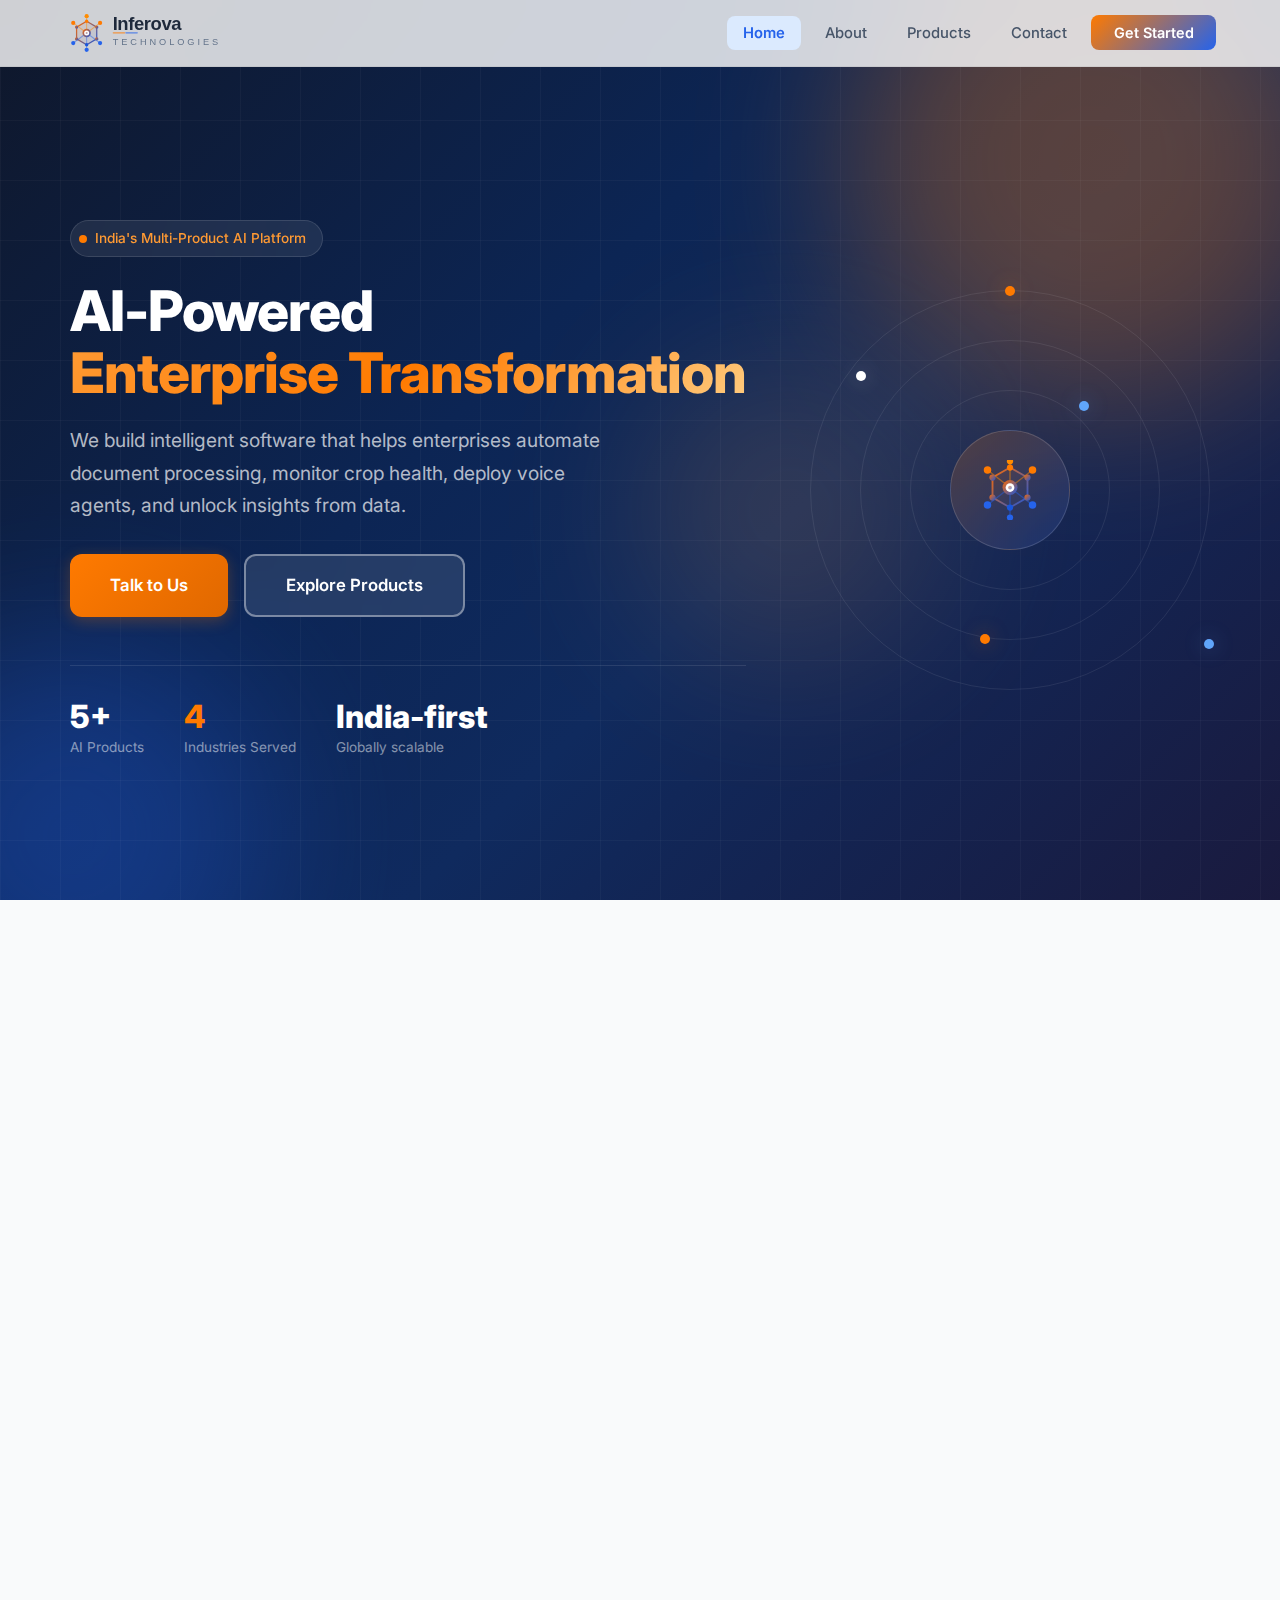
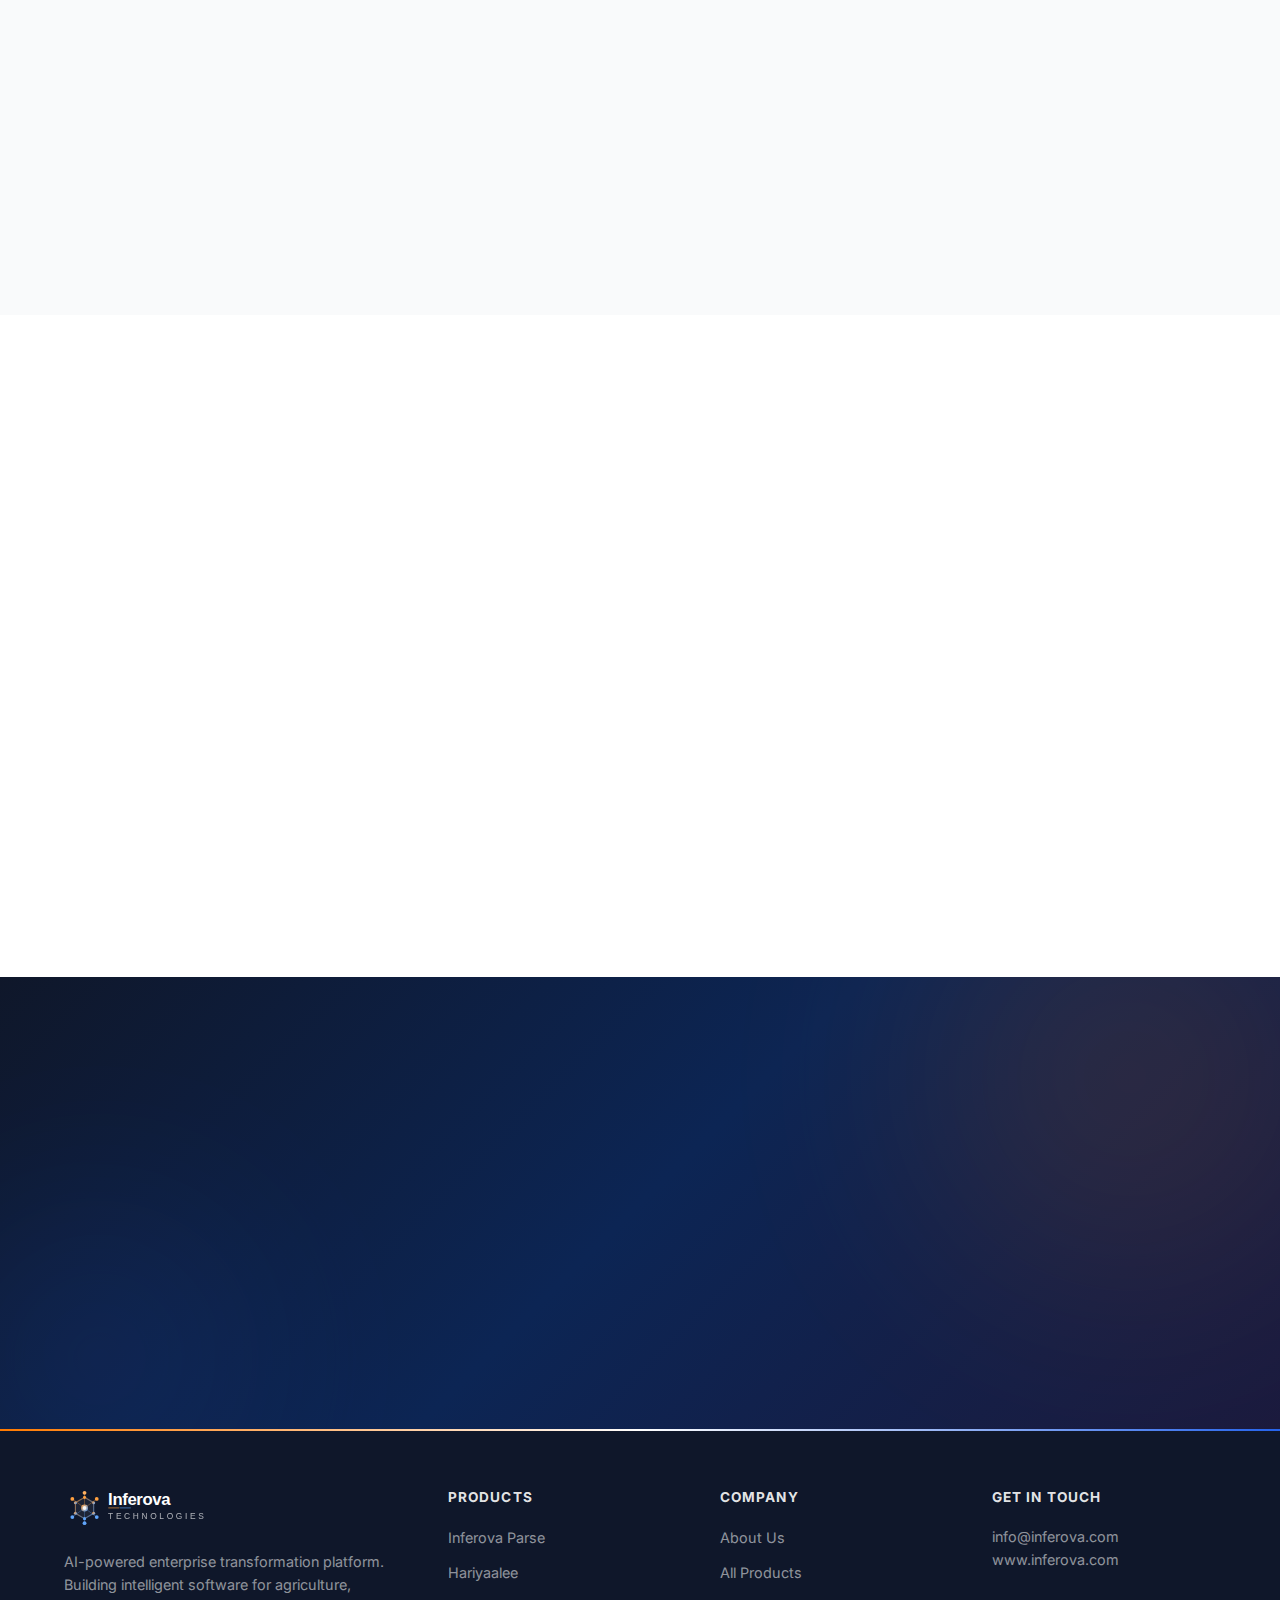
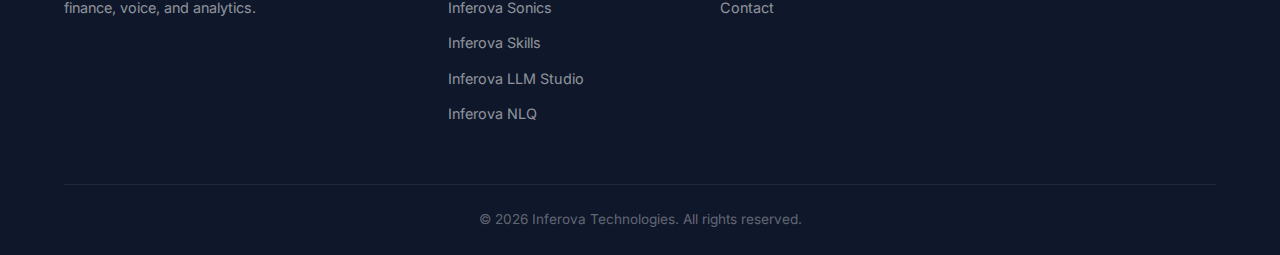
<file: index.html>
<!DOCTYPE html>
<html lang="en">
<head>
    <meta charset="UTF-8">
    <meta name="viewport" content="width=device-width, initial-scale=1.0">
    <title>Inferova Technologies - AI-Powered Enterprise Transformation</title>
    <link rel="icon" type="image/svg+xml" href="assets/logo-icon.svg">
    <link rel="preconnect" href="https://fonts.googleapis.com">
    <link rel="preconnect" href="https://fonts.gstatic.com" crossorigin>
    <link href="https://fonts.googleapis.com/css2?family=Inter:wght@400;500;600;700;800&display=swap" rel="stylesheet">
    <link rel="stylesheet" href="styles.css">
</head>
<body>
    <header>
        <nav class="navbar">
            <div class="container">
                <a href="index.html" class="logo">
                    <img src="assets/logo.svg" alt="Inferova Technologies" class="logo-img">
                </a>
                <ul class="nav-links">
                    <li><a href="index.html" class="active">Home</a></li>
                    <li><a href="about.html">About</a></li>
                    <li><a href="services.html">Products</a></li>
                    <li><a href="contact.html">Contact</a></li>
                    <li><a href="contact.html" class="btn-nav">Get Started</a></li>
                </ul>
                <div class="hamburger">
                    <span></span>
                    <span></span>
                    <span></span>
                </div>
            </div>
        </nav>
    </header>

    <main>
        <!-- HERO -->
        <section class="hero">
            <div class="hero-bg-pattern">
                <div class="orb orb-1"></div>
                <div class="orb orb-2"></div>
                <div class="orb orb-3"></div>
            </div>
            <div class="hero-grid-bg"></div>

            <div class="container">
                <div class="hero-content">
                    <div class="hero-badge">
                        <span class="badge-dot"></span>
                        India's Multi-Product AI Platform
                    </div>
                    <h2>
                        AI-Powered<br>
                        <span class="text-gradient">Enterprise Transformation</span>
                    </h2>
                    <p>We build intelligent software that helps enterprises automate document processing, monitor crop health, deploy voice agents, and unlock insights from data.</p>
                    <div class="cta-buttons">
                        <a href="contact.html" class="btn btn-saffron btn-lg">Talk to Us</a>
                        <a href="services.html" class="btn btn-outline-white btn-lg">Explore Products</a>
                    </div>
                    <div class="hero-stats">
                        <div class="hero-stat">
                            <h4><span data-count="6" data-suffix="+">0+</span></h4>
                            <p>AI Products</p>
                        </div>
                        <div class="hero-stat">
                            <h4><span class="stat-accent" data-count="5" data-suffix="">0</span></h4>
                            <p>Industries Served</p>
                        </div>
                        <div class="hero-stat">
                            <h4>India-first</h4>
                            <p>Globally scalable</p>
                        </div>
                    </div>
                </div>

                <div class="hero-visual">
                    <div class="hero-visual-ring">
                        <span class="ring-node saffron" style="top: 0; left: 50%; transform: translate(-50%, -50%);"></span>
                        <span class="ring-node blue" style="bottom: 10%; right: 0; transform: translate(50%, 0);"></span>
                    </div>
                    <div class="hero-visual-ring">
                        <span class="ring-node white" style="top: 10%; left: 0; transform: translate(-50%, 0);"></span>
                        <span class="ring-node saffron" style="bottom: 0; left: 40%; transform: translate(0, 50%);"></span>
                    </div>
                    <div class="hero-visual-ring">
                        <span class="ring-node blue" style="top: 5%; right: 10%;"></span>
                    </div>
                    <div class="hero-visual-center">
                        <img src="assets/logo-icon.svg" alt="Inferova">
                    </div>
                </div>
            </div>
        </section>

        <!-- PRODUCTS -->
        <section class="section section-gray">
            <div class="container">
                <div class="section-header reveal">
                    <div class="section-label">What We Build</div>
                    <h2>Our Products</h2>
                    <p>A suite of AI-powered tools designed to solve real problems across agriculture, finance, voice, and enterprise analytics.</p>
                </div>
                <div class="features-grid">
                    <div class="feature-card reveal reveal-delay-1">
                        <div class="icon saffron-bg">&#128196;</div>
                        <h3>Inferova Parse</h3>
                        <div class="card-subtitle">Document Intelligence</div>
                        <p>Extract structured data from invoices, loan applications, insurance forms, and more with AI that understands your documents.</p>
                    </div>
                    <div class="feature-card reveal reveal-delay-2">
                        <div class="icon">&#127793;</div>
                        <h3>Hariyaalee</h3>
                        <div class="card-subtitle">AgriTech Platform</div>
                        <p>Monitor plant health, detect diseases early, and optimize yields for commercial greenhouses and vertical farms.</p>
                    </div>
                    <div class="feature-card reveal reveal-delay-3">
                        <div class="icon saffron-bg">&#127908;</div>
                        <h3>Inferova Sonics</h3>
                        <div class="card-subtitle">Voice AI Platform</div>
                        <p>Deploy conversational voice agents that handle customer calls, book appointments, and automate support 24/7.</p>
                    </div>
                    <div class="feature-card reveal reveal-delay-1">
                        <div class="icon">&#128736;</div>
                        <h3>Inferova Skills</h3>
                        <div class="card-subtitle">AI Skills Marketplace</div>
                        <p>Discover and publish reusable AI agent capabilities. The marketplace for MCP-compatible skills and tools.</p>
                    </div>
                    <div class="feature-card reveal reveal-delay-2">
                        <div class="icon saffron-bg">&#129504;</div>
                        <h3>Inferova LLM Studio</h3>
                        <div class="card-subtitle">Enterprise LLM Platform</div>
                        <p>Fine-tune and deploy custom language models for your business without writing a single line of code.</p>
                    </div>
                    <div class="feature-card reveal reveal-delay-3">
                        <div class="icon">&#128202;</div>
                        <h3>Inferova NLQ</h3>
                        <div class="card-subtitle">Embedded Analytics</div>
                        <p>Let your users ask questions in plain English and get instant SQL-powered answers and visualizations.</p>
                    </div>
                </div>
            </div>
        </section>

        <!-- WHY INFEROVA -->
        <section class="section">
            <div class="container">
                <div class="section-header reveal">
                    <div class="section-label blue">Why Inferova</div>
                    <h2>Built Different</h2>
                    <p>We don't just build one AI product. We build the platform that powers your entire AI transformation.</p>
                </div>
                <div class="features-grid" style="grid-template-columns: repeat(auto-fit, minmax(280px, 1fr));">
                    <div class="feature-card reveal reveal-delay-1" style="text-align: center;">
                        <div class="icon saffron-bg" style="margin-left: auto; margin-right: auto;">&#127919;</div>
                        <h3>India-First Approach</h3>
                        <p>Built for Indian enterprises with local pricing, regional language support, and compliance-ready architectures.</p>
                    </div>
                    <div class="feature-card reveal reveal-delay-2" style="text-align: center;">
                        <div class="icon" style="margin-left: auto; margin-right: auto;">&#128279;</div>
                        <h3>Integrated Ecosystem</h3>
                        <p>Our products work together. Use Parse to extract data, Sonics to talk to customers, and NLQ to analyze it all.</p>
                    </div>
                    <div class="feature-card reveal reveal-delay-3" style="text-align: center;">
                        <div class="icon saffron-bg" style="margin-left: auto; margin-right: auto;">&#128640;</div>
                        <h3>Enterprise Ready</h3>
                        <p>SOC 2 compliant, on-prem deployment options, dedicated support, and SLAs that enterprises can rely on.</p>
                    </div>
                </div>
            </div>
        </section>

        <!-- CTA -->
        <section class="cta-section">
            <div class="container">
                <h2 class="reveal">Ready to Transform Your Enterprise?</h2>
                <p class="reveal reveal-delay-1">Whether you need document processing, crop intelligence, or voice automation &mdash; we've got you covered.</p>
                <a href="contact.html" class="btn btn-saffron btn-lg reveal reveal-delay-2">Start a Conversation</a>
            </div>
        </section>
    </main>

    <footer>
        <div class="container">
            <div class="footer-content">
                <div class="footer-section">
                    <img src="assets/logo-white.svg" alt="Inferova Technologies" class="footer-logo">
                    <p>AI-powered enterprise transformation platform. Building intelligent software for agriculture, finance, voice, and analytics.</p>
                </div>
                <div class="footer-section">
                    <h4>Products</h4>
                    <ul>
                        <li><a href="parse.html">Inferova Parse</a></li>
                        <li><a href="hariyaalee.html">Hariyaalee</a></li>
                        <li><a href="sonics.html">Inferova Sonics</a></li>
                        <li><a href="skills.html">Inferova Skills</a></li>
                        <li><a href="llm-studio.html">Inferova LLM Studio</a></li>
                        <li><a href="nlq.html">Inferova NLQ</a></li>
                    </ul>
                </div>
                <div class="footer-section">
                    <h4>Company</h4>
                    <ul>
                        <li><a href="about.html">About Us</a></li>
                        <li><a href="services.html">All Products</a></li>
                        <li><a href="contact.html">Contact</a></li>
                    </ul>
                </div>
                <div class="footer-section">
                    <h4>Get in Touch</h4>
                    <p>info@inferova.com</p>
                    <p>www.inferova.com</p>
                </div>
            </div>
            <div class="footer-bottom">
                <p>&copy; 2026 Inferova Technologies. All rights reserved.</p>
            </div>
        </div>
    </footer>

    <script src="script.js"></script>
</body>
</html>
</file>
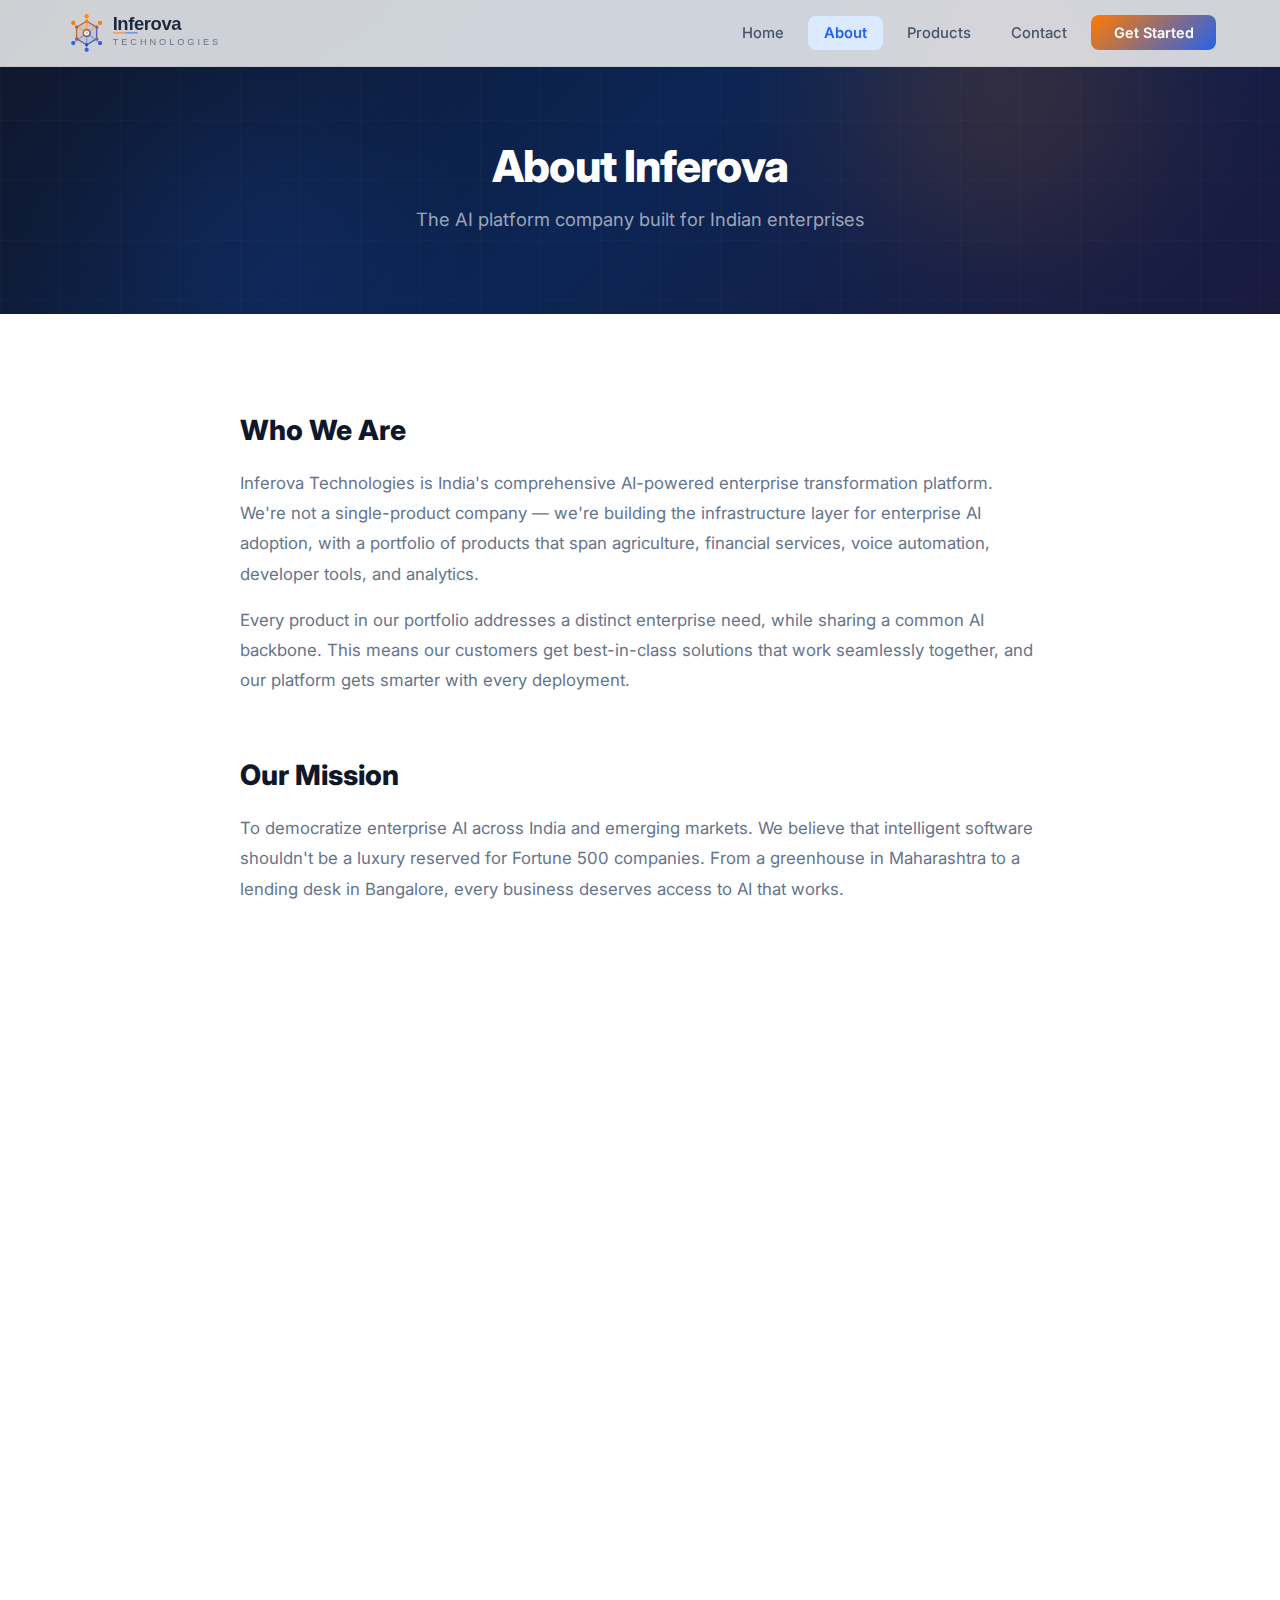
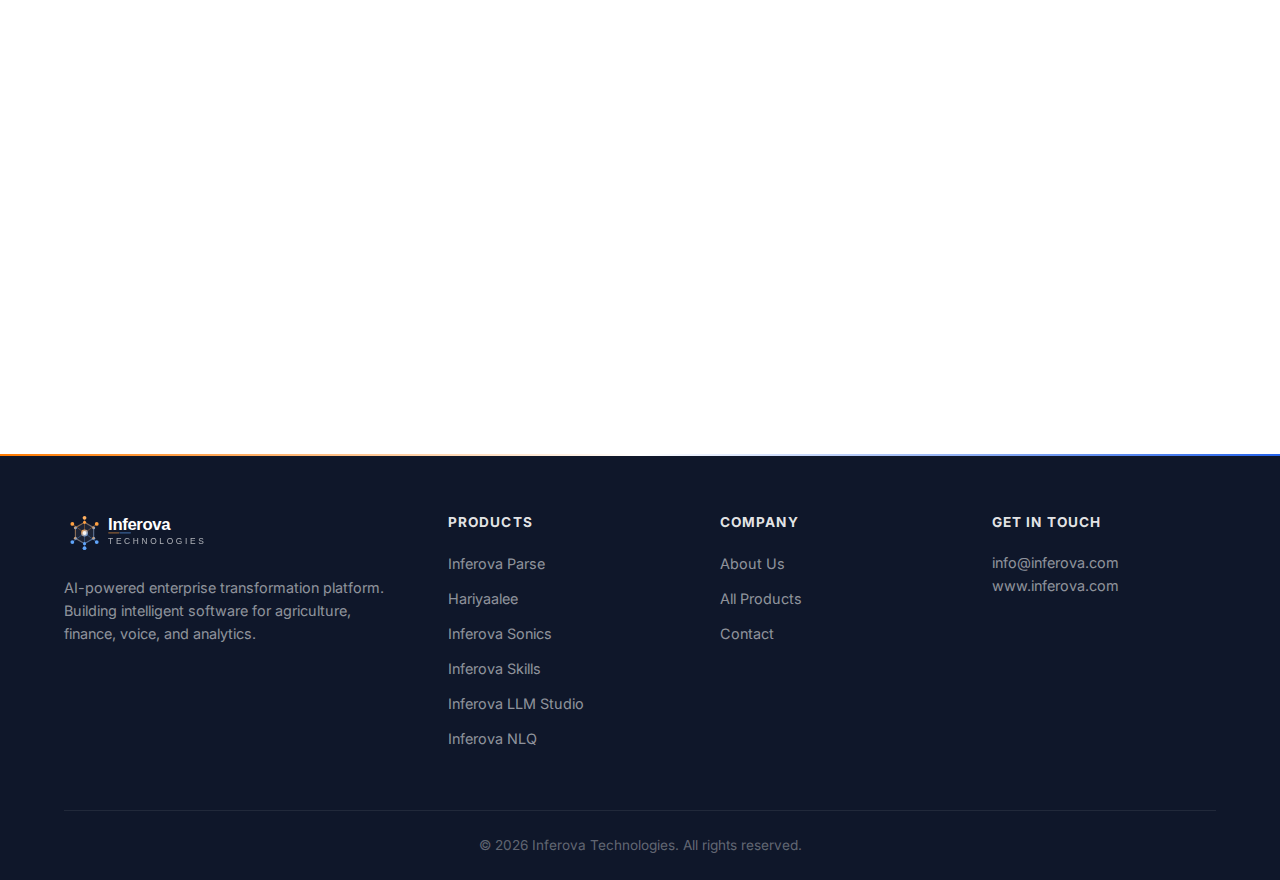
<file: about.html>
<!DOCTYPE html>
<html lang="en">
<head>
    <meta charset="UTF-8">
    <meta name="viewport" content="width=device-width, initial-scale=1.0">
    <title>About Us - Inferova Technologies</title>
    <link rel="icon" type="image/svg+xml" href="assets/logo-icon.svg">
    <link rel="preconnect" href="https://fonts.googleapis.com">
    <link rel="preconnect" href="https://fonts.gstatic.com" crossorigin>
    <link href="https://fonts.googleapis.com/css2?family=Inter:wght@400;500;600;700;800&display=swap" rel="stylesheet">
    <link rel="stylesheet" href="styles.css">
</head>
<body>
    <header>
        <nav class="navbar">
            <div class="container">
                <a href="index.html" class="logo">
                    <img src="assets/logo.svg" alt="Inferova Technologies" class="logo-img">
                </a>
                <ul class="nav-links">
                    <li><a href="index.html">Home</a></li>
                    <li><a href="about.html" class="active">About</a></li>
                    <li><a href="services.html">Products</a></li>
                    <li><a href="contact.html">Contact</a></li>
                    <li><a href="contact.html" class="btn-nav">Get Started</a></li>
                </ul>
                <div class="hamburger">
                    <span></span>
                    <span></span>
                    <span></span>
                </div>
            </div>
        </nav>
    </header>

    <main>
        <section class="page-hero">
            <div class="orb orb-saffron"></div>
            <div class="orb orb-blue"></div>
            <div class="container">
                <h2>About Inferova</h2>
                <p>The AI platform company built for Indian enterprises</p>
            </div>
        </section>

        <section class="section">
            <div class="container">
                <div class="about-content">
                    <div class="about-block reveal">
                        <h2>Who We Are</h2>
                        <p>Inferova Technologies is India's comprehensive AI-powered enterprise transformation platform. We're not a single-product company &mdash; we're building the infrastructure layer for enterprise AI adoption, with a portfolio of products that span agriculture, financial services, voice automation, developer tools, and analytics.</p>
                        <p>Every product in our portfolio addresses a distinct enterprise need, while sharing a common AI backbone. This means our customers get best-in-class solutions that work seamlessly together, and our platform gets smarter with every deployment.</p>
                    </div>

                    <div class="about-block reveal">
                        <h2>Our Mission</h2>
                        <p>To democratize enterprise AI across India and emerging markets. We believe that intelligent software shouldn't be a luxury reserved for Fortune 500 companies. From a greenhouse in Maharashtra to a lending desk in Bangalore, every business deserves access to AI that works.</p>
                    </div>

                    <div class="about-block reveal">
                        <h2>How We Work</h2>
                        <ul class="principles-list">
                            <li>
                                <span class="check-icon">&#10003;</span>
                                <div>
                                    <strong>Ship Fast, Learn Faster</strong>
                                    <p>We believe in getting products into customers' hands quickly, listening closely, and iterating every week.</p>
                                </div>
                            </li>
                            <li>
                                <span class="check-icon">&#10003;</span>
                                <div>
                                    <strong>Revenue Validates Everything</strong>
                                    <p>We measure success by whether customers pay for our products, not vanity metrics. Real value, real revenue.</p>
                                </div>
                            </li>
                            <li>
                                <span class="check-icon">&#10003;</span>
                                <div>
                                    <strong>India-First, Globally Ready</strong>
                                    <p>Our products are designed for Indian enterprises first &mdash; with local pricing, regional nuances, and compliance built in &mdash; then scaled globally.</p>
                                </div>
                            </li>
                            <li>
                                <span class="check-icon">&#10003;</span>
                                <div>
                                    <strong>Customer-Driven Roadmap</strong>
                                    <p>We don't build features in isolation. Every product decision is informed by what our customers actually need.</p>
                                </div>
                            </li>
                        </ul>
                    </div>

                    <div class="about-block reveal">
                        <h2>Leadership</h2>
                        <div class="leadership-grid">
                            <div class="leader-card">
                                <div class="leader-avatar saffron">KV</div>
                                <h3>Kumari Varsha</h3>
                                <p class="leader-role">Chief Executive Officer</p>
                            </div>
                        </div>
                    </div>
                </div>
            </div>
        </section>
    </main>

    <footer>
        <div class="container">
            <div class="footer-content">
                <div class="footer-section">
                    <img src="assets/logo-white.svg" alt="Inferova Technologies" class="footer-logo">
                    <p>AI-powered enterprise transformation platform. Building intelligent software for agriculture, finance, voice, and analytics.</p>
                </div>
                <div class="footer-section">
                    <h4>Products</h4>
                    <ul>
                        <li><a href="parse.html">Inferova Parse</a></li>
                        <li><a href="hariyaalee.html">Hariyaalee</a></li>
                        <li><a href="sonics.html">Inferova Sonics</a></li>
                        <li><a href="skills.html">Inferova Skills</a></li>
                        <li><a href="llm-studio.html">Inferova LLM Studio</a></li>
                        <li><a href="nlq.html">Inferova NLQ</a></li>
                    </ul>
                </div>
                <div class="footer-section">
                    <h4>Company</h4>
                    <ul>
                        <li><a href="about.html">About Us</a></li>
                        <li><a href="services.html">All Products</a></li>
                        <li><a href="contact.html">Contact</a></li>
                    </ul>
                </div>
                <div class="footer-section">
                    <h4>Get in Touch</h4>
                    <p>info@inferova.com</p>
                    <p>www.inferova.com</p>
                </div>
            </div>
            <div class="footer-bottom">
                <p>&copy; 2026 Inferova Technologies. All rights reserved.</p>
            </div>
        </div>
    </footer>

    <script src="script.js"></script>
</body>
</html>
</file>
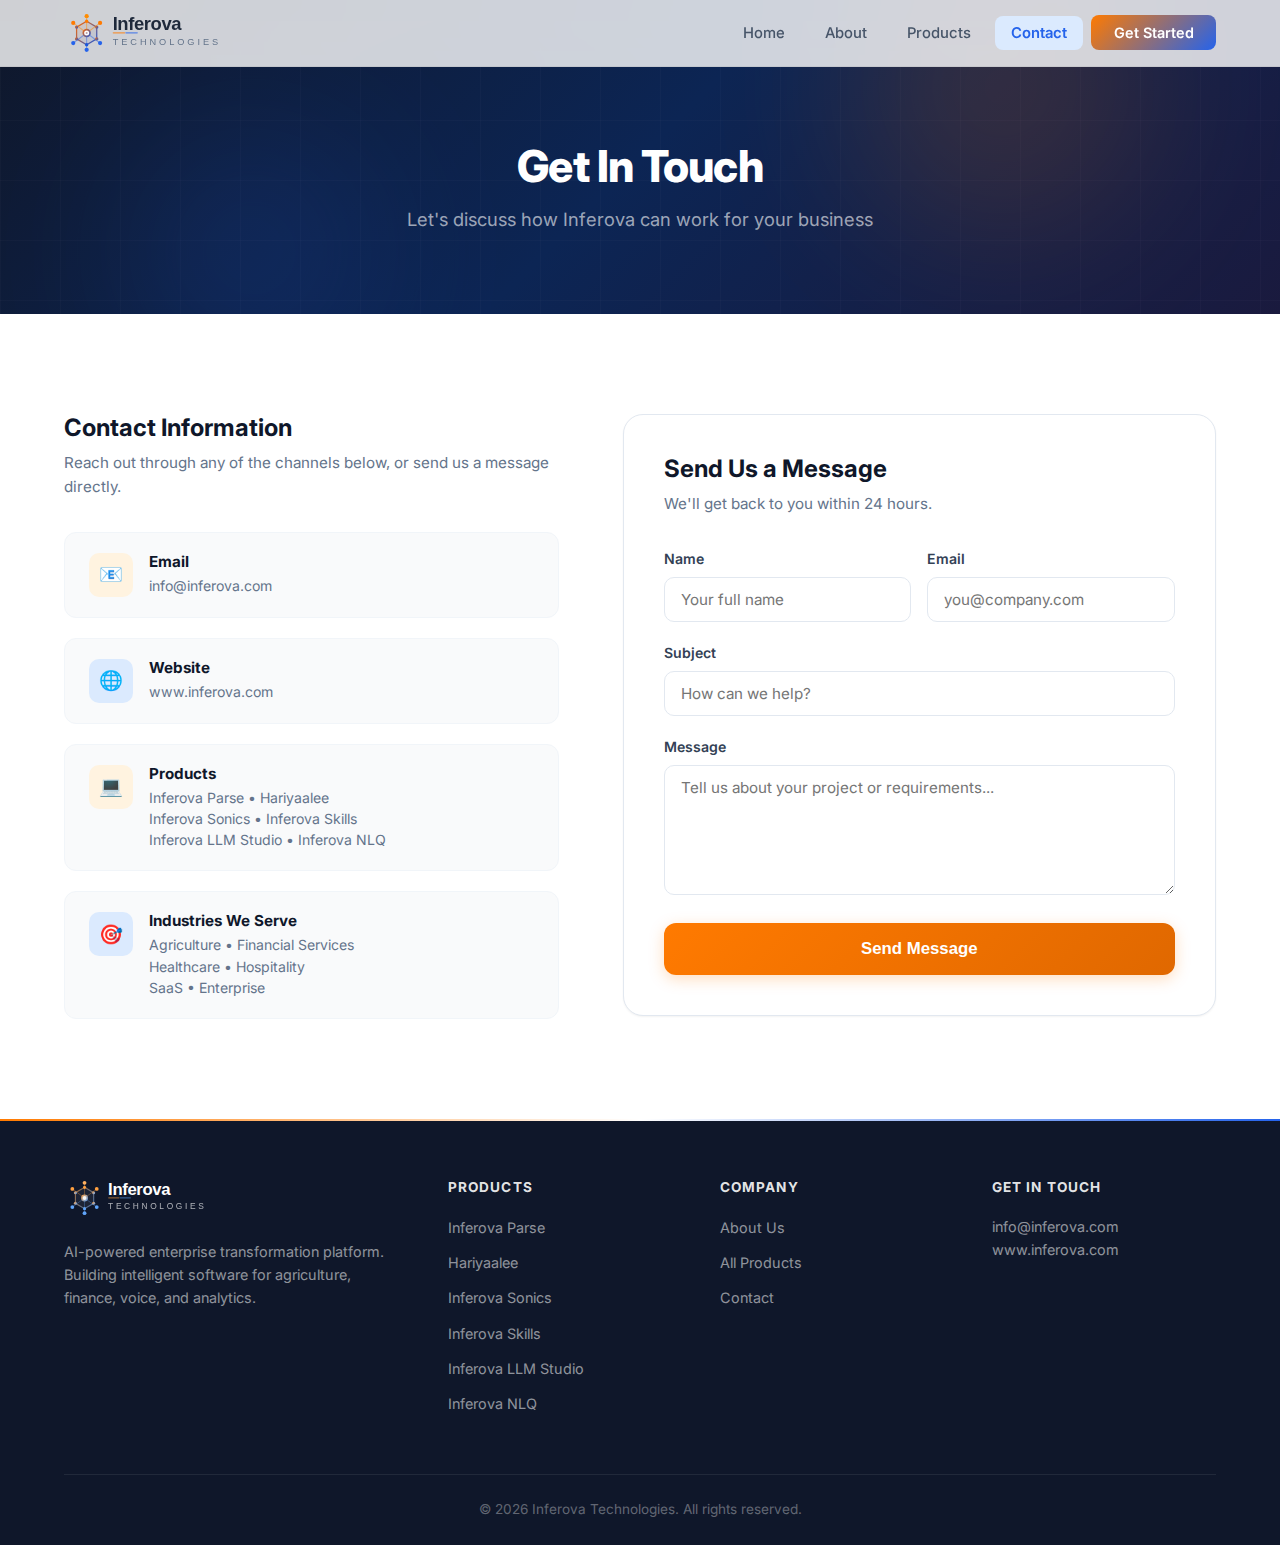
<file: contact.html>
<!DOCTYPE html>
<html lang="en">
<head>
    <meta charset="UTF-8">
    <meta name="viewport" content="width=device-width, initial-scale=1.0">
    <title>Contact Us - Inferova Technologies</title>
    <link rel="icon" type="image/svg+xml" href="assets/logo-icon.svg">
    <link rel="preconnect" href="https://fonts.googleapis.com">
    <link rel="preconnect" href="https://fonts.gstatic.com" crossorigin>
    <link href="https://fonts.googleapis.com/css2?family=Inter:wght@400;500;600;700;800&display=swap" rel="stylesheet">
    <link rel="stylesheet" href="styles.css">
</head>
<body>
    <header>
        <nav class="navbar">
            <div class="container">
                <a href="index.html" class="logo">
                    <img src="assets/logo.svg" alt="Inferova Technologies" class="logo-img">
                </a>
                <ul class="nav-links">
                    <li><a href="index.html">Home</a></li>
                    <li><a href="about.html">About</a></li>
                    <li><a href="services.html">Products</a></li>
                    <li><a href="contact.html" class="active">Contact</a></li>
                    <li><a href="contact.html" class="btn-nav">Get Started</a></li>
                </ul>
                <div class="hamburger">
                    <span></span>
                    <span></span>
                    <span></span>
                </div>
            </div>
        </nav>
    </header>

    <main>
        <section class="page-hero">
            <div class="orb orb-saffron"></div>
            <div class="orb orb-blue"></div>
            <div class="container">
                <h2>Get In Touch</h2>
                <p>Let's discuss how Inferova can work for your business</p>
            </div>
        </section>

        <section class="section">
            <div class="container">
                <div class="contact-grid">
                    <div class="reveal">
                        <h2 style="font-size: 1.5rem; margin-bottom: 0.5rem;">Contact Information</h2>
                        <p style="color: var(--gray-500); margin-bottom: 2rem; font-size: 0.95rem;">Reach out through any of the channels below, or send us a message directly.</p>

                        <div class="contact-info-cards">
                            <div class="contact-info-card">
                                <div class="info-icon saffron-bg">&#128231;</div>
                                <div>
                                    <h3>Email</h3>
                                    <p>info@inferova.com</p>
                                </div>
                            </div>
                            <div class="contact-info-card">
                                <div class="info-icon">&#127760;</div>
                                <div>
                                    <h3>Website</h3>
                                    <p>www.inferova.com</p>
                                </div>
                            </div>
                            <div class="contact-info-card">
                                <div class="info-icon saffron-bg">&#128187;</div>
                                <div>
                                    <h3>Products</h3>
                                    <p>Inferova Parse &bull; Hariyaalee<br>Inferova Sonics &bull; Inferova Skills<br>Inferova LLM Studio &bull; Inferova NLQ</p>
                                </div>
                            </div>
                            <div class="contact-info-card">
                                <div class="info-icon">&#127919;</div>
                                <div>
                                    <h3>Industries We Serve</h3>
                                    <p>Agriculture &bull; Financial Services<br>Healthcare &bull; Hospitality<br>SaaS &bull; Enterprise</p>
                                </div>
                            </div>
                        </div>
                    </div>

                    <div class="contact-form-wrapper reveal reveal-delay-2">
                        <h2>Send Us a Message</h2>
                        <p class="form-subtitle">We'll get back to you within 24 hours.</p>
                        <form id="contactForm">
                            <div class="form-row">
                                <div class="form-group">
                                    <label for="name">Name</label>
                                    <input type="text" id="name" name="name" placeholder="Your full name" required>
                                </div>
                                <div class="form-group">
                                    <label for="email">Email</label>
                                    <input type="email" id="email" name="email" placeholder="you@company.com" required>
                                </div>
                            </div>
                            <div class="form-group">
                                <label for="subject">Subject</label>
                                <input type="text" id="subject" name="subject" placeholder="How can we help?" required>
                            </div>
                            <div class="form-group">
                                <label for="message">Message</label>
                                <textarea id="message" name="message" placeholder="Tell us about your project or requirements..." required></textarea>
                            </div>
                            <button type="submit" class="btn btn-saffron btn-lg" style="width: 100%;">Send Message</button>
                        </form>
                    </div>
                </div>
            </div>
        </section>
    </main>

    <footer>
        <div class="container">
            <div class="footer-content">
                <div class="footer-section">
                    <img src="assets/logo-white.svg" alt="Inferova Technologies" class="footer-logo">
                    <p>AI-powered enterprise transformation platform. Building intelligent software for agriculture, finance, voice, and analytics.</p>
                </div>
                <div class="footer-section">
                    <h4>Products</h4>
                    <ul>
                        <li><a href="parse.html">Inferova Parse</a></li>
                        <li><a href="hariyaalee.html">Hariyaalee</a></li>
                        <li><a href="sonics.html">Inferova Sonics</a></li>
                        <li><a href="skills.html">Inferova Skills</a></li>
                        <li><a href="llm-studio.html">Inferova LLM Studio</a></li>
                        <li><a href="nlq.html">Inferova NLQ</a></li>
                    </ul>
                </div>
                <div class="footer-section">
                    <h4>Company</h4>
                    <ul>
                        <li><a href="about.html">About Us</a></li>
                        <li><a href="services.html">All Products</a></li>
                        <li><a href="contact.html">Contact</a></li>
                    </ul>
                </div>
                <div class="footer-section">
                    <h4>Get in Touch</h4>
                    <p>info@inferova.com</p>
                    <p>www.inferova.com</p>
                </div>
            </div>
            <div class="footer-bottom">
                <p>&copy; 2026 Inferova Technologies. All rights reserved.</p>
            </div>
        </div>
    </footer>

    <script src="script.js"></script>
</body>
</html>
</file>
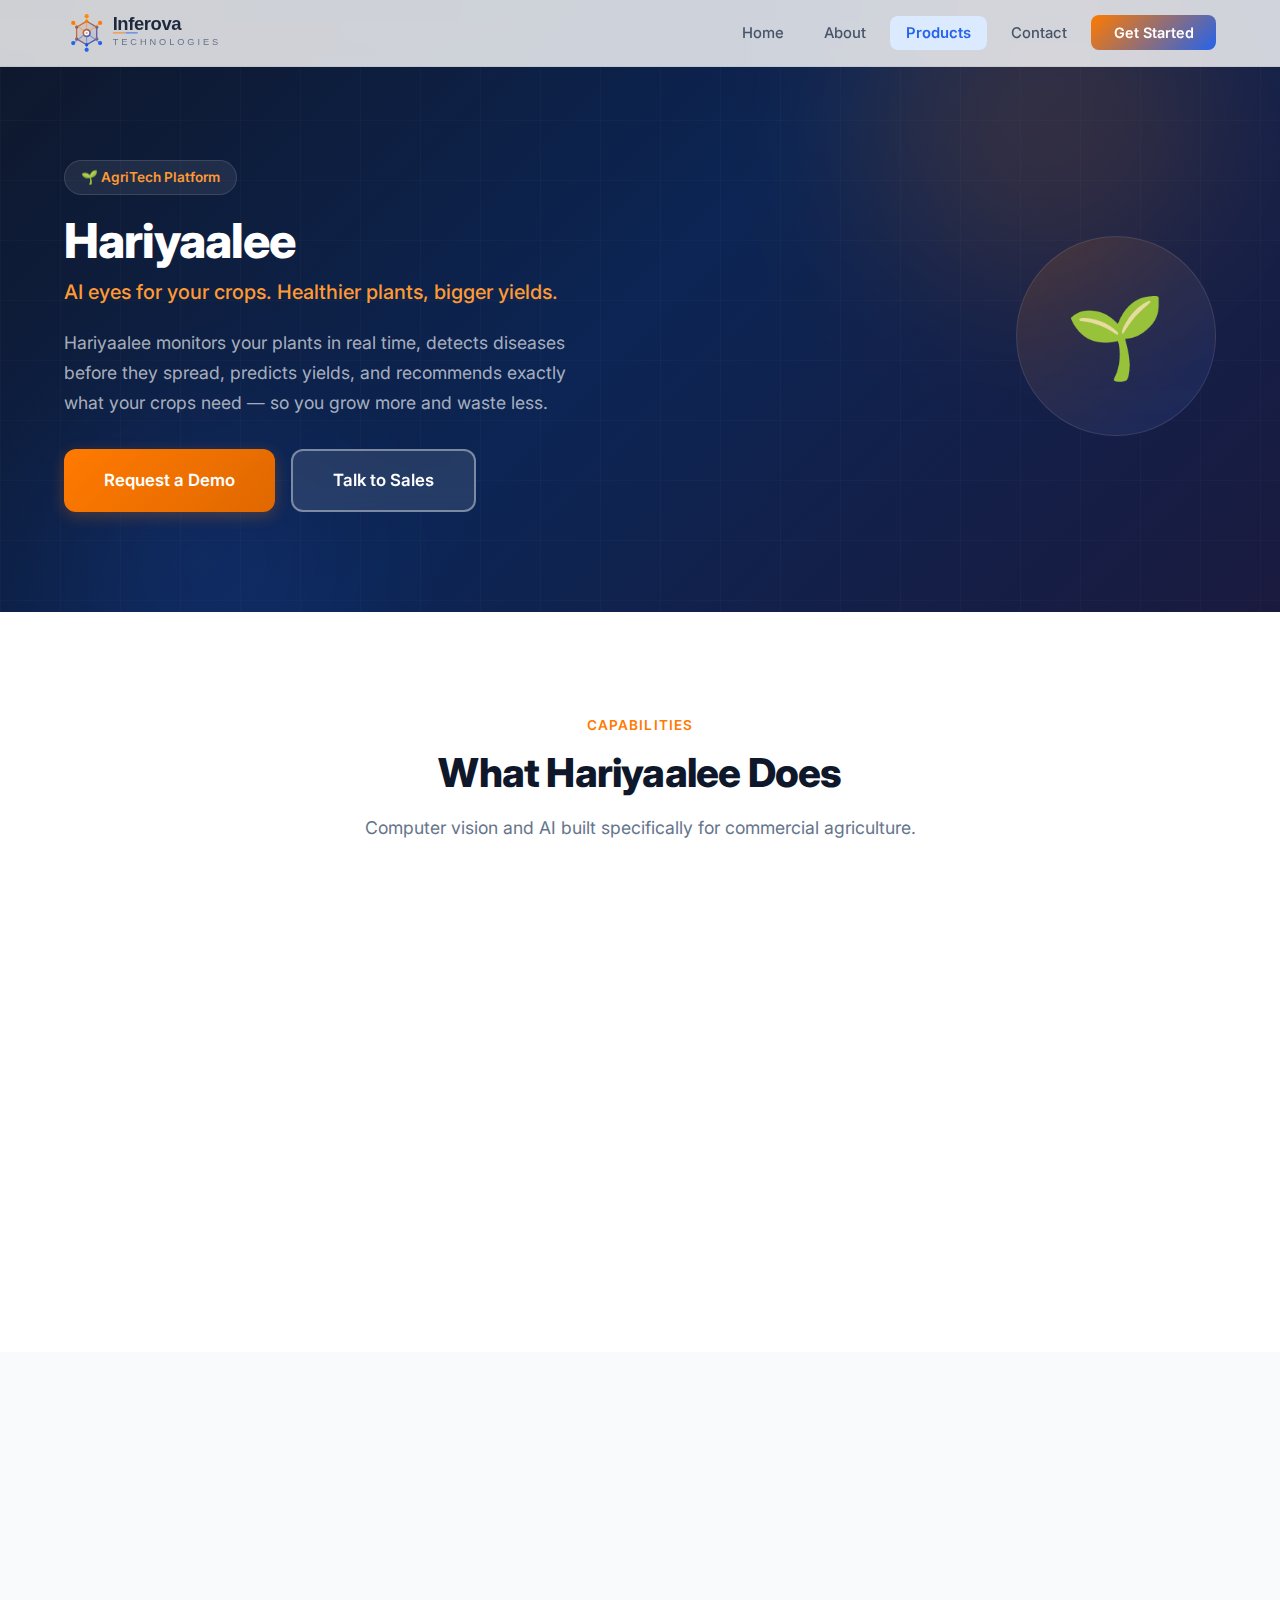
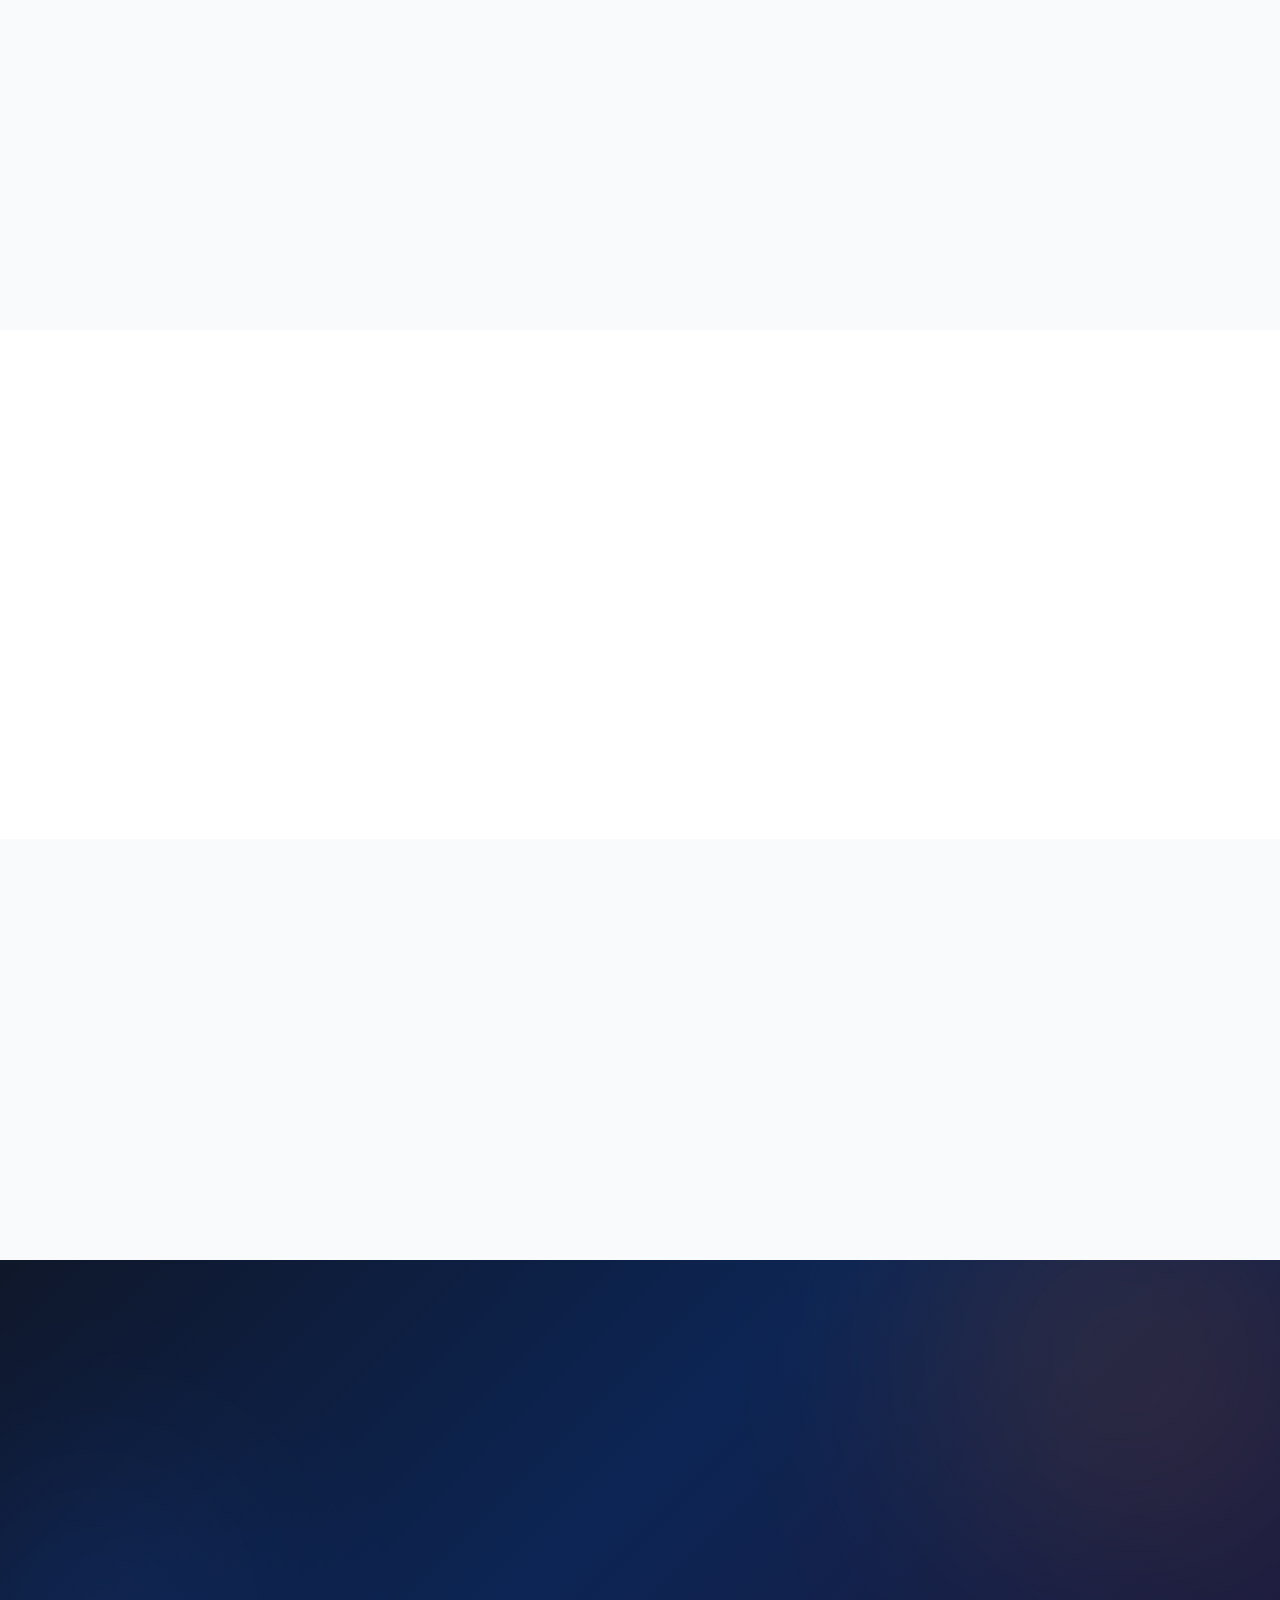
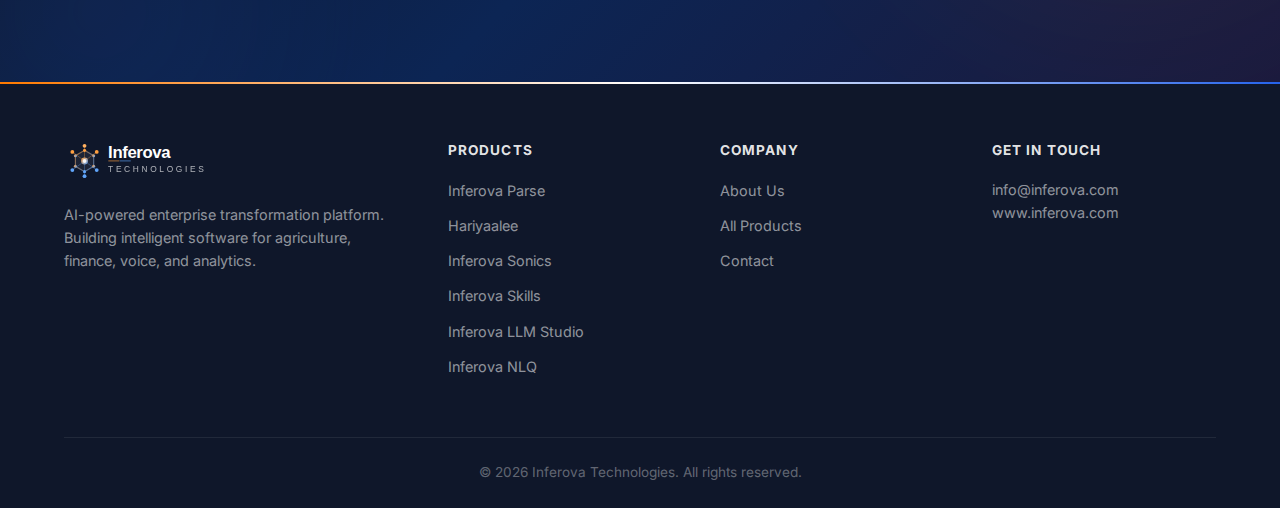
<file: hariyaalee.html>
<!DOCTYPE html>
<html lang="en">
<head>
    <meta charset="UTF-8">
    <meta name="viewport" content="width=device-width, initial-scale=1.0">
    <title>Hariyaalee - AgriTech Plant Health Intelligence</title>
    <link rel="icon" type="image/svg+xml" href="assets/logo-icon.svg">
    <link rel="preconnect" href="https://fonts.googleapis.com">
    <link rel="preconnect" href="https://fonts.gstatic.com" crossorigin>
    <link href="https://fonts.googleapis.com/css2?family=Inter:wght@400;500;600;700;800&display=swap" rel="stylesheet">
    <link rel="stylesheet" href="styles.css">
</head>
<body>
    <header>
        <nav class="navbar">
            <div class="container">
                <a href="index.html" class="logo"><img src="assets/logo.svg" alt="Inferova Technologies" class="logo-img"></a>
                <ul class="nav-links">
                    <li><a href="index.html">Home</a></li>
                    <li><a href="about.html">About</a></li>
                    <li><a href="services.html" class="active">Products</a></li>
                    <li><a href="contact.html">Contact</a></li>
                    <li><a href="contact.html" class="btn-nav">Get Started</a></li>
                </ul>
                <div class="hamburger"><span></span><span></span><span></span></div>
            </div>
        </nav>
    </header>

    <main>
        <section class="product-hero">
            <div class="orb orb-1"></div>
            <div class="orb orb-2"></div>
            <div class="container">
                <div class="product-hero-content">
                    <div class="product-label">&#127793; AgriTech Platform</div>
                    <h1>Hariyaalee</h1>
                    <div class="product-tagline">AI eyes for your crops. Healthier plants, bigger yields.</div>
                    <p>Hariyaalee monitors your plants in real time, detects diseases before they spread, predicts yields, and recommends exactly what your crops need &mdash; so you grow more and waste less.</p>
                    <div class="cta-buttons">
                        <a href="contact.html" class="btn btn-saffron btn-lg">Request a Demo</a>
                        <a href="contact.html" class="btn btn-outline-white btn-lg">Talk to Sales</a>
                    </div>
                </div>
                <div class="product-hero-icon">&#127793;</div>
            </div>
        </section>

        <section class="section">
            <div class="container">
                <div class="section-header reveal">
                    <div class="section-label">Capabilities</div>
                    <h2>What Hariyaalee Does</h2>
                    <p>Computer vision and AI built specifically for commercial agriculture.</p>
                </div>
                <div class="product-features-grid">
                    <div class="product-feature-item reveal reveal-delay-1">
                        <div class="pf-icon saffron">&#128269;</div>
                        <div>
                            <h3>Disease Detection</h3>
                            <p>Identify 50+ plant diseases from leaf images with over 95% accuracy. Catch problems before they become outbreaks.</p>
                        </div>
                    </div>
                    <div class="product-feature-item reveal reveal-delay-2">
                        <div class="pf-icon">&#128200;</div>
                        <div>
                            <h3>Yield Prediction</h3>
                            <p>ML models that predict harvest yields based on growth patterns, environmental data, and historical trends.</p>
                        </div>
                    </div>
                    <div class="product-feature-item reveal reveal-delay-3">
                        <div class="pf-icon saffron">&#127777;</div>
                        <div>
                            <h3>Environmental Monitoring</h3>
                            <p>Integrate with greenhouse sensors for temperature, humidity, soil moisture, and light tracking in one dashboard.</p>
                        </div>
                    </div>
                    <div class="product-feature-item reveal reveal-delay-1">
                        <div class="pf-icon">&#128276;</div>
                        <div>
                            <h3>Smart Alerts</h3>
                            <p>Automated notifications when plant health drops, conditions change, or intervention is needed. Never miss a critical window.</p>
                        </div>
                    </div>
                    <div class="product-feature-item reveal reveal-delay-2">
                        <div class="pf-icon saffron">&#128218;</div>
                        <div>
                            <h3>Treatment Recommendations</h3>
                            <p>AI-powered suggestions for fertilizers, pesticides, and care routines based on diagnosed conditions and crop type.</p>
                        </div>
                    </div>
                    <div class="product-feature-item reveal reveal-delay-3">
                        <div class="pf-icon">&#128241;</div>
                        <div>
                            <h3>Mobile-First</h3>
                            <p>Scan plants with your phone camera. Get instant diagnoses in the field, even with low connectivity.</p>
                        </div>
                    </div>
                </div>
            </div>
        </section>

        <section class="section section-gray">
            <div class="container">
                <div class="section-header reveal">
                    <div class="section-label blue">How It Works</div>
                    <h2>From Scan to Action</h2>
                </div>
                <div class="steps-grid reveal">
                    <div class="step-card">
                        <h3>Capture</h3>
                        <p>Snap a photo of your plants using any smartphone, drone, or fixed camera system.</p>
                    </div>
                    <div class="step-card">
                        <h3>Analyze</h3>
                        <p>Hariyaalee's AI processes the image, identifies health issues, and cross-references with environmental data.</p>
                    </div>
                    <div class="step-card">
                        <h3>Act</h3>
                        <p>Receive actionable recommendations &mdash; what to treat, when to water, and how to optimize your growing conditions.</p>
                    </div>
                </div>
            </div>
        </section>

        <section class="section">
            <div class="container">
                <div class="section-header reveal">
                    <div class="section-label">Use Cases</div>
                    <h2>Who Uses Hariyaalee</h2>
                </div>
                <div class="usecases-grid">
                    <div class="usecase-card reveal reveal-delay-1">
                        <h3>Commercial Greenhouses</h3>
                        <p>Monitor thousands of plants across multiple zones. Detect issues early and reduce crop loss by up to 40%.</p>
                    </div>
                    <div class="usecase-card reveal reveal-delay-2">
                        <h3>Vertical Farms</h3>
                        <p>Optimize indoor growing conditions with AI. Integrate with hydroponic and aeroponic systems for precision farming.</p>
                    </div>
                    <div class="usecase-card reveal reveal-delay-3">
                        <h3>Agricultural Advisory</h3>
                        <p>Agronomists and crop advisors use Hariyaalee to provide data-backed recommendations to their farmer networks.</p>
                    </div>
                    <div class="usecase-card reveal reveal-delay-1">
                        <h3>Large-Scale Growers</h3>
                        <p>From cotton fields to fruit orchards &mdash; aerial imagery analysis for field-level health insights at scale.</p>
                    </div>
                </div>
            </div>
        </section>

        <section class="section section-gray">
            <div class="container">
                <div class="section-header reveal">
                    <div class="section-label blue">Explore More</div>
                    <h2>Other Products</h2>
                </div>
                <div class="other-products reveal">
                    <a href="parse.html" class="other-product-card"><span class="op-icon">&#128196;</span><div><h4>Inferova Parse</h4><p>Document Intelligence</p></div></a>
                    <a href="sonics.html" class="other-product-card"><span class="op-icon">&#127908;</span><div><h4>Inferova Sonics</h4><p>Voice AI</p></div></a>
                    <a href="skills.html" class="other-product-card"><span class="op-icon">&#128736;</span><div><h4>Inferova Skills</h4><p>AI Marketplace</p></div></a>
                    <a href="llm-studio.html" class="other-product-card"><span class="op-icon">&#129504;</span><div><h4>LLM Studio</h4><p>Enterprise LLM</p></div></a>
                    <a href="nlq.html" class="other-product-card"><span class="op-icon">&#128202;</span><div><h4>Inferova NLQ</h4><p>Embedded Analytics</p></div></a>
                </div>
            </div>
        </section>

        <section class="cta-section">
            <div class="container">
                <h2 class="reveal">Ready to Grow Smarter?</h2>
                <p class="reveal reveal-delay-1">See how Hariyaalee can protect your crops and improve your yields.</p>
                <a href="contact.html" class="btn btn-saffron btn-lg reveal reveal-delay-2">Request a Demo</a>
            </div>
        </section>
    </main>

    <footer>
        <div class="container">
            <div class="footer-content">
                <div class="footer-section"><img src="assets/logo-white.svg" alt="Inferova Technologies" class="footer-logo"><p>AI-powered enterprise transformation platform. Building intelligent software for agriculture, finance, voice, and analytics.</p></div>
                <div class="footer-section"><h4>Products</h4><ul><li><a href="parse.html">Inferova Parse</a></li><li><a href="hariyaalee.html">Hariyaalee</a></li><li><a href="sonics.html">Inferova Sonics</a></li><li><a href="skills.html">Inferova Skills</a></li><li><a href="llm-studio.html">Inferova LLM Studio</a></li><li><a href="nlq.html">Inferova NLQ</a></li></ul></div>
                <div class="footer-section"><h4>Company</h4><ul><li><a href="about.html">About Us</a></li><li><a href="services.html">All Products</a></li><li><a href="contact.html">Contact</a></li></ul></div>
                <div class="footer-section"><h4>Get in Touch</h4><p>info@inferova.com</p><p>www.inferova.com</p></div>
            </div>
            <div class="footer-bottom"><p>&copy; 2026 Inferova Technologies. All rights reserved.</p></div>
        </div>
    </footer>
    <script src="script.js"></script>
</body>
</html>
</file>
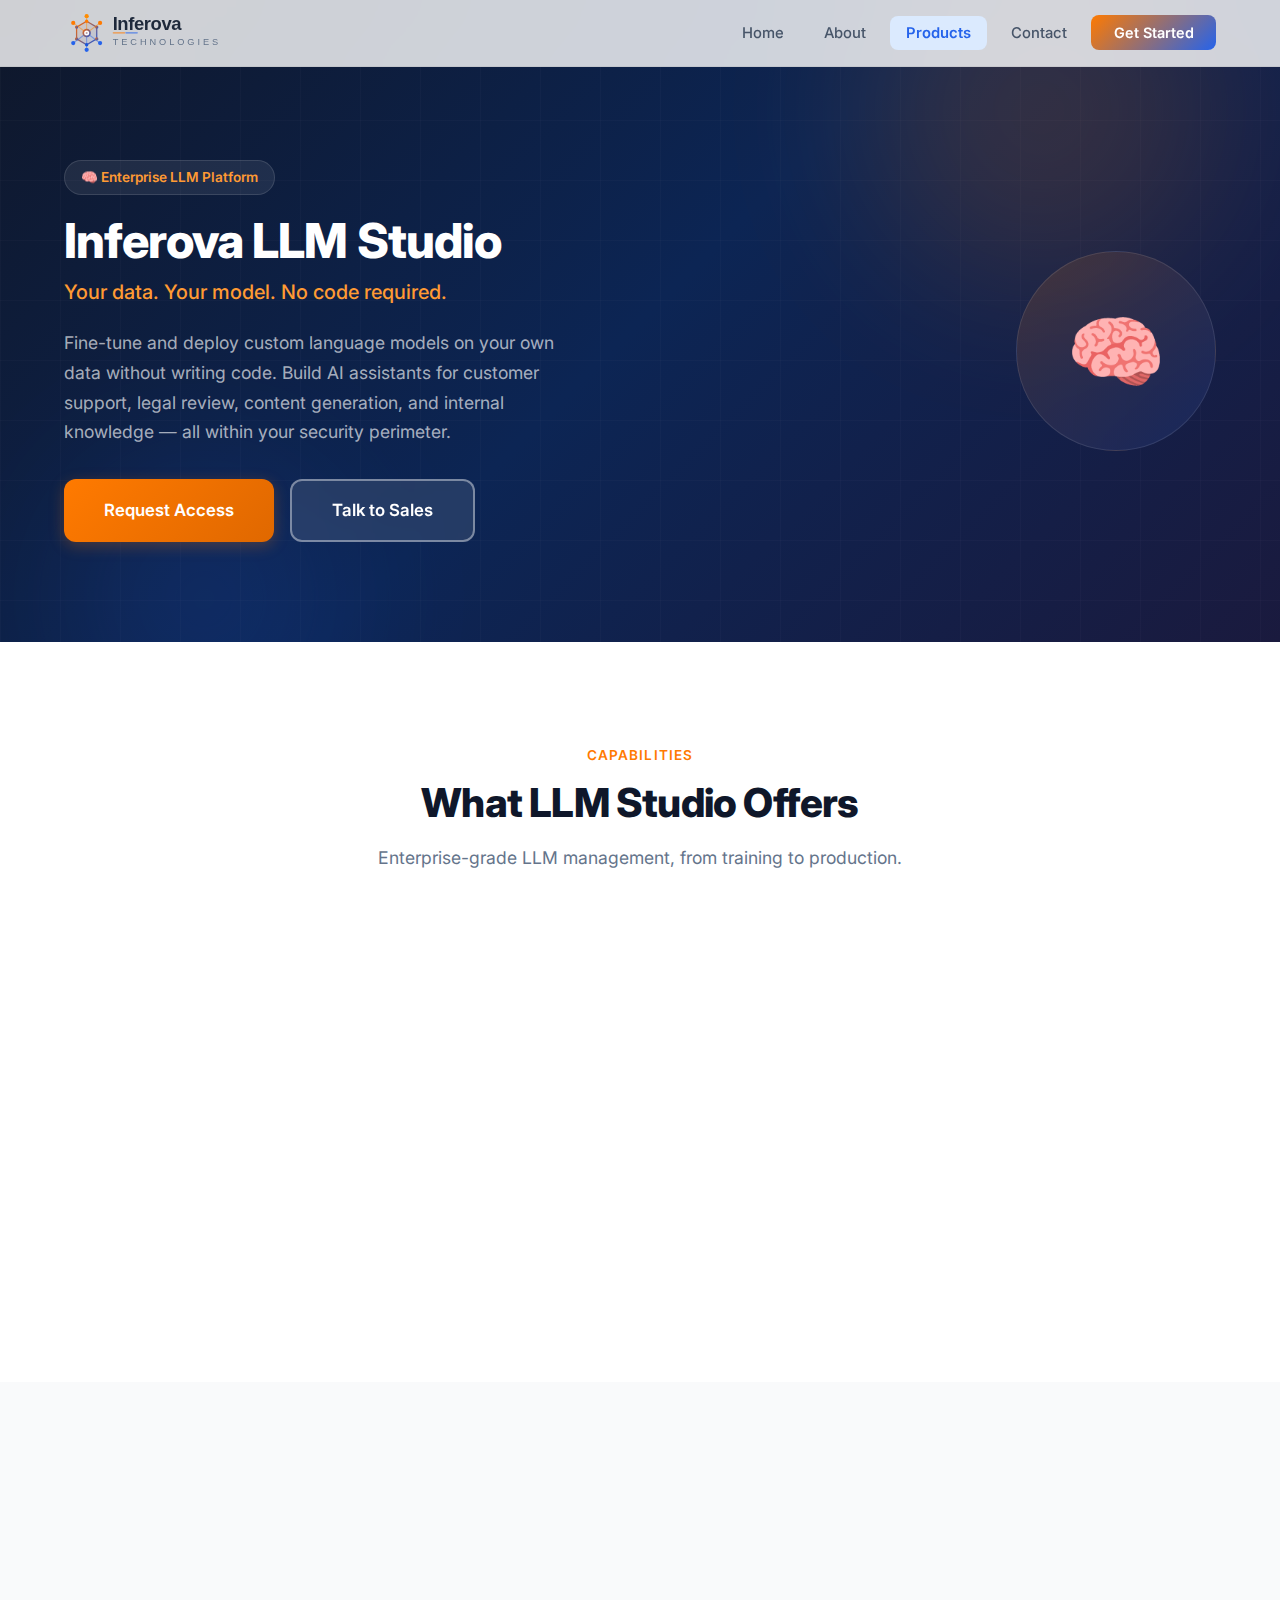
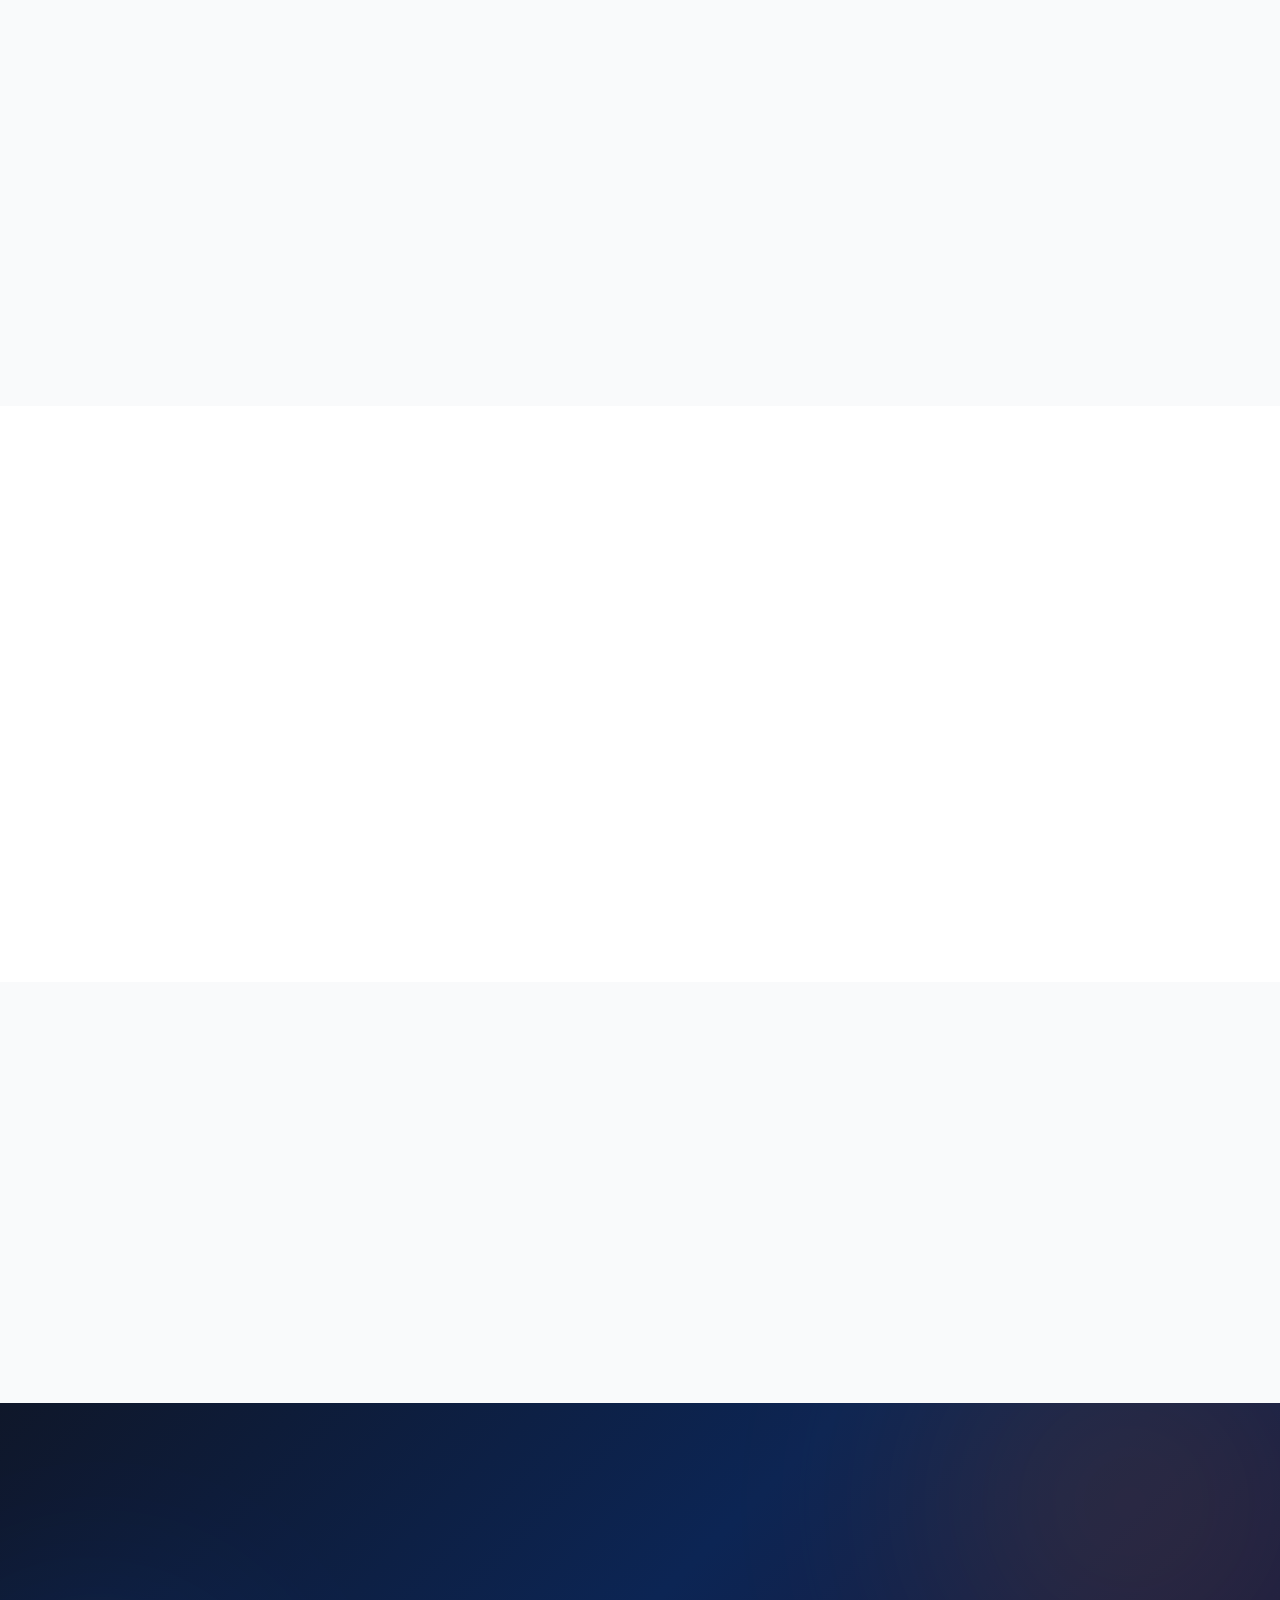
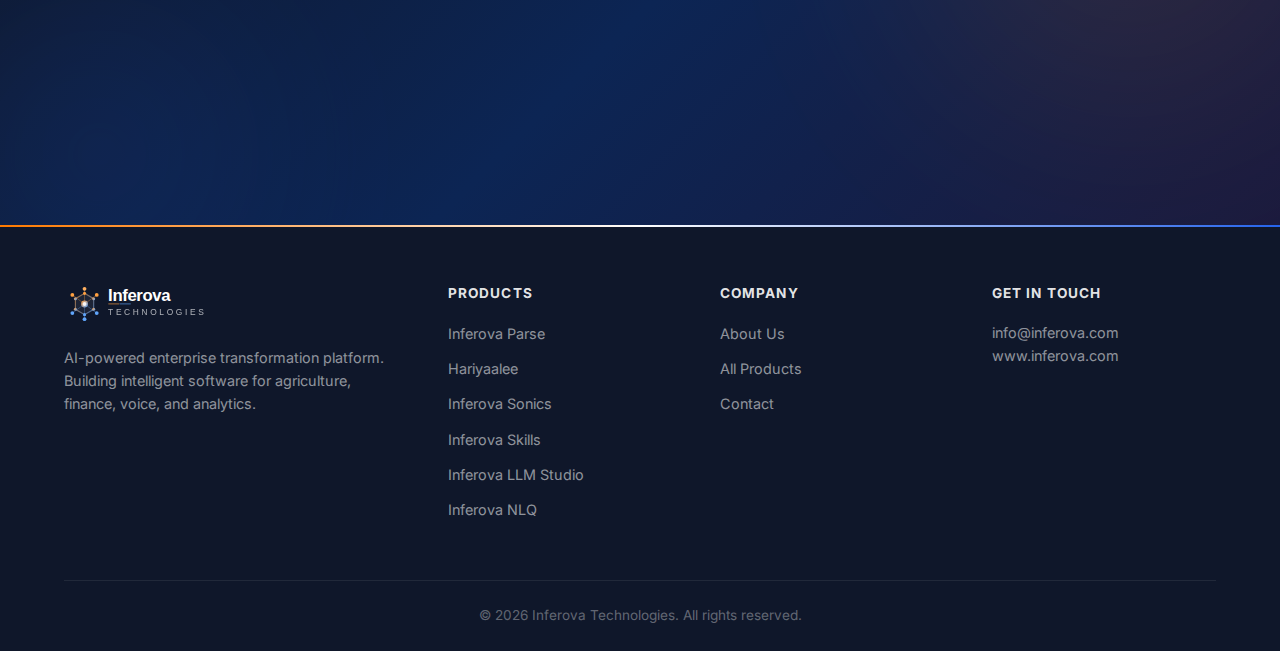
<file: llm-studio.html>
<!DOCTYPE html>
<html lang="en">
<head>
    <meta charset="UTF-8">
    <meta name="viewport" content="width=device-width, initial-scale=1.0">
    <title>Inferova LLM Studio - Enterprise LLM Platform</title>
    <link rel="icon" type="image/svg+xml" href="assets/logo-icon.svg">
    <link rel="preconnect" href="https://fonts.googleapis.com">
    <link rel="preconnect" href="https://fonts.gstatic.com" crossorigin>
    <link href="https://fonts.googleapis.com/css2?family=Inter:wght@400;500;600;700;800&display=swap" rel="stylesheet">
    <link rel="stylesheet" href="styles.css">
</head>
<body>
    <header>
        <nav class="navbar">
            <div class="container">
                <a href="index.html" class="logo"><img src="assets/logo.svg" alt="Inferova Technologies" class="logo-img"></a>
                <ul class="nav-links">
                    <li><a href="index.html">Home</a></li><li><a href="about.html">About</a></li><li><a href="services.html" class="active">Products</a></li><li><a href="contact.html">Contact</a></li><li><a href="contact.html" class="btn-nav">Get Started</a></li>
                </ul>
                <div class="hamburger"><span></span><span></span><span></span></div>
            </div>
        </nav>
    </header>

    <main>
        <section class="product-hero">
            <div class="orb orb-1"></div><div class="orb orb-2"></div>
            <div class="container">
                <div class="product-hero-content">
                    <div class="product-label">&#129504; Enterprise LLM Platform</div>
                    <h1>Inferova LLM Studio</h1>
                    <div class="product-tagline">Your data. Your model. No code required.</div>
                    <p>Fine-tune and deploy custom language models on your own data without writing code. Build AI assistants for customer support, legal review, content generation, and internal knowledge &mdash; all within your security perimeter.</p>
                    <div class="cta-buttons">
                        <a href="contact.html" class="btn btn-saffron btn-lg">Request Access</a>
                        <a href="contact.html" class="btn btn-outline-white btn-lg">Talk to Sales</a>
                    </div>
                </div>
                <div class="product-hero-icon">&#129504;</div>
            </div>
        </section>

        <section class="section">
            <div class="container">
                <div class="section-header reveal"><div class="section-label">Capabilities</div><h2>What LLM Studio Offers</h2><p>Enterprise-grade LLM management, from training to production.</p></div>
                <div class="product-features-grid">
                    <div class="product-feature-item reveal reveal-delay-1"><div class="pf-icon saffron">&#128218;</div><div><h3>No-Code Fine-Tuning</h3><p>Upload your data, configure parameters with sliders, and kick off training. No ML expertise needed.</p></div></div>
                    <div class="product-feature-item reveal reveal-delay-2"><div class="pf-icon">&#128640;</div><div><h3>One-Click Deployment</h3><p>Deploy fine-tuned models to production with a single click. Auto-scaling, load balancing, and monitoring included.</p></div></div>
                    <div class="product-feature-item reveal reveal-delay-3"><div class="pf-icon saffron">&#128274;</div><div><h3>Private & Secure</h3><p>Your data never leaves your environment. On-prem, VPC, or private cloud deployment options available.</p></div></div>
                    <div class="product-feature-item reveal reveal-delay-1"><div class="pf-icon">&#128295;</div><div><h3>Model Evaluation</h3><p>Built-in evaluation suite to test your models against benchmarks, custom test sets, and A/B comparisons.</p></div></div>
                    <div class="product-feature-item reveal reveal-delay-2"><div class="pf-icon saffron">&#128201;</div><div><h3>Cost Management</h3><p>Track compute costs per model, per deployment. Set budgets, alerts, and auto-scaling limits to control spend.</p></div></div>
                    <div class="product-feature-item reveal reveal-delay-3"><div class="pf-icon">&#128101;</div><div><h3>Team Collaboration</h3><p>Role-based access, experiment tracking, version control for models, and shared workspaces for ML teams.</p></div></div>
                </div>
            </div>
        </section>

        <section class="section section-gray">
            <div class="container">
                <div class="section-header reveal"><div class="section-label blue">How It Works</div><h2>From Data to Deployed Model</h2></div>
                <div class="steps-grid reveal">
                    <div class="step-card"><h3>Upload Your Data</h3><p>Bring your documents, conversation logs, or knowledge base. LLM Studio handles formatting and preprocessing.</p></div>
                    <div class="step-card"><h3>Fine-Tune</h3><p>Select a base model, configure training parameters, and start fine-tuning. Track progress in real time.</p></div>
                    <div class="step-card"><h3>Evaluate & Compare</h3><p>Test your model against benchmarks. Compare multiple versions side by side before going live.</p></div>
                    <div class="step-card"><h3>Deploy to Production</h3><p>One click to deploy. Get an API endpoint, embed in your app, or connect to your existing systems.</p></div>
                </div>
            </div>
        </section>

        <section class="section">
            <div class="container">
                <div class="section-header reveal"><div class="section-label">Use Cases</div><h2>What Enterprises Build With LLM Studio</h2></div>
                <div class="usecases-grid">
                    <div class="usecase-card reveal reveal-delay-1"><h3>Customer Support Bots</h3><p>Train a model on your support tickets and docs. Deploy a bot that resolves queries as accurately as your best agent.</p></div>
                    <div class="usecase-card reveal reveal-delay-2"><h3>Legal Document Review</h3><p>Fine-tune models to review contracts, extract clauses, and flag risks based on your firm's standards.</p></div>
                    <div class="usecase-card reveal reveal-delay-3"><h3>Content Generation</h3><p>Create brand-consistent marketing copy, product descriptions, and reports using models trained on your voice.</p></div>
                    <div class="usecase-card reveal reveal-delay-1"><h3>Internal Knowledge Assistant</h3><p>Build an AI that knows your company's policies, processes, and tribal knowledge. Answers employee questions instantly.</p></div>
                </div>
            </div>
        </section>

        <section class="section section-gray">
            <div class="container">
                <div class="section-header reveal"><div class="section-label blue">Explore More</div><h2>Other Products</h2></div>
                <div class="other-products reveal">
                    <a href="parse.html" class="other-product-card"><span class="op-icon">&#128196;</span><div><h4>Inferova Parse</h4><p>Document Intelligence</p></div></a>
                    <a href="hariyaalee.html" class="other-product-card"><span class="op-icon">&#127793;</span><div><h4>Hariyaalee</h4><p>AgriTech Platform</p></div></a>
                    <a href="sonics.html" class="other-product-card"><span class="op-icon">&#127908;</span><div><h4>Inferova Sonics</h4><p>Voice AI</p></div></a>
                    <a href="skills.html" class="other-product-card"><span class="op-icon">&#128736;</span><div><h4>Inferova Skills</h4><p>AI Marketplace</p></div></a>
                    <a href="nlq.html" class="other-product-card"><span class="op-icon">&#128202;</span><div><h4>Inferova NLQ</h4><p>Embedded Analytics</p></div></a>
                </div>
            </div>
        </section>

        <section class="cta-section">
            <div class="container">
                <h2 class="reveal">Ready to Build Your Custom AI?</h2>
                <p class="reveal reveal-delay-1">Fine-tune a model on your data and deploy it in production &mdash; no ML team required.</p>
                <a href="contact.html" class="btn btn-saffron btn-lg reveal reveal-delay-2">Request Access</a>
            </div>
        </section>
    </main>

    <footer>
        <div class="container">
            <div class="footer-content">
                <div class="footer-section"><img src="assets/logo-white.svg" alt="Inferova Technologies" class="footer-logo"><p>AI-powered enterprise transformation platform. Building intelligent software for agriculture, finance, voice, and analytics.</p></div>
                <div class="footer-section"><h4>Products</h4><ul><li><a href="parse.html">Inferova Parse</a></li><li><a href="hariyaalee.html">Hariyaalee</a></li><li><a href="sonics.html">Inferova Sonics</a></li><li><a href="skills.html">Inferova Skills</a></li><li><a href="llm-studio.html">Inferova LLM Studio</a></li><li><a href="nlq.html">Inferova NLQ</a></li></ul></div>
                <div class="footer-section"><h4>Company</h4><ul><li><a href="about.html">About Us</a></li><li><a href="services.html">All Products</a></li><li><a href="contact.html">Contact</a></li></ul></div>
                <div class="footer-section"><h4>Get in Touch</h4><p>info@inferova.com</p><p>www.inferova.com</p></div>
            </div>
            <div class="footer-bottom"><p>&copy; 2026 Inferova Technologies. All rights reserved.</p></div>
        </div>
    </footer>
    <script src="script.js"></script>
</body>
</html>
</file>
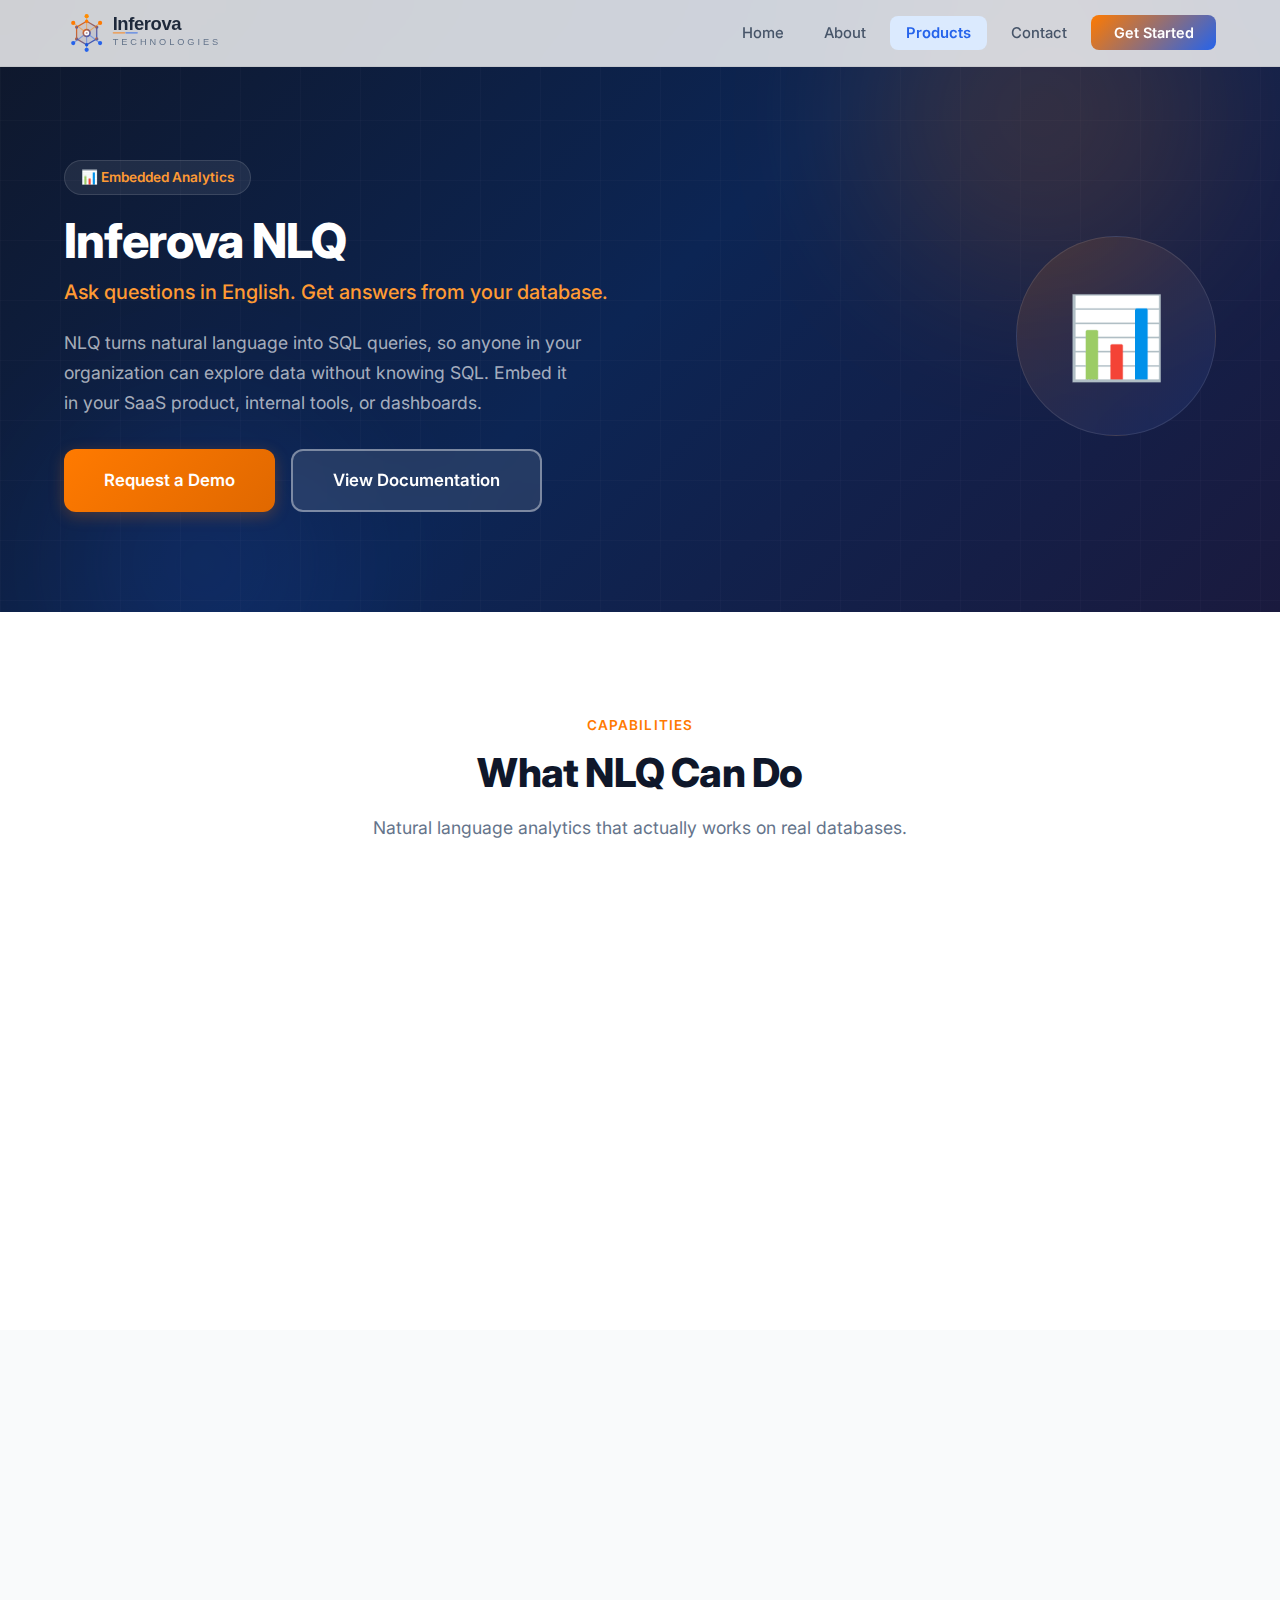
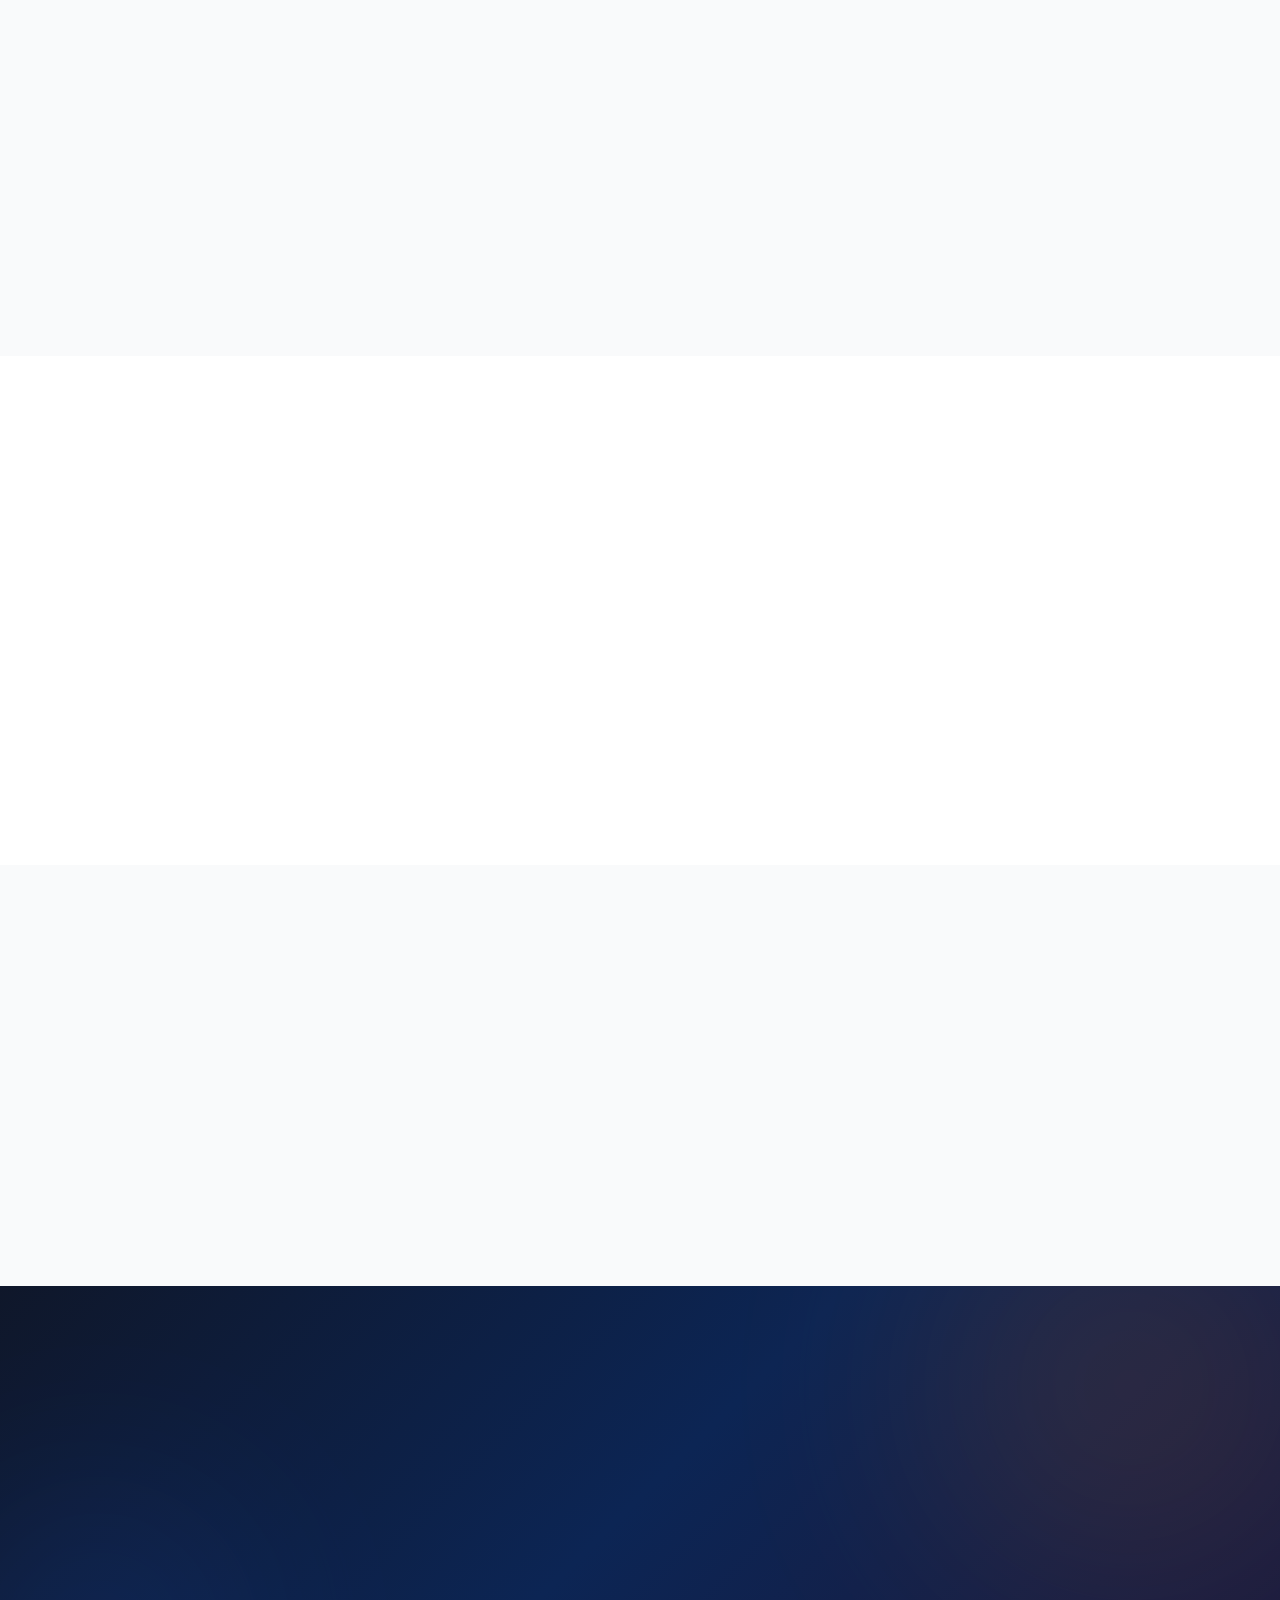
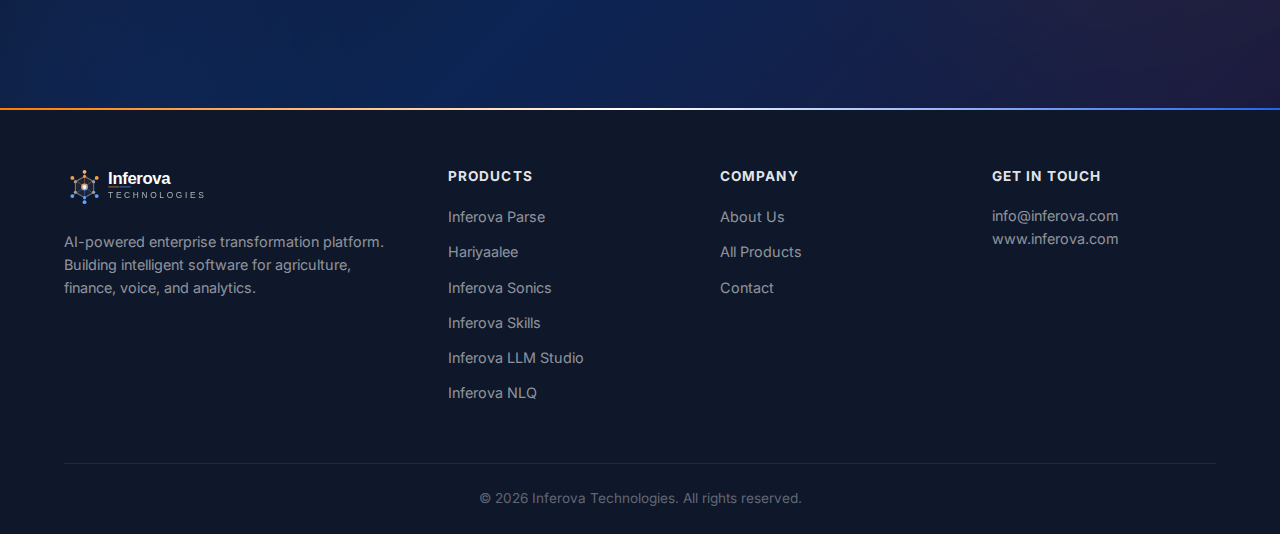
<file: nlq.html>
<!DOCTYPE html>
<html lang="en">
<head>
    <meta charset="UTF-8">
    <meta name="viewport" content="width=device-width, initial-scale=1.0">
    <title>Inferova NLQ - Embedded Analytics Engine</title>
    <link rel="icon" type="image/svg+xml" href="assets/logo-icon.svg">
    <link rel="preconnect" href="https://fonts.googleapis.com">
    <link rel="preconnect" href="https://fonts.gstatic.com" crossorigin>
    <link href="https://fonts.googleapis.com/css2?family=Inter:wght@400;500;600;700;800&display=swap" rel="stylesheet">
    <link rel="stylesheet" href="styles.css">
</head>
<body>
    <header>
        <nav class="navbar">
            <div class="container">
                <a href="index.html" class="logo"><img src="assets/logo.svg" alt="Inferova Technologies" class="logo-img"></a>
                <ul class="nav-links">
                    <li><a href="index.html">Home</a></li><li><a href="about.html">About</a></li><li><a href="services.html" class="active">Products</a></li><li><a href="contact.html">Contact</a></li><li><a href="contact.html" class="btn-nav">Get Started</a></li>
                </ul>
                <div class="hamburger"><span></span><span></span><span></span></div>
            </div>
        </nav>
    </header>

    <main>
        <section class="product-hero">
            <div class="orb orb-1"></div><div class="orb orb-2"></div>
            <div class="container">
                <div class="product-hero-content">
                    <div class="product-label">&#128202; Embedded Analytics</div>
                    <h1>Inferova NLQ</h1>
                    <div class="product-tagline">Ask questions in English. Get answers from your database.</div>
                    <p>NLQ turns natural language into SQL queries, so anyone in your organization can explore data without knowing SQL. Embed it in your SaaS product, internal tools, or dashboards.</p>
                    <div class="cta-buttons">
                        <a href="contact.html" class="btn btn-saffron btn-lg">Request a Demo</a>
                        <a href="contact.html" class="btn btn-outline-white btn-lg">View Documentation</a>
                    </div>
                </div>
                <div class="product-hero-icon">&#128202;</div>
            </div>
        </section>

        <section class="section">
            <div class="container">
                <div class="section-header reveal"><div class="section-label">Capabilities</div><h2>What NLQ Can Do</h2><p>Natural language analytics that actually works on real databases.</p></div>
                <div class="product-features-grid">
                    <div class="product-feature-item reveal reveal-delay-1"><div class="pf-icon saffron">&#128172;</div><div><h3>Natural Language Queries</h3><p>"Show me top 10 customers by revenue last quarter" &mdash; NLQ understands intent and generates accurate SQL.</p></div></div>
                    <div class="product-feature-item reveal reveal-delay-2"><div class="pf-icon">&#128202;</div><div><h3>Auto Visualizations</h3><p>NLQ picks the right chart type automatically &mdash; bar, line, pie, table &mdash; based on the data and the question.</p></div></div>
                    <div class="product-feature-item reveal reveal-delay-3"><div class="pf-icon saffron">&#128268;</div><div><h3>Embeddable Widget</h3><p>Drop a search bar into your product with a single script tag. Your users get self-serve analytics instantly.</p></div></div>
                    <div class="product-feature-item reveal reveal-delay-1"><div class="pf-icon">&#128274;</div><div><h3>Row-Level Security</h3><p>Queries respect your existing access controls. Users only see data they're authorized to access.</p></div></div>
                    <div class="product-feature-item reveal reveal-delay-2"><div class="pf-icon saffron">&#128640;</div><div><h3>Multi-Database Support</h3><p>PostgreSQL, MySQL, BigQuery, Snowflake, Redshift &mdash; connect any SQL database and start querying.</p></div></div>
                    <div class="product-feature-item reveal reveal-delay-3"><div class="pf-icon">&#128736;</div><div><h3>API & SDK</h3><p>RESTful API for custom integrations. SDKs for React, Vue, and vanilla JS for embedded use cases.</p></div></div>
                </div>
            </div>
        </section>

        <section class="section section-gray">
            <div class="container">
                <div class="section-header reveal"><div class="section-label blue">How It Works</div><h2>From Question to Answer in Seconds</h2></div>
                <div class="steps-grid reveal">
                    <div class="step-card"><h3>Connect Your Database</h3><p>Point NLQ at your database with a connection string. We scan schema and learn your data model automatically.</p></div>
                    <div class="step-card"><h3>Ask a Question</h3><p>Type a question in plain English. NLQ translates it to optimized SQL and runs it against your data.</p></div>
                    <div class="step-card"><h3>Get Instant Answers</h3><p>Results appear as tables and charts in seconds. Share, export, or embed the visualizations anywhere.</p></div>
                </div>
            </div>
        </section>

        <section class="section">
            <div class="container">
                <div class="section-header reveal"><div class="section-label">Use Cases</div><h2>Where NLQ Fits</h2></div>
                <div class="usecases-grid">
                    <div class="usecase-card reveal reveal-delay-1"><h3>SaaS Products</h3><p>Give your customers self-serve analytics without building a BI layer from scratch. Embed NLQ as a feature.</p></div>
                    <div class="usecase-card reveal reveal-delay-2"><h3>Internal Dashboards</h3><p>Operations, finance, and marketing teams query their own data without waiting for engineering.</p></div>
                    <div class="usecase-card reveal reveal-delay-3"><h3>Customer Success</h3><p>CSMs pull customer usage stats, health scores, and engagement metrics with simple English questions.</p></div>
                    <div class="usecase-card reveal reveal-delay-1"><h3>Executive Reporting</h3><p>Leadership gets real-time answers about revenue, pipeline, and KPIs without static reports or BI tools.</p></div>
                </div>
            </div>
        </section>

        <section class="section section-gray">
            <div class="container">
                <div class="section-header reveal"><div class="section-label blue">Explore More</div><h2>Other Products</h2></div>
                <div class="other-products reveal">
                    <a href="parse.html" class="other-product-card"><span class="op-icon">&#128196;</span><div><h4>Inferova Parse</h4><p>Document Intelligence</p></div></a>
                    <a href="hariyaalee.html" class="other-product-card"><span class="op-icon">&#127793;</span><div><h4>Hariyaalee</h4><p>AgriTech Platform</p></div></a>
                    <a href="sonics.html" class="other-product-card"><span class="op-icon">&#127908;</span><div><h4>Inferova Sonics</h4><p>Voice AI</p></div></a>
                    <a href="skills.html" class="other-product-card"><span class="op-icon">&#128736;</span><div><h4>Inferova Skills</h4><p>AI Marketplace</p></div></a>
                    <a href="llm-studio.html" class="other-product-card"><span class="op-icon">&#129504;</span><div><h4>LLM Studio</h4><p>Enterprise LLM</p></div></a>
                </div>
            </div>
        </section>

        <section class="cta-section">
            <div class="container">
                <h2 class="reveal">Ready to Let Everyone Query Your Data?</h2>
                <p class="reveal reveal-delay-1">Add natural language analytics to your product or internal tools in days.</p>
                <a href="contact.html" class="btn btn-saffron btn-lg reveal reveal-delay-2">Request a Demo</a>
            </div>
        </section>
    </main>

    <footer>
        <div class="container">
            <div class="footer-content">
                <div class="footer-section"><img src="assets/logo-white.svg" alt="Inferova Technologies" class="footer-logo"><p>AI-powered enterprise transformation platform. Building intelligent software for agriculture, finance, voice, and analytics.</p></div>
                <div class="footer-section"><h4>Products</h4><ul><li><a href="parse.html">Inferova Parse</a></li><li><a href="hariyaalee.html">Hariyaalee</a></li><li><a href="sonics.html">Inferova Sonics</a></li><li><a href="skills.html">Inferova Skills</a></li><li><a href="llm-studio.html">Inferova LLM Studio</a></li><li><a href="nlq.html">Inferova NLQ</a></li></ul></div>
                <div class="footer-section"><h4>Company</h4><ul><li><a href="about.html">About Us</a></li><li><a href="services.html">All Products</a></li><li><a href="contact.html">Contact</a></li></ul></div>
                <div class="footer-section"><h4>Get in Touch</h4><p>info@inferova.com</p><p>www.inferova.com</p></div>
            </div>
            <div class="footer-bottom"><p>&copy; 2026 Inferova Technologies. All rights reserved.</p></div>
        </div>
    </footer>
    <script src="script.js"></script>
</body>
</html>
</file>
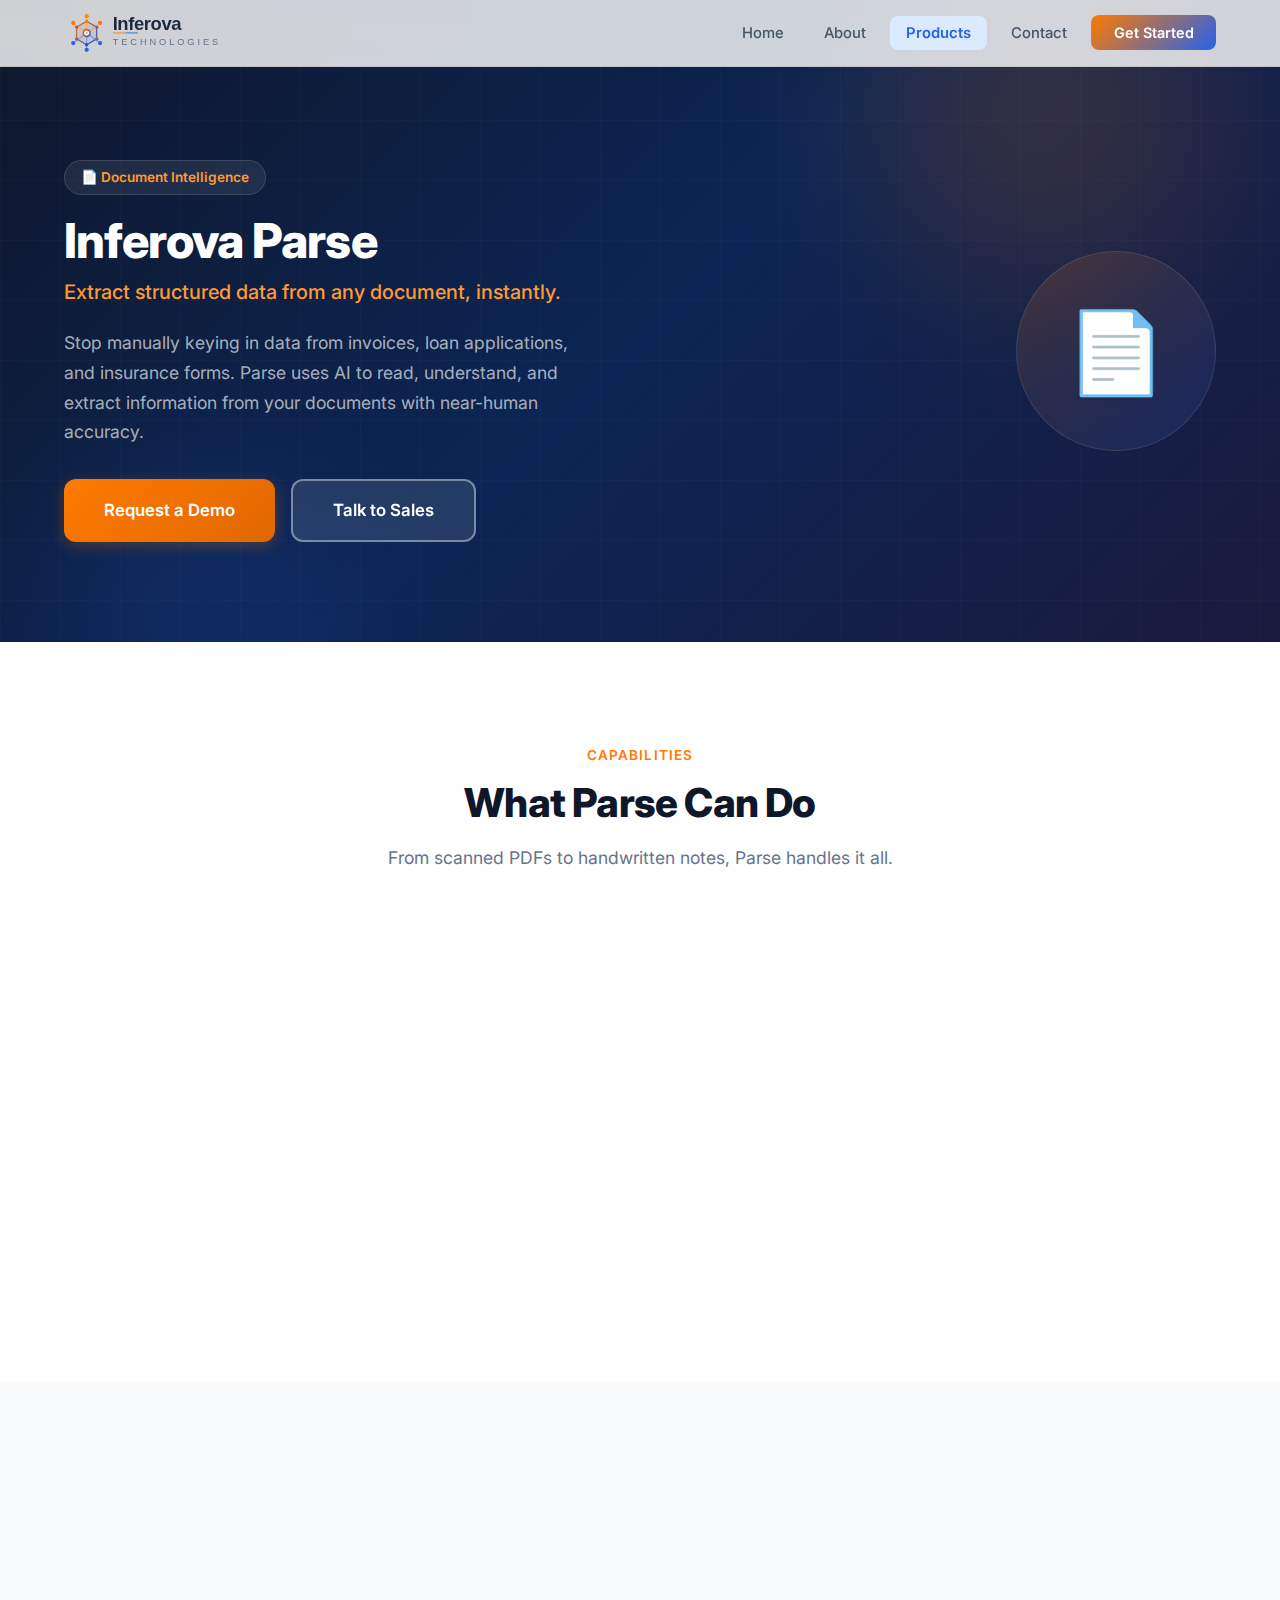
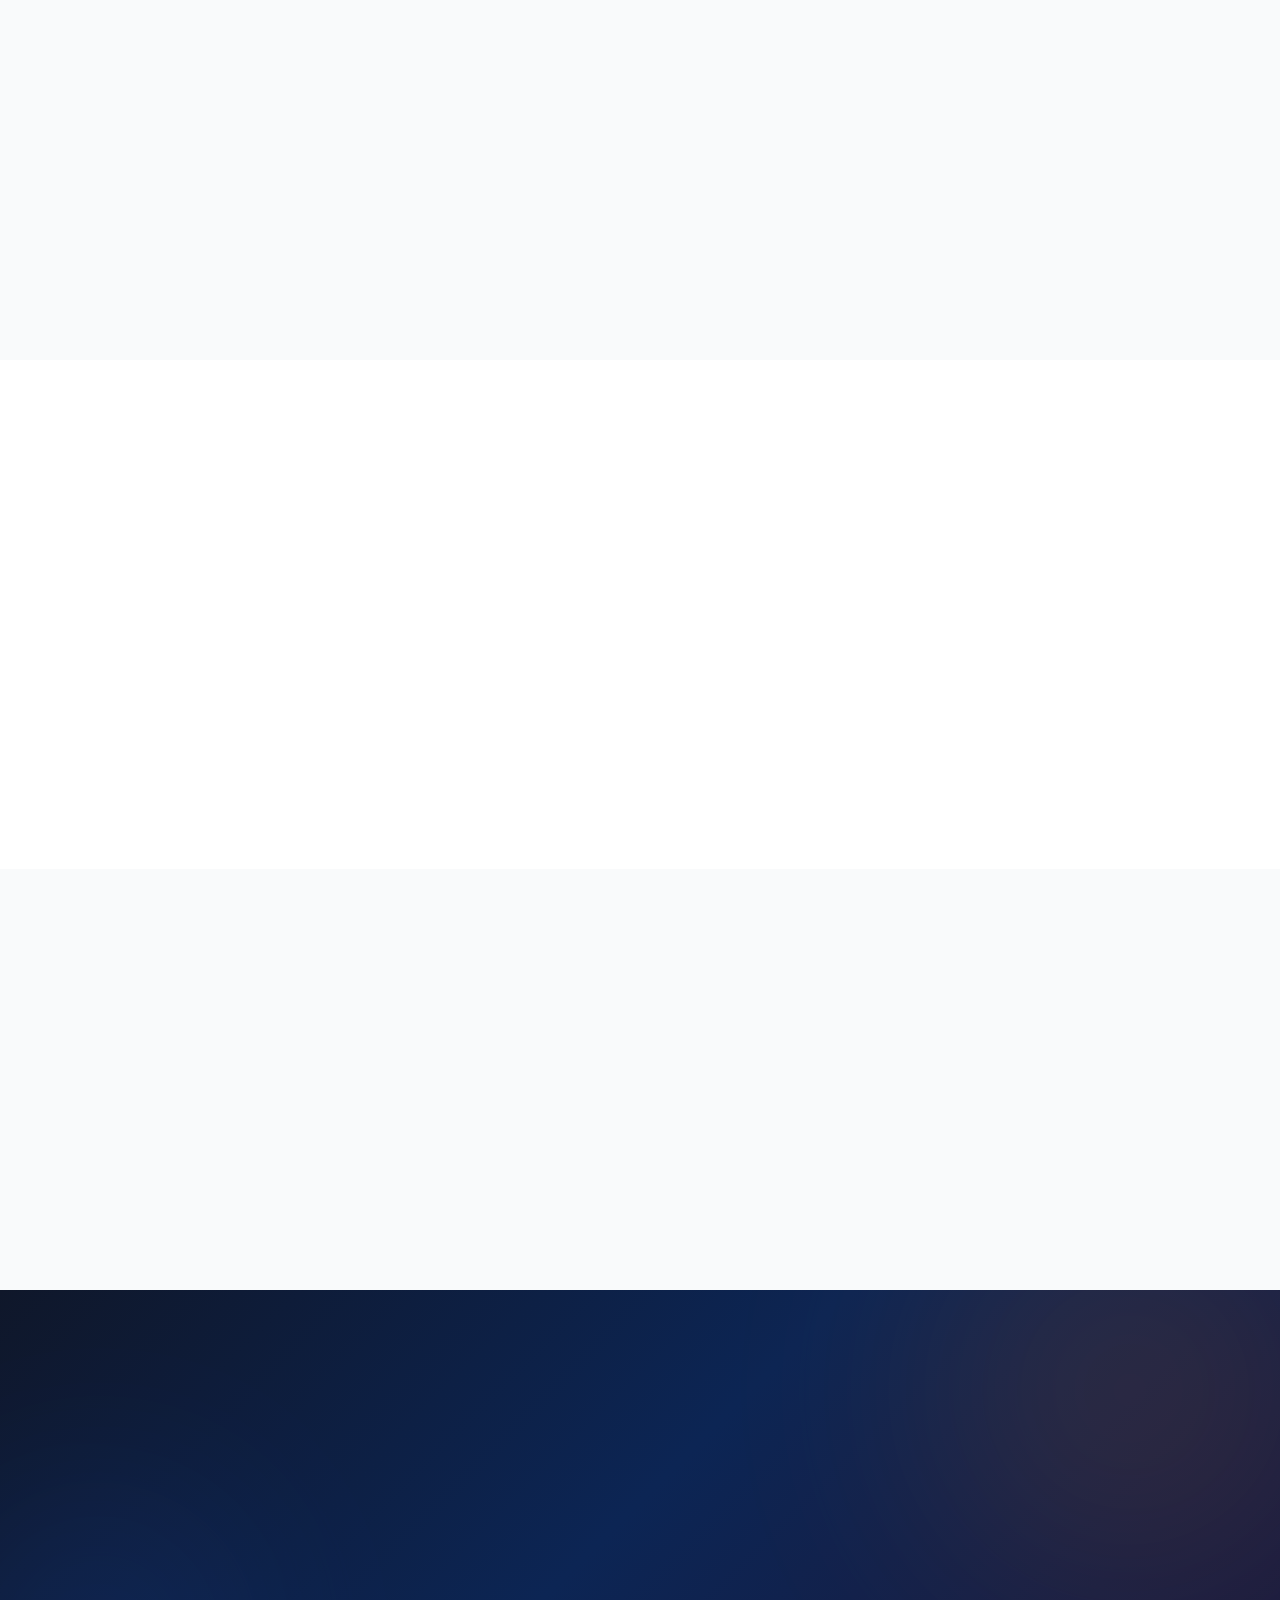
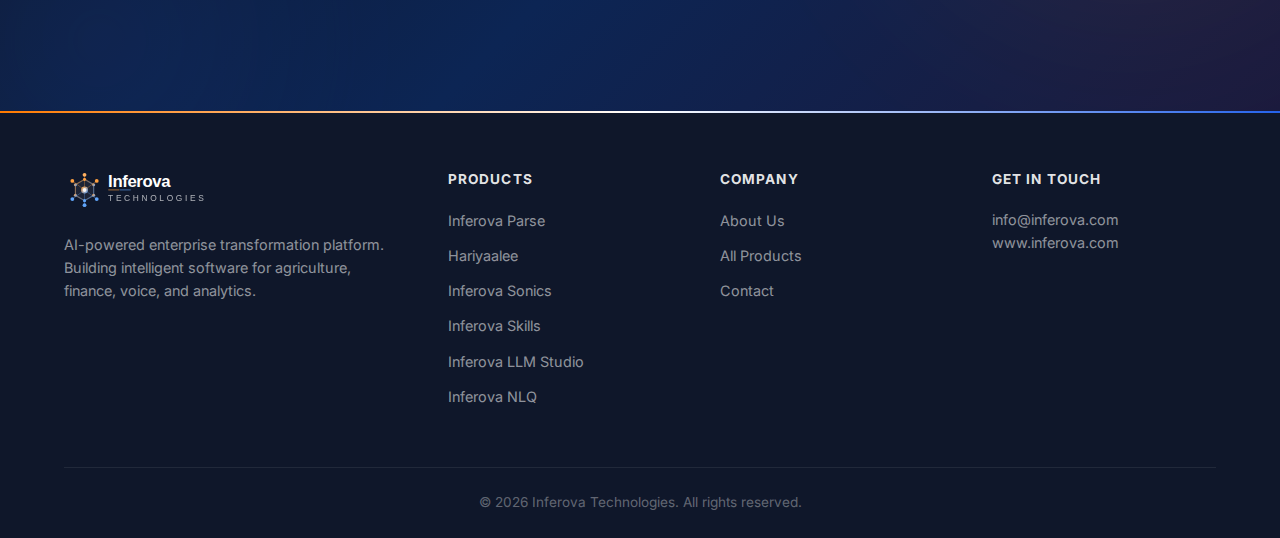
<file: parse.html>
<!DOCTYPE html>
<html lang="en">
<head>
    <meta charset="UTF-8">
    <meta name="viewport" content="width=device-width, initial-scale=1.0">
    <title>Inferova Parse - Document Intelligence Platform</title>
    <link rel="icon" type="image/svg+xml" href="assets/logo-icon.svg">
    <link rel="preconnect" href="https://fonts.googleapis.com">
    <link rel="preconnect" href="https://fonts.gstatic.com" crossorigin>
    <link href="https://fonts.googleapis.com/css2?family=Inter:wght@400;500;600;700;800&display=swap" rel="stylesheet">
    <link rel="stylesheet" href="styles.css">
</head>
<body>
    <header>
        <nav class="navbar">
            <div class="container">
                <a href="index.html" class="logo">
                    <img src="assets/logo.svg" alt="Inferova Technologies" class="logo-img">
                </a>
                <ul class="nav-links">
                    <li><a href="index.html">Home</a></li>
                    <li><a href="about.html">About</a></li>
                    <li><a href="services.html" class="active">Products</a></li>
                    <li><a href="contact.html">Contact</a></li>
                    <li><a href="contact.html" class="btn-nav">Get Started</a></li>
                </ul>
                <div class="hamburger"><span></span><span></span><span></span></div>
            </div>
        </nav>
    </header>

    <main>
        <section class="product-hero">
            <div class="orb orb-1"></div>
            <div class="orb orb-2"></div>
            <div class="container">
                <div class="product-hero-content">
                    <div class="product-label">&#128196; Document Intelligence</div>
                    <h1>Inferova Parse</h1>
                    <div class="product-tagline">Extract structured data from any document, instantly.</div>
                    <p>Stop manually keying in data from invoices, loan applications, and insurance forms. Parse uses AI to read, understand, and extract information from your documents with near-human accuracy.</p>
                    <div class="cta-buttons">
                        <a href="contact.html" class="btn btn-saffron btn-lg">Request a Demo</a>
                        <a href="contact.html" class="btn btn-outline-white btn-lg">Talk to Sales</a>
                    </div>
                </div>
                <div class="product-hero-icon">&#128196;</div>
            </div>
        </section>

        <section class="section">
            <div class="container">
                <div class="section-header reveal">
                    <div class="section-label">Capabilities</div>
                    <h2>What Parse Can Do</h2>
                    <p>From scanned PDFs to handwritten notes, Parse handles it all.</p>
                </div>
                <div class="product-features-grid">
                    <div class="product-feature-item reveal reveal-delay-1">
                        <div class="pf-icon saffron">&#128209;</div>
                        <div>
                            <h3>Intelligent OCR</h3>
                            <p>Goes beyond basic OCR. Understands document layouts, tables, headers, and relationships between fields.</p>
                        </div>
                    </div>
                    <div class="product-feature-item reveal reveal-delay-2">
                        <div class="pf-icon">&#127919;</div>
                        <div>
                            <h3>Pre-built Models</h3>
                            <p>Ready-to-use models for invoices, PAN cards, Aadhaar, bank statements, insurance forms, and more.</p>
                        </div>
                    </div>
                    <div class="product-feature-item reveal reveal-delay-3">
                        <div class="pf-icon saffron">&#128268;</div>
                        <div>
                            <h3>API-First Design</h3>
                            <p>RESTful APIs that integrate into your existing workflow in hours, not weeks. SDKs for Python, Node.js, and Java.</p>
                        </div>
                    </div>
                    <div class="product-feature-item reveal reveal-delay-1">
                        <div class="pf-icon">&#128274;</div>
                        <div>
                            <h3>Data Privacy</h3>
                            <p>Your documents never leave your control. On-prem deployment available. SOC 2 and GDPR compliant.</p>
                        </div>
                    </div>
                    <div class="product-feature-item reveal reveal-delay-2">
                        <div class="pf-icon saffron">&#128200;</div>
                        <div>
                            <h3>Confidence Scoring</h3>
                            <p>Every extracted field comes with a confidence score, so you can automate high-confidence results and flag the rest for review.</p>
                        </div>
                    </div>
                    <div class="product-feature-item reveal reveal-delay-3">
                        <div class="pf-icon">&#9881;</div>
                        <div>
                            <h3>Custom Training</h3>
                            <p>Train Parse on your own document types. Upload samples, annotate fields, and deploy custom models in days.</p>
                        </div>
                    </div>
                </div>
            </div>
        </section>

        <section class="section section-gray">
            <div class="container">
                <div class="section-header reveal">
                    <div class="section-label blue">How It Works</div>
                    <h2>Three Steps to Structured Data</h2>
                </div>
                <div class="steps-grid reveal">
                    <div class="step-card">
                        <h3>Upload Documents</h3>
                        <p>Upload PDFs, images, or scans via our dashboard or API. Supports batch processing for high volumes.</p>
                    </div>
                    <div class="step-card">
                        <h3>AI Extracts Data</h3>
                        <p>Parse reads the document, identifies fields, and extracts structured data with confidence scores.</p>
                    </div>
                    <div class="step-card">
                        <h3>Export & Integrate</h3>
                        <p>Get clean JSON, CSV, or push data directly into your CRM, LOS, or database via webhooks.</p>
                    </div>
                </div>
            </div>
        </section>

        <section class="section">
            <div class="container">
                <div class="section-header reveal">
                    <div class="section-label">Use Cases</div>
                    <h2>Built For These Workflows</h2>
                </div>
                <div class="usecases-grid">
                    <div class="usecase-card reveal reveal-delay-1">
                        <h3>Lending & Loan Processing</h3>
                        <p>Extract borrower data from salary slips, bank statements, and ID proofs to accelerate loan underwriting.</p>
                    </div>
                    <div class="usecase-card reveal reveal-delay-2">
                        <h3>Insurance Claims</h3>
                        <p>Process claim forms, medical bills, and policy documents without manual data entry.</p>
                    </div>
                    <div class="usecase-card reveal reveal-delay-3">
                        <h3>Healthcare Records</h3>
                        <p>Digitize patient records, lab reports, and prescriptions for faster clinical workflows.</p>
                    </div>
                    <div class="usecase-card reveal reveal-delay-1">
                        <h3>Accounts Payable</h3>
                        <p>Automate invoice processing. Extract vendor details, line items, and amounts at scale.</p>
                    </div>
                </div>
            </div>
        </section>

        <section class="section section-gray">
            <div class="container">
                <div class="section-header reveal">
                    <div class="section-label blue">Explore More</div>
                    <h2>Other Products</h2>
                </div>
                <div class="other-products reveal">
                    <a href="hariyaalee.html" class="other-product-card"><span class="op-icon">&#127793;</span><div><h4>Hariyaalee</h4><p>AgriTech Platform</p></div></a>
                    <a href="sonics.html" class="other-product-card"><span class="op-icon">&#127908;</span><div><h4>Inferova Sonics</h4><p>Voice AI</p></div></a>
                    <a href="skills.html" class="other-product-card"><span class="op-icon">&#128736;</span><div><h4>Inferova Skills</h4><p>AI Marketplace</p></div></a>
                    <a href="llm-studio.html" class="other-product-card"><span class="op-icon">&#129504;</span><div><h4>LLM Studio</h4><p>Enterprise LLM</p></div></a>
                    <a href="nlq.html" class="other-product-card"><span class="op-icon">&#128202;</span><div><h4>Inferova NLQ</h4><p>Embedded Analytics</p></div></a>
                </div>
            </div>
        </section>

        <section class="cta-section">
            <div class="container">
                <h2 class="reveal">Ready to Automate Your Document Processing?</h2>
                <p class="reveal reveal-delay-1">See how Parse can save your team thousands of hours of manual data entry.</p>
                <a href="contact.html" class="btn btn-saffron btn-lg reveal reveal-delay-2">Request a Demo</a>
            </div>
        </section>
    </main>

    <footer>
        <div class="container">
            <div class="footer-content">
                <div class="footer-section">
                    <img src="assets/logo-white.svg" alt="Inferova Technologies" class="footer-logo">
                    <p>AI-powered enterprise transformation platform. Building intelligent software for agriculture, finance, voice, and analytics.</p>
                </div>
                <div class="footer-section">
                    <h4>Products</h4>
                    <ul>
                        <li><a href="parse.html">Inferova Parse</a></li>
                        <li><a href="hariyaalee.html">Hariyaalee</a></li>
                        <li><a href="sonics.html">Inferova Sonics</a></li>
                        <li><a href="skills.html">Inferova Skills</a></li>
                        <li><a href="llm-studio.html">Inferova LLM Studio</a></li>
                        <li><a href="nlq.html">Inferova NLQ</a></li>
                    </ul>
                </div>
                <div class="footer-section">
                    <h4>Company</h4>
                    <ul>
                        <li><a href="about.html">About Us</a></li>
                        <li><a href="services.html">All Products</a></li>
                        <li><a href="contact.html">Contact</a></li>
                    </ul>
                </div>
                <div class="footer-section">
                    <h4>Get in Touch</h4>
                    <p>info@inferova.com</p>
                    <p>www.inferova.com</p>
                </div>
            </div>
            <div class="footer-bottom">
                <p>&copy; 2026 Inferova Technologies. All rights reserved.</p>
            </div>
        </div>
    </footer>

    <script src="script.js"></script>
</body>
</html>
</file>
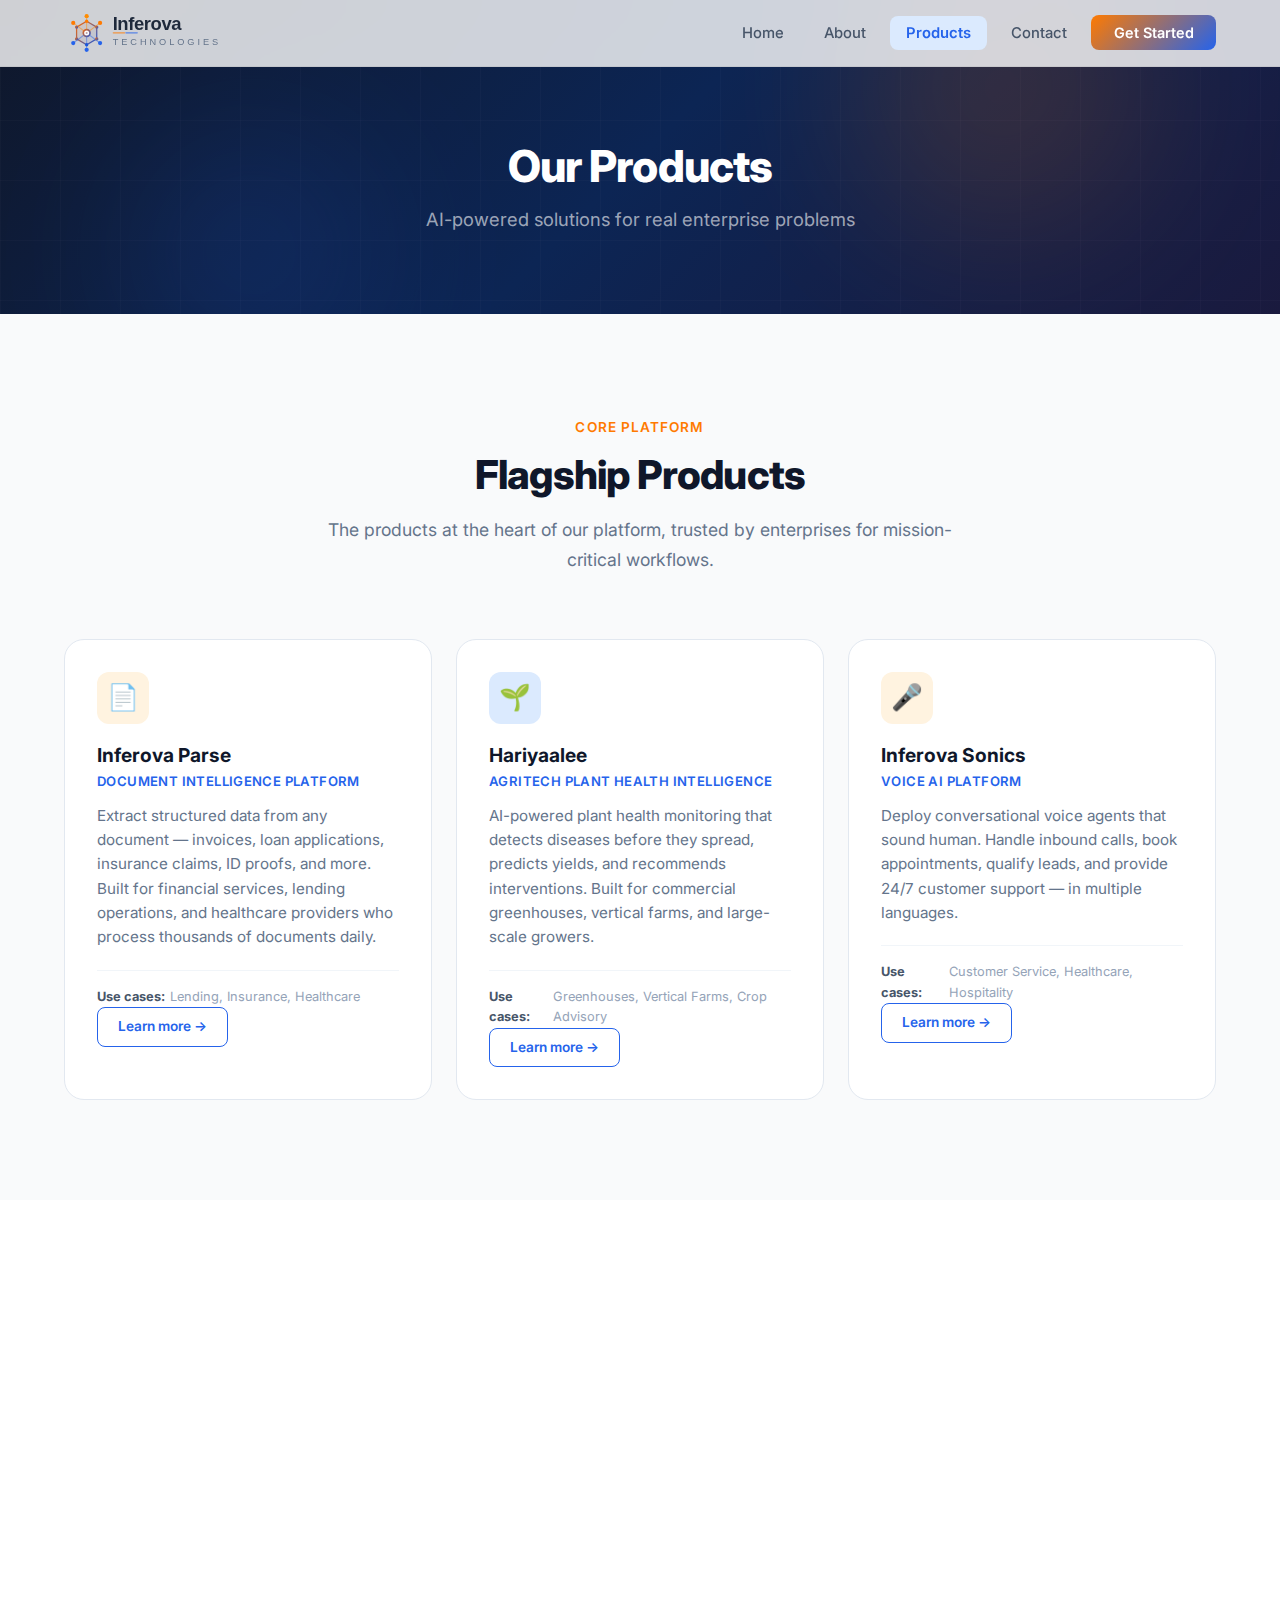
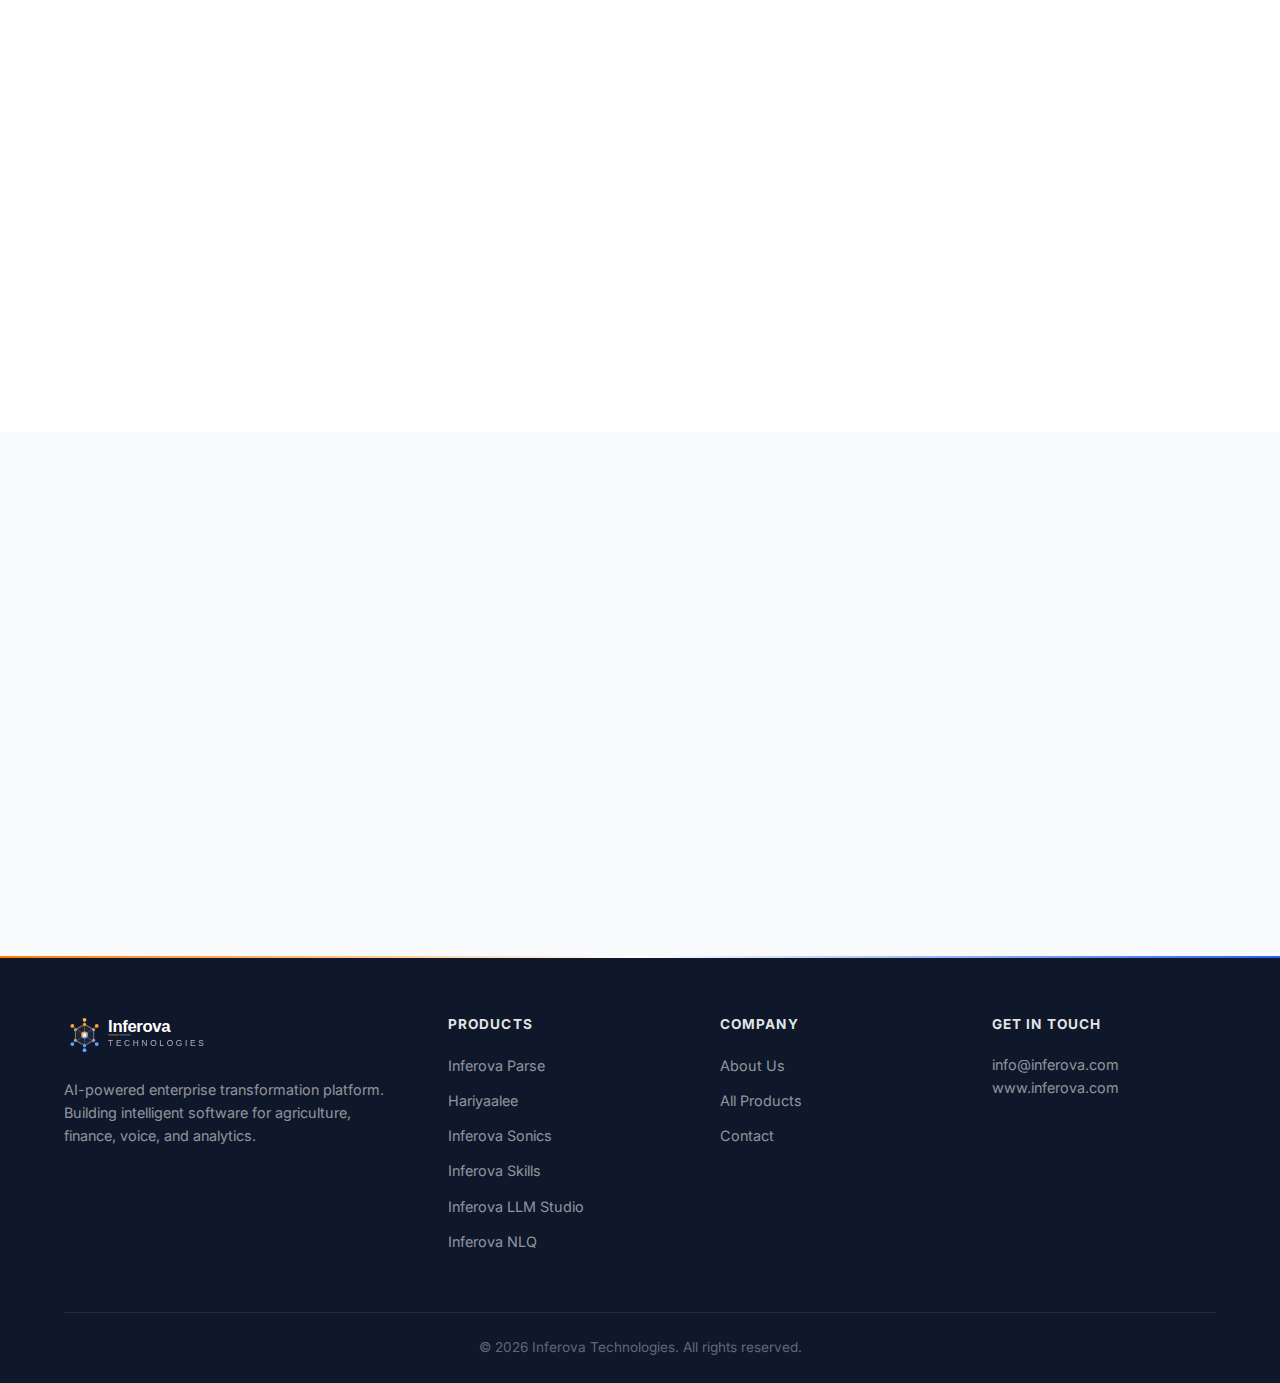
<file: services.html>
<!DOCTYPE html>
<html lang="en">
<head>
    <meta charset="UTF-8">
    <meta name="viewport" content="width=device-width, initial-scale=1.0">
    <title>Products - Inferova Technologies</title>
    <link rel="icon" type="image/svg+xml" href="assets/logo-icon.svg">
    <link rel="preconnect" href="https://fonts.googleapis.com">
    <link rel="preconnect" href="https://fonts.gstatic.com" crossorigin>
    <link href="https://fonts.googleapis.com/css2?family=Inter:wght@400;500;600;700;800&display=swap" rel="stylesheet">
    <link rel="stylesheet" href="styles.css">
</head>
<body>
    <header>
        <nav class="navbar">
            <div class="container">
                <a href="index.html" class="logo">
                    <img src="assets/logo.svg" alt="Inferova Technologies" class="logo-img">
                </a>
                <ul class="nav-links">
                    <li><a href="index.html">Home</a></li>
                    <li><a href="about.html">About</a></li>
                    <li><a href="services.html" class="active">Products</a></li>
                    <li><a href="contact.html">Contact</a></li>
                    <li><a href="contact.html" class="btn-nav">Get Started</a></li>
                </ul>
                <div class="hamburger">
                    <span></span>
                    <span></span>
                    <span></span>
                </div>
            </div>
        </nav>
    </header>

    <main>
        <section class="page-hero">
            <div class="orb orb-saffron"></div>
            <div class="orb orb-blue"></div>
            <div class="container">
                <h2>Our Products</h2>
                <p>AI-powered solutions for real enterprise problems</p>
            </div>
        </section>

        <!-- Core Products -->
        <section class="section section-gray">
            <div class="container">
                <div class="section-header reveal">
                    <div class="section-label">Core Platform</div>
                    <h2>Flagship Products</h2>
                    <p>The products at the heart of our platform, trusted by enterprises for mission-critical workflows.</p>
                </div>
                <div class="features-grid">
                    <div class="feature-card reveal reveal-delay-1">
                        <div class="icon saffron-bg">&#128196;</div>
                        <h3>Inferova Parse</h3>
                        <div class="card-subtitle">Document Intelligence Platform</div>
                        <p>Extract structured data from any document &mdash; invoices, loan applications, insurance claims, ID proofs, and more. Built for financial services, lending operations, and healthcare providers who process thousands of documents daily.</p>
                        <div class="card-meta">
                            <span><strong>Use cases:</strong> Lending, Insurance, Healthcare</span>
                        </div>
                        <a href="parse.html" class="btn btn-outline btn-sm">Learn more &rarr;</a>
                    </div>
                    <div class="feature-card reveal reveal-delay-2">
                        <div class="icon">&#127793;</div>
                        <h3>Hariyaalee</h3>
                        <div class="card-subtitle">AgriTech Plant Health Intelligence</div>
                        <p>AI-powered plant health monitoring that detects diseases before they spread, predicts yields, and recommends interventions. Built for commercial greenhouses, vertical farms, and large-scale growers.</p>
                        <div class="card-meta">
                            <span><strong>Use cases:</strong> Greenhouses, Vertical Farms, Crop Advisory</span>
                        </div>
                        <a href="hariyaalee.html" class="btn btn-outline btn-sm">Learn more &rarr;</a>
                    </div>
                    <div class="feature-card reveal reveal-delay-3">
                        <div class="icon saffron-bg">&#127908;</div>
                        <h3>Inferova Sonics</h3>
                        <div class="card-subtitle">Voice AI Platform</div>
                        <p>Deploy conversational voice agents that sound human. Handle inbound calls, book appointments, qualify leads, and provide 24/7 customer support &mdash; in multiple languages.</p>
                        <div class="card-meta">
                            <span><strong>Use cases:</strong> Customer Service, Healthcare, Hospitality</span>
                        </div>
                        <a href="sonics.html" class="btn btn-outline btn-sm">Learn more &rarr;</a>
                    </div>
                </div>
            </div>
        </section>

        <!-- Growth Products -->
        <section class="section">
            <div class="container">
                <div class="section-header reveal">
                    <div class="section-label blue">Platform & Tools</div>
                    <h2>Developer & Enterprise Tools</h2>
                    <p>Infrastructure and platforms for teams building with AI.</p>
                </div>
                <div class="features-grid">
                    <div class="feature-card reveal reveal-delay-1">
                        <div class="icon">&#128736;</div>
                        <h3>Inferova Skills</h3>
                        <div class="card-subtitle">AI Skills Marketplace</div>
                        <p>The marketplace for AI agent capabilities. Discover, publish, and monetize MCP-compatible skills that make AI agents smarter. Think of it as an app store for AI agents.</p>
                        <div class="card-meta">
                            <span><strong>For:</strong> AI Developers, Enterprises building agents</span>
                        </div>
                        <a href="skills.html" class="btn btn-outline btn-sm">Learn more &rarr;</a>
                    </div>
                    <div class="feature-card reveal reveal-delay-2">
                        <div class="icon saffron-bg">&#129504;</div>
                        <h3>Inferova LLM Studio</h3>
                        <div class="card-subtitle">Enterprise LLM Platform</div>
                        <p>Fine-tune and deploy custom language models without writing code. Train models on your company's data for customer support, legal review, content generation, and more.</p>
                        <div class="card-meta">
                            <span><strong>For:</strong> Enterprises, Support Teams, Legal</span>
                        </div>
                        <a href="llm-studio.html" class="btn btn-outline btn-sm">Learn more &rarr;</a>
                    </div>
                    <div class="feature-card reveal reveal-delay-3">
                        <div class="icon">&#128202;</div>
                        <h3>Inferova NLQ</h3>
                        <div class="card-subtitle">Embedded Analytics Engine</div>
                        <p>Let your users ask questions in plain English and get instant answers from your database. Embed natural language analytics into any SaaS product or internal tool.</p>
                        <div class="card-meta">
                            <span><strong>For:</strong> SaaS Platforms, Internal Tools, Analytics Teams</span>
                        </div>
                        <a href="nlq.html" class="btn btn-outline btn-sm">Learn more &rarr;</a>
                    </div>
                </div>
            </div>
        </section>

        <!-- Enterprise Bundles -->
        <section class="section section-gray">
            <div class="container">
                <div class="bundle-card reveal">
                    <h2>Enterprise Bundles</h2>
                    <p>Using multiple Inferova products? We offer bundled pricing for enterprises that adopt two or more products from our platform. Get in touch to build a custom package for your organization.</p>
                    <a href="contact.html" class="btn btn-primary btn-lg">Discuss Your Requirements</a>
                </div>
            </div>
        </section>
    </main>

    <footer>
        <div class="container">
            <div class="footer-content">
                <div class="footer-section">
                    <img src="assets/logo-white.svg" alt="Inferova Technologies" class="footer-logo">
                    <p>AI-powered enterprise transformation platform. Building intelligent software for agriculture, finance, voice, and analytics.</p>
                </div>
                <div class="footer-section">
                    <h4>Products</h4>
                    <ul>
                        <li><a href="parse.html">Inferova Parse</a></li>
                        <li><a href="hariyaalee.html">Hariyaalee</a></li>
                        <li><a href="sonics.html">Inferova Sonics</a></li>
                        <li><a href="skills.html">Inferova Skills</a></li>
                        <li><a href="llm-studio.html">Inferova LLM Studio</a></li>
                        <li><a href="nlq.html">Inferova NLQ</a></li>
                    </ul>
                </div>
                <div class="footer-section">
                    <h4>Company</h4>
                    <ul>
                        <li><a href="about.html">About Us</a></li>
                        <li><a href="services.html">All Products</a></li>
                        <li><a href="contact.html">Contact</a></li>
                    </ul>
                </div>
                <div class="footer-section">
                    <h4>Get in Touch</h4>
                    <p>info@inferova.com</p>
                    <p>www.inferova.com</p>
                </div>
            </div>
            <div class="footer-bottom">
                <p>&copy; 2026 Inferova Technologies. All rights reserved.</p>
            </div>
        </div>
    </footer>

    <script src="script.js"></script>
</body>
</html>
</file>
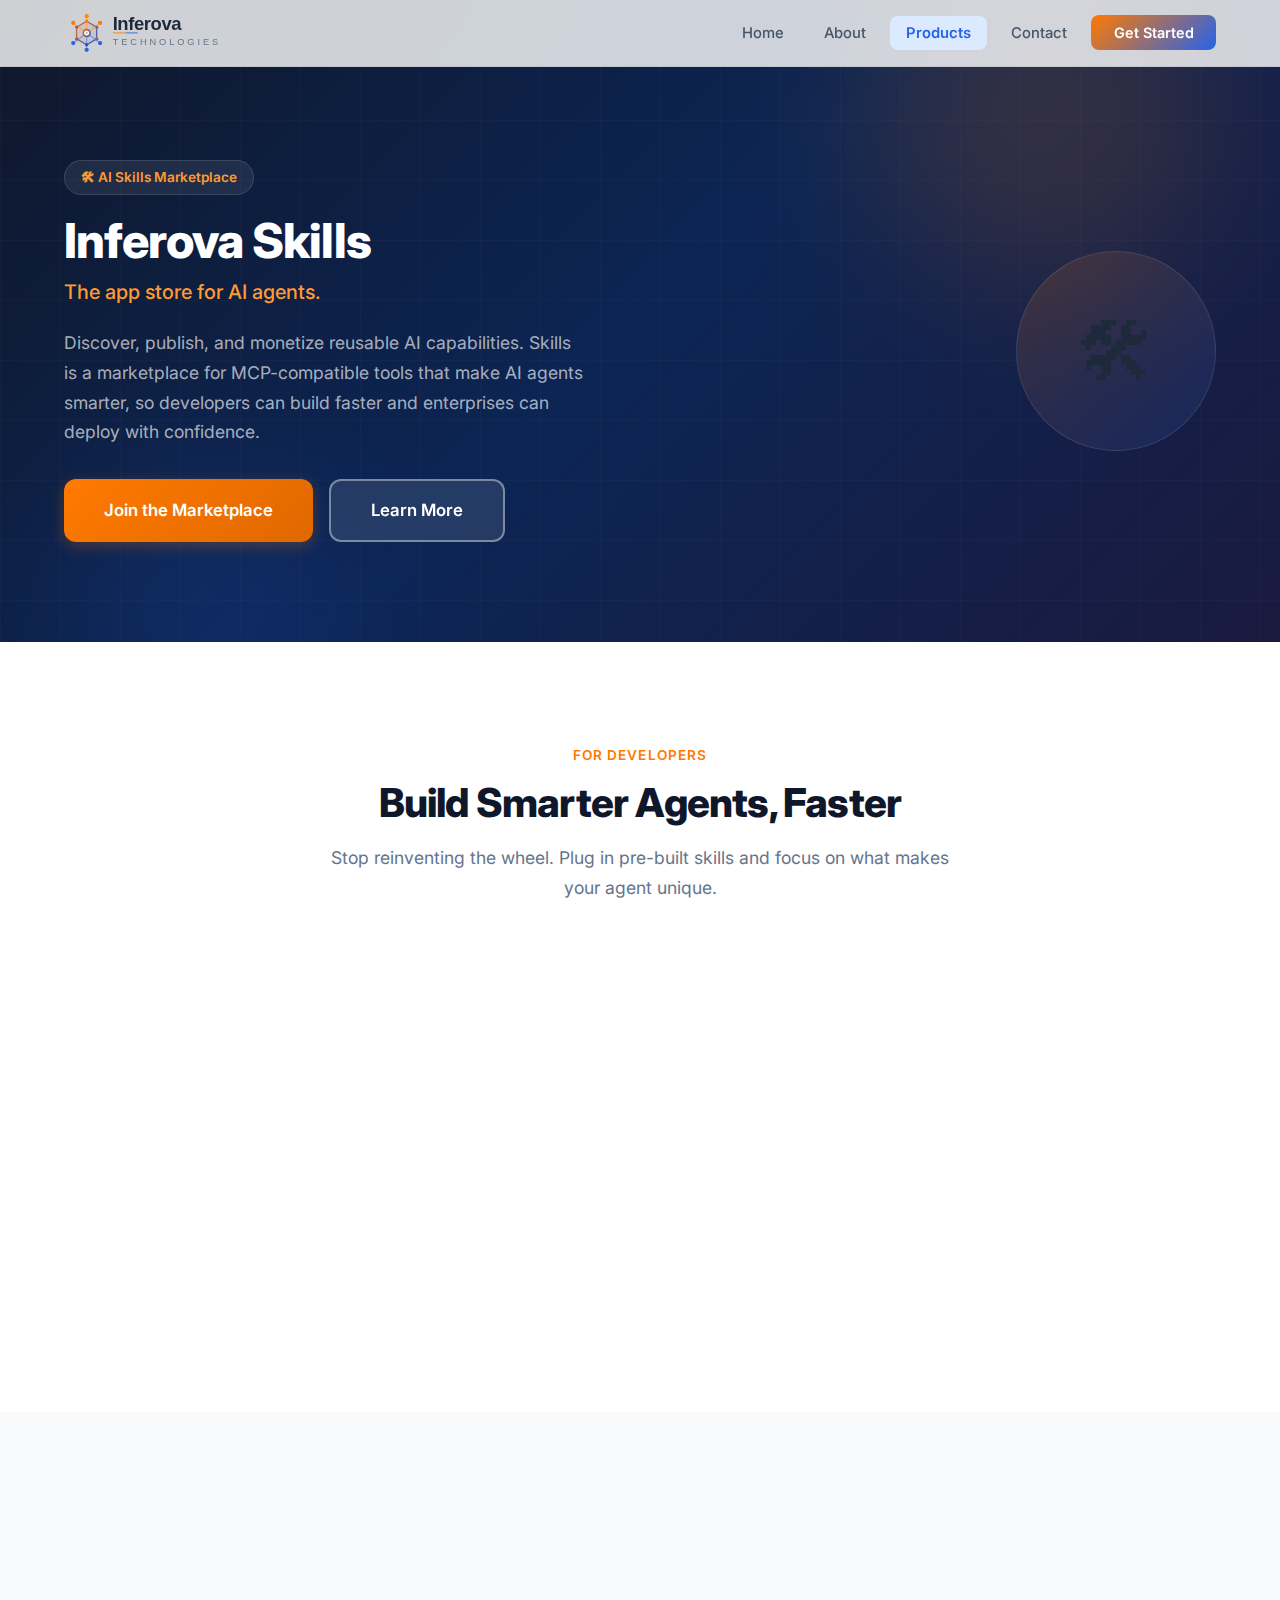
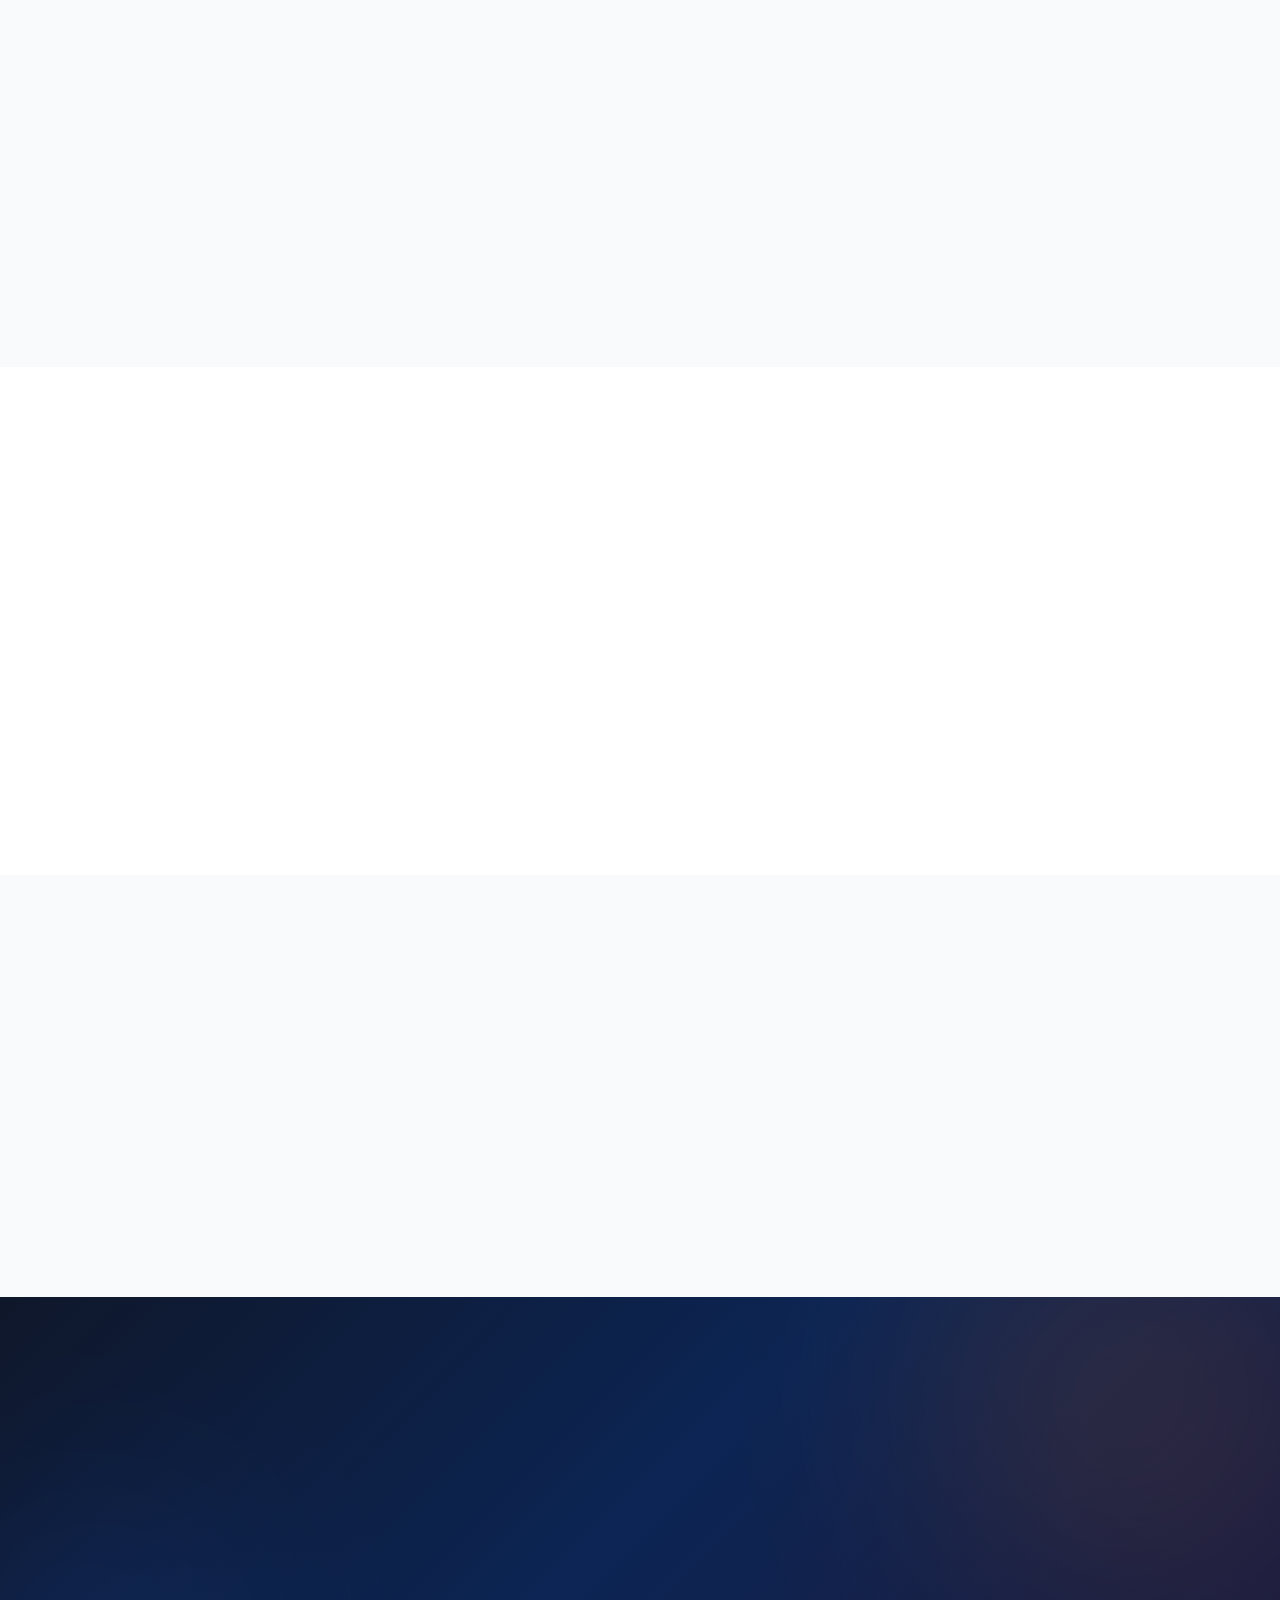
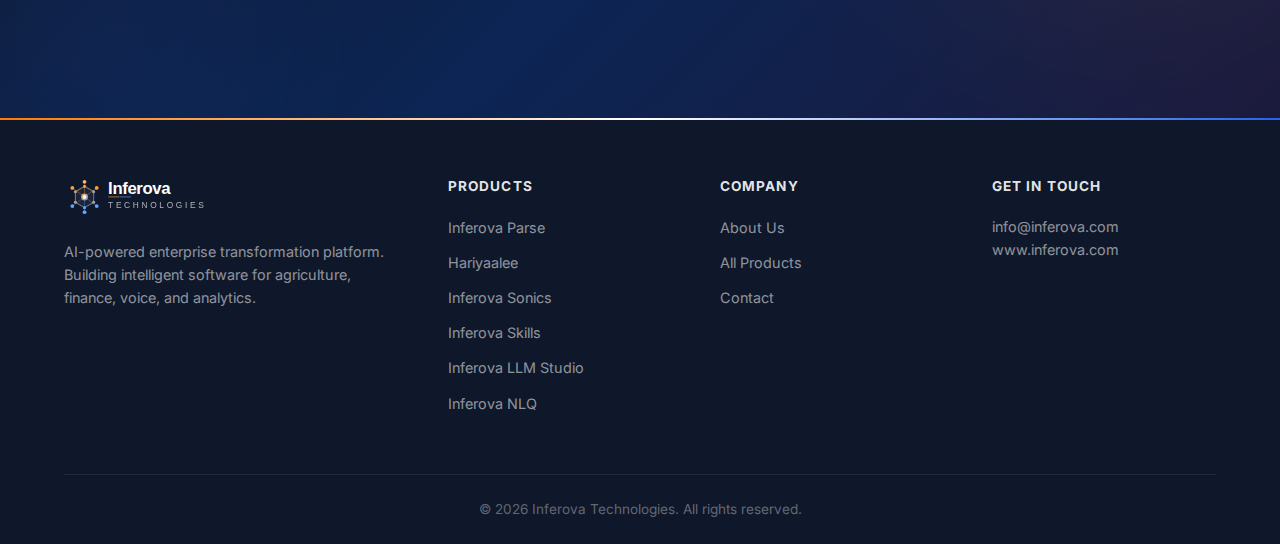
<file: skills.html>
<!DOCTYPE html>
<html lang="en">
<head>
    <meta charset="UTF-8">
    <meta name="viewport" content="width=device-width, initial-scale=1.0">
    <title>Inferova Skills - AI Skills Marketplace</title>
    <link rel="icon" type="image/svg+xml" href="assets/logo-icon.svg">
    <link rel="preconnect" href="https://fonts.googleapis.com">
    <link rel="preconnect" href="https://fonts.gstatic.com" crossorigin>
    <link href="https://fonts.googleapis.com/css2?family=Inter:wght@400;500;600;700;800&display=swap" rel="stylesheet">
    <link rel="stylesheet" href="styles.css">
</head>
<body>
    <header>
        <nav class="navbar">
            <div class="container">
                <a href="index.html" class="logo"><img src="assets/logo.svg" alt="Inferova Technologies" class="logo-img"></a>
                <ul class="nav-links">
                    <li><a href="index.html">Home</a></li><li><a href="about.html">About</a></li><li><a href="services.html" class="active">Products</a></li><li><a href="contact.html">Contact</a></li><li><a href="contact.html" class="btn-nav">Get Started</a></li>
                </ul>
                <div class="hamburger"><span></span><span></span><span></span></div>
            </div>
        </nav>
    </header>

    <main>
        <section class="product-hero">
            <div class="orb orb-1"></div><div class="orb orb-2"></div>
            <div class="container">
                <div class="product-hero-content">
                    <div class="product-label">&#128736; AI Skills Marketplace</div>
                    <h1>Inferova Skills</h1>
                    <div class="product-tagline">The app store for AI agents.</div>
                    <p>Discover, publish, and monetize reusable AI capabilities. Skills is a marketplace for MCP-compatible tools that make AI agents smarter, so developers can build faster and enterprises can deploy with confidence.</p>
                    <div class="cta-buttons">
                        <a href="contact.html" class="btn btn-saffron btn-lg">Join the Marketplace</a>
                        <a href="contact.html" class="btn btn-outline-white btn-lg">Learn More</a>
                    </div>
                </div>
                <div class="product-hero-icon">&#128736;</div>
            </div>
        </section>

        <section class="section">
            <div class="container">
                <div class="section-header reveal"><div class="section-label">For Developers</div><h2>Build Smarter Agents, Faster</h2><p>Stop reinventing the wheel. Plug in pre-built skills and focus on what makes your agent unique.</p></div>
                <div class="product-features-grid">
                    <div class="product-feature-item reveal reveal-delay-1"><div class="pf-icon saffron">&#128269;</div><div><h3>Discover Skills</h3><p>Browse a growing catalog of AI skills &mdash; from web scraping to database querying to payment processing. All MCP-compatible.</p></div></div>
                    <div class="product-feature-item reveal reveal-delay-2"><div class="pf-icon">&#128268;</div><div><h3>Plug & Play</h3><p>Install any skill with a single command. Instantly available to your AI agent with zero configuration.</p></div></div>
                    <div class="product-feature-item reveal reveal-delay-3"><div class="pf-icon saffron">&#128176;</div><div><h3>Publish & Monetize</h3><p>Built a useful skill? Publish it to the marketplace. Set your pricing, track usage, and earn revenue from every call.</p></div></div>
                    <div class="product-feature-item reveal reveal-delay-1"><div class="pf-icon">&#128272;</div><div><h3>Verified & Secure</h3><p>Every skill is reviewed for security and quality. Sandboxed execution, API key management, and audit logs included.</p></div></div>
                    <div class="product-feature-item reveal reveal-delay-2"><div class="pf-icon saffron">&#128202;</div><div><h3>Usage Analytics</h3><p>Track how your skills are used, monitor latency, and get insights on adoption and performance.</p></div></div>
                    <div class="product-feature-item reveal reveal-delay-3"><div class="pf-icon">&#129309;</div><div><h3>MCP Native</h3><p>Built on the Model Context Protocol standard. Works with Claude, GPT, and any MCP-compatible AI agent framework.</p></div></div>
                </div>
            </div>
        </section>

        <section class="section section-gray">
            <div class="container">
                <div class="section-header reveal"><div class="section-label blue">How It Works</div><h2>From Discovery to Deployment</h2></div>
                <div class="steps-grid reveal">
                    <div class="step-card"><h3>Browse the Catalog</h3><p>Search for skills by category, capability, or use case. Read reviews and check usage stats.</p></div>
                    <div class="step-card"><h3>Install in Seconds</h3><p>Add any skill to your agent with a single CLI command or API call. It's that simple.</p></div>
                    <div class="step-card"><h3>Scale with Confidence</h3><p>Skills run in secure, isolated environments. Pay per usage with no upfront commitment.</p></div>
                </div>
            </div>
        </section>

        <section class="section">
            <div class="container">
                <div class="section-header reveal"><div class="section-label">Who It's For</div><h2>Built for the AI Ecosystem</h2></div>
                <div class="usecases-grid">
                    <div class="usecase-card reveal reveal-delay-1"><h3>AI Developers</h3><p>Ship AI agents faster by reusing proven skills for common tasks instead of building everything from scratch.</p></div>
                    <div class="usecase-card reveal reveal-delay-2"><h3>Enterprise AI Teams</h3><p>Maintain a private skills catalog for your organization. Share approved skills across teams with governance built in.</p></div>
                    <div class="usecase-card reveal reveal-delay-3"><h3>Tool Builders</h3><p>Turn your API or service into an AI skill. Reach thousands of developers and get paid for every integration.</p></div>
                    <div class="usecase-card reveal reveal-delay-1"><h3>AI Consultancies</h3><p>Package your domain expertise as reusable skills. Serve multiple clients with a single codebase.</p></div>
                </div>
            </div>
        </section>

        <section class="section section-gray">
            <div class="container">
                <div class="section-header reveal"><div class="section-label blue">Explore More</div><h2>Other Products</h2></div>
                <div class="other-products reveal">
                    <a href="parse.html" class="other-product-card"><span class="op-icon">&#128196;</span><div><h4>Inferova Parse</h4><p>Document Intelligence</p></div></a>
                    <a href="hariyaalee.html" class="other-product-card"><span class="op-icon">&#127793;</span><div><h4>Hariyaalee</h4><p>AgriTech Platform</p></div></a>
                    <a href="sonics.html" class="other-product-card"><span class="op-icon">&#127908;</span><div><h4>Inferova Sonics</h4><p>Voice AI</p></div></a>
                    <a href="llm-studio.html" class="other-product-card"><span class="op-icon">&#129504;</span><div><h4>LLM Studio</h4><p>Enterprise LLM</p></div></a>
                    <a href="nlq.html" class="other-product-card"><span class="op-icon">&#128202;</span><div><h4>Inferova NLQ</h4><p>Embedded Analytics</p></div></a>
                </div>
            </div>
        </section>

        <section class="cta-section">
            <div class="container">
                <h2 class="reveal">Ready to Supercharge Your AI Agents?</h2>
                <p class="reveal reveal-delay-1">Join the marketplace as a developer or enterprise. Get started today.</p>
                <a href="contact.html" class="btn btn-saffron btn-lg reveal reveal-delay-2">Join the Marketplace</a>
            </div>
        </section>
    </main>

    <footer>
        <div class="container">
            <div class="footer-content">
                <div class="footer-section"><img src="assets/logo-white.svg" alt="Inferova Technologies" class="footer-logo"><p>AI-powered enterprise transformation platform. Building intelligent software for agriculture, finance, voice, and analytics.</p></div>
                <div class="footer-section"><h4>Products</h4><ul><li><a href="parse.html">Inferova Parse</a></li><li><a href="hariyaalee.html">Hariyaalee</a></li><li><a href="sonics.html">Inferova Sonics</a></li><li><a href="skills.html">Inferova Skills</a></li><li><a href="llm-studio.html">Inferova LLM Studio</a></li><li><a href="nlq.html">Inferova NLQ</a></li></ul></div>
                <div class="footer-section"><h4>Company</h4><ul><li><a href="about.html">About Us</a></li><li><a href="services.html">All Products</a></li><li><a href="contact.html">Contact</a></li></ul></div>
                <div class="footer-section"><h4>Get in Touch</h4><p>info@inferova.com</p><p>www.inferova.com</p></div>
            </div>
            <div class="footer-bottom"><p>&copy; 2026 Inferova Technologies. All rights reserved.</p></div>
        </div>
    </footer>
    <script src="script.js"></script>
</body>
</html>
</file>
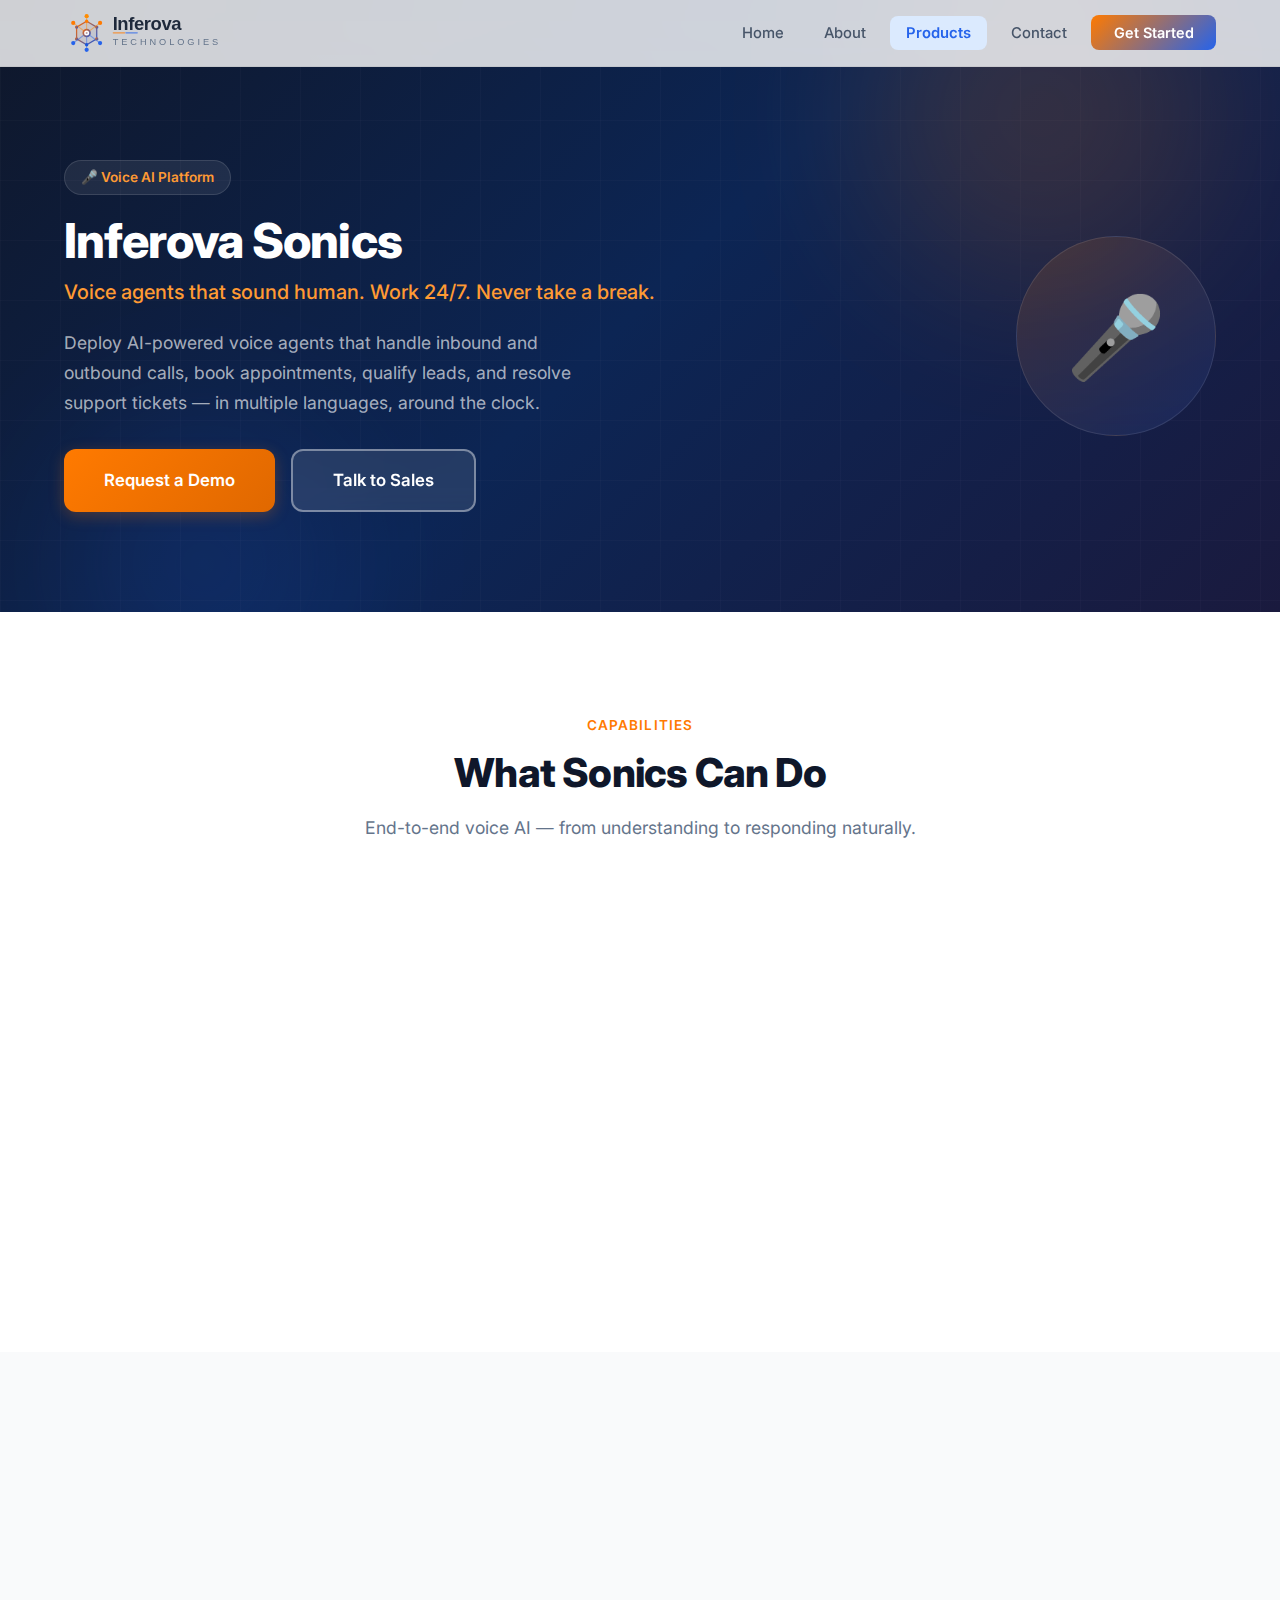
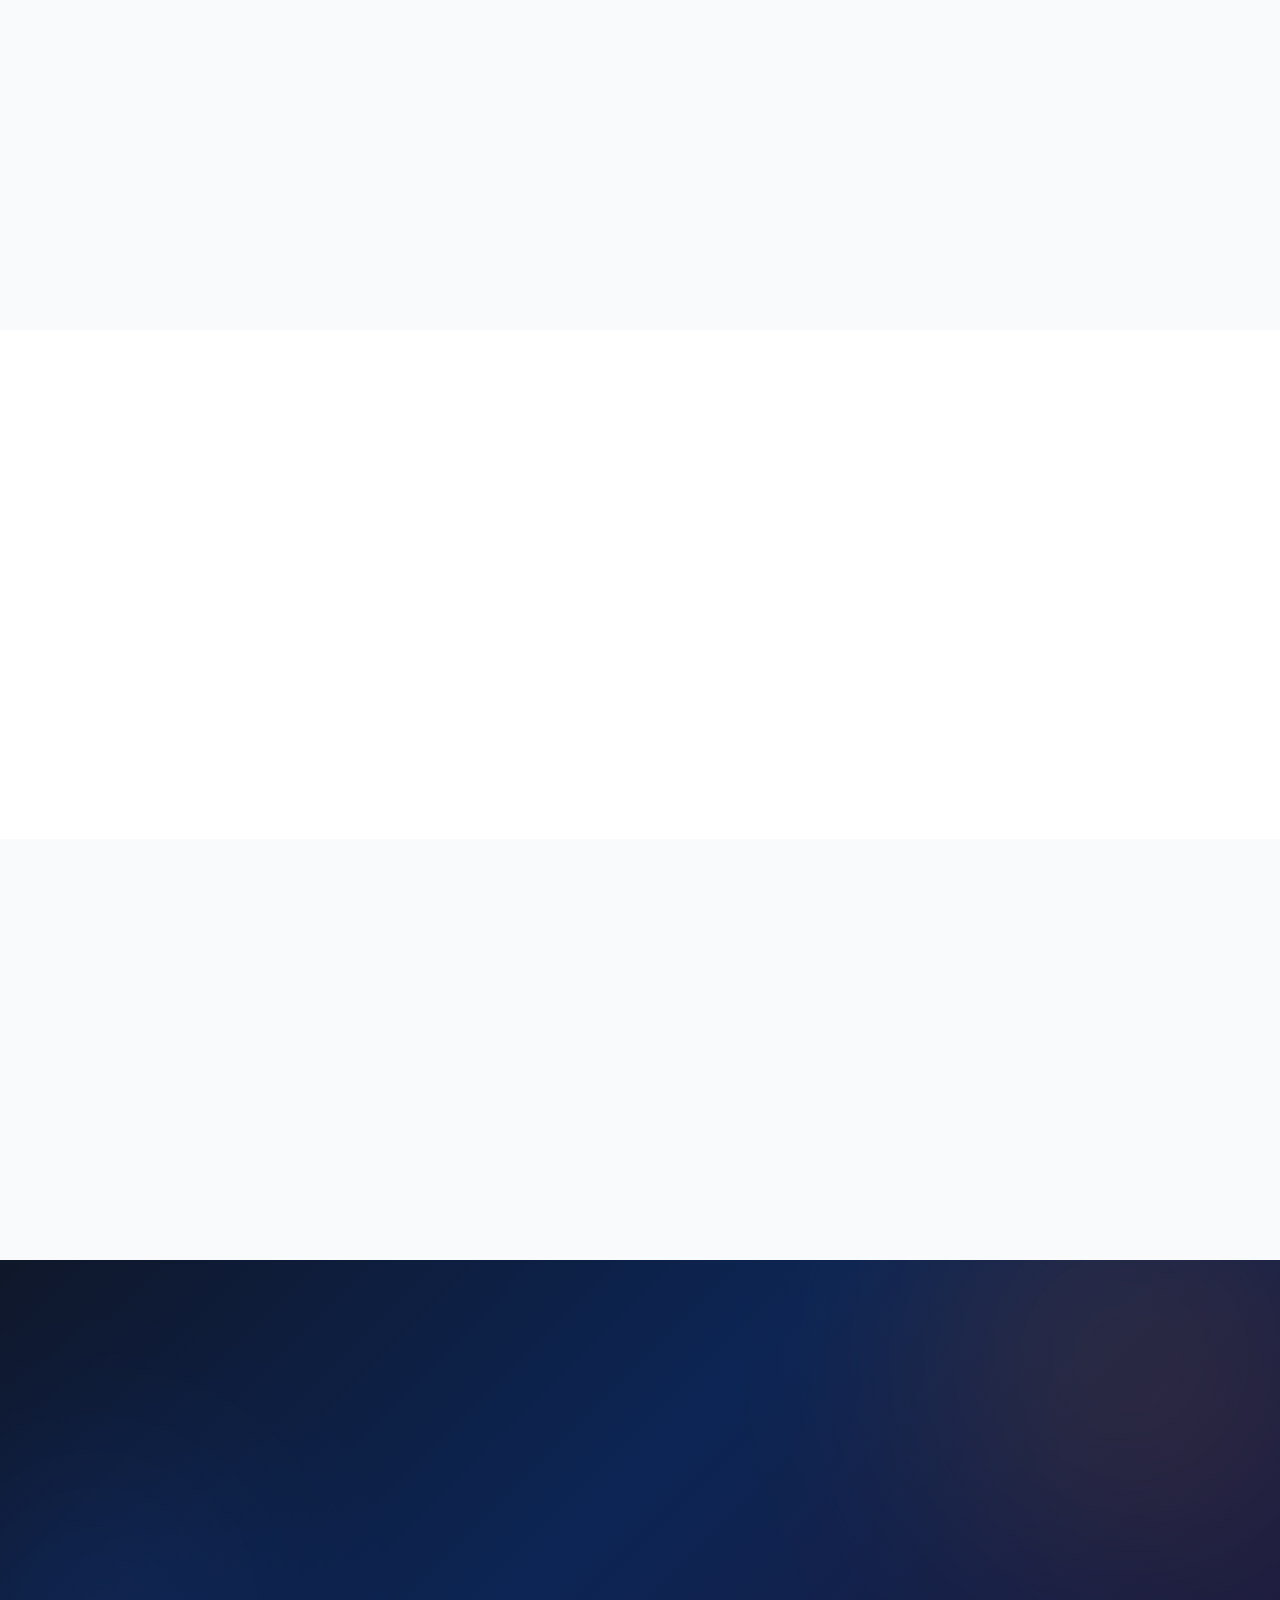
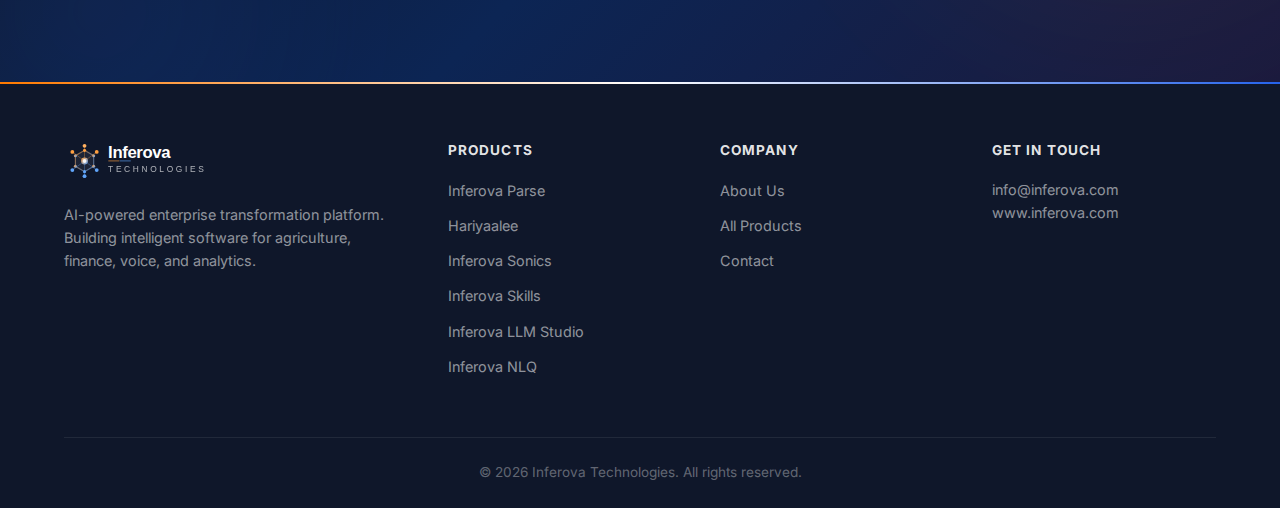
<file: sonics.html>
<!DOCTYPE html>
<html lang="en">
<head>
    <meta charset="UTF-8">
    <meta name="viewport" content="width=device-width, initial-scale=1.0">
    <title>Inferova Sonics - Voice AI Platform</title>
    <link rel="icon" type="image/svg+xml" href="assets/logo-icon.svg">
    <link rel="preconnect" href="https://fonts.googleapis.com">
    <link rel="preconnect" href="https://fonts.gstatic.com" crossorigin>
    <link href="https://fonts.googleapis.com/css2?family=Inter:wght@400;500;600;700;800&display=swap" rel="stylesheet">
    <link rel="stylesheet" href="styles.css">
</head>
<body>
    <header>
        <nav class="navbar">
            <div class="container">
                <a href="index.html" class="logo"><img src="assets/logo.svg" alt="Inferova Technologies" class="logo-img"></a>
                <ul class="nav-links">
                    <li><a href="index.html">Home</a></li><li><a href="about.html">About</a></li><li><a href="services.html" class="active">Products</a></li><li><a href="contact.html">Contact</a></li><li><a href="contact.html" class="btn-nav">Get Started</a></li>
                </ul>
                <div class="hamburger"><span></span><span></span><span></span></div>
            </div>
        </nav>
    </header>

    <main>
        <section class="product-hero">
            <div class="orb orb-1"></div><div class="orb orb-2"></div>
            <div class="container">
                <div class="product-hero-content">
                    <div class="product-label">&#127908; Voice AI Platform</div>
                    <h1>Inferova Sonics</h1>
                    <div class="product-tagline">Voice agents that sound human. Work 24/7. Never take a break.</div>
                    <p>Deploy AI-powered voice agents that handle inbound and outbound calls, book appointments, qualify leads, and resolve support tickets &mdash; in multiple languages, around the clock.</p>
                    <div class="cta-buttons">
                        <a href="contact.html" class="btn btn-saffron btn-lg">Request a Demo</a>
                        <a href="contact.html" class="btn btn-outline-white btn-lg">Talk to Sales</a>
                    </div>
                </div>
                <div class="product-hero-icon">&#127908;</div>
            </div>
        </section>

        <section class="section">
            <div class="container">
                <div class="section-header reveal"><div class="section-label">Capabilities</div><h2>What Sonics Can Do</h2><p>End-to-end voice AI &mdash; from understanding to responding naturally.</p></div>
                <div class="product-features-grid">
                    <div class="product-feature-item reveal reveal-delay-1"><div class="pf-icon saffron">&#127911;</div><div><h3>Natural Conversations</h3><p>Powered by advanced speech recognition and LLMs. Sonics understands context, handles interruptions, and responds naturally.</p></div></div>
                    <div class="product-feature-item reveal reveal-delay-2"><div class="pf-icon">&#127760;</div><div><h3>Multi-Language Support</h3><p>Hindi, English, Tamil, Telugu, and more. Switch languages mid-conversation seamlessly.</p></div></div>
                    <div class="product-feature-item reveal reveal-delay-3"><div class="pf-icon saffron">&#128260;</div><div><h3>Smart Routing</h3><p>Handles calls autonomously but seamlessly escalates to human agents when needed, with full context handoff.</p></div></div>
                    <div class="product-feature-item reveal reveal-delay-1"><div class="pf-icon">&#128197;</div><div><h3>Appointment Booking</h3><p>Integrates with Google Calendar, Calendly, and custom systems. Books, reschedules, and confirms appointments automatically.</p></div></div>
                    <div class="product-feature-item reveal reveal-delay-2"><div class="pf-icon saffron">&#128202;</div><div><h3>Call Analytics</h3><p>Every call is transcribed and analyzed. Track sentiment, resolution rates, common queries, and agent performance.</p></div></div>
                    <div class="product-feature-item reveal reveal-delay-3"><div class="pf-icon">&#128268;</div><div><h3>Easy Integration</h3><p>Works with your existing phone system. SIP trunking, Twilio, Exotel, and direct IVR integration supported.</p></div></div>
                </div>
            </div>
        </section>

        <section class="section section-gray">
            <div class="container">
                <div class="section-header reveal"><div class="section-label blue">How It Works</div><h2>Live in Three Steps</h2></div>
                <div class="steps-grid reveal">
                    <div class="step-card"><h3>Design Your Agent</h3><p>Define the persona, script flows, and knowledge base. Our no-code builder makes it easy.</p></div>
                    <div class="step-card"><h3>Connect Your Phone Lines</h3><p>Route your existing phone numbers to Sonics, or get new ones. Takes minutes, not days.</p></div>
                    <div class="step-card"><h3>Go Live</h3><p>Your voice agent starts handling calls immediately. Monitor performance and refine in real time.</p></div>
                </div>
            </div>
        </section>

        <section class="section">
            <div class="container">
                <div class="section-header reveal"><div class="section-label">Use Cases</div><h2>Where Sonics Shines</h2></div>
                <div class="usecases-grid">
                    <div class="usecase-card reveal reveal-delay-1"><h3>Customer Support</h3><p>Handle FAQs, track orders, process returns, and resolve common issues without human agents.</p></div>
                    <div class="usecase-card reveal reveal-delay-2"><h3>Healthcare</h3><p>Book patient appointments, send reminders, collect pre-visit information, and handle prescription refill calls.</p></div>
                    <div class="usecase-card reveal reveal-delay-3"><h3>Hospitality</h3><p>Restaurant reservations, hotel bookings, room service requests &mdash; all handled by voice.</p></div>
                    <div class="usecase-card reveal reveal-delay-1"><h3>Sales & Lead Qualification</h3><p>Outbound calls to qualify leads, schedule meetings, and follow up with prospects at scale.</p></div>
                </div>
            </div>
        </section>

        <section class="section section-gray">
            <div class="container">
                <div class="section-header reveal"><div class="section-label blue">Explore More</div><h2>Other Products</h2></div>
                <div class="other-products reveal">
                    <a href="parse.html" class="other-product-card"><span class="op-icon">&#128196;</span><div><h4>Inferova Parse</h4><p>Document Intelligence</p></div></a>
                    <a href="hariyaalee.html" class="other-product-card"><span class="op-icon">&#127793;</span><div><h4>Hariyaalee</h4><p>AgriTech Platform</p></div></a>
                    <a href="skills.html" class="other-product-card"><span class="op-icon">&#128736;</span><div><h4>Inferova Skills</h4><p>AI Marketplace</p></div></a>
                    <a href="llm-studio.html" class="other-product-card"><span class="op-icon">&#129504;</span><div><h4>LLM Studio</h4><p>Enterprise LLM</p></div></a>
                    <a href="nlq.html" class="other-product-card"><span class="op-icon">&#128202;</span><div><h4>Inferova NLQ</h4><p>Embedded Analytics</p></div></a>
                </div>
            </div>
        </section>

        <section class="cta-section">
            <div class="container">
                <h2 class="reveal">Ready to Let AI Handle Your Calls?</h2>
                <p class="reveal reveal-delay-1">Deploy a voice agent in days, not months. See Sonics in action.</p>
                <a href="contact.html" class="btn btn-saffron btn-lg reveal reveal-delay-2">Request a Demo</a>
            </div>
        </section>
    </main>

    <footer>
        <div class="container">
            <div class="footer-content">
                <div class="footer-section"><img src="assets/logo-white.svg" alt="Inferova Technologies" class="footer-logo"><p>AI-powered enterprise transformation platform. Building intelligent software for agriculture, finance, voice, and analytics.</p></div>
                <div class="footer-section"><h4>Products</h4><ul><li><a href="parse.html">Inferova Parse</a></li><li><a href="hariyaalee.html">Hariyaalee</a></li><li><a href="sonics.html">Inferova Sonics</a></li><li><a href="skills.html">Inferova Skills</a></li><li><a href="llm-studio.html">Inferova LLM Studio</a></li><li><a href="nlq.html">Inferova NLQ</a></li></ul></div>
                <div class="footer-section"><h4>Company</h4><ul><li><a href="about.html">About Us</a></li><li><a href="services.html">All Products</a></li><li><a href="contact.html">Contact</a></li></ul></div>
                <div class="footer-section"><h4>Get in Touch</h4><p>info@inferova.com</p><p>www.inferova.com</p></div>
            </div>
            <div class="footer-bottom"><p>&copy; 2026 Inferova Technologies. All rights reserved.</p></div>
        </div>
    </footer>
    <script src="script.js"></script>
</body>
</html>
</file>
<file: styles.css>
/* ===== RESET & VARIABLES ===== */
* {
    margin: 0;
    padding: 0;
    box-sizing: border-box;
}

:root {
    --blue: #2563eb;
    --blue-dark: #1a56db;
    --blue-deeper: #1e40af;
    --blue-light: #60a5fa;
    --blue-pale: #dbeafe;
    --saffron: #FF7A00;
    --saffron-dark: #e06800;
    --saffron-light: #FF9A33;
    --saffron-pale: #fff3e0;
    --white: #ffffff;
    --off-white: #f8fafc;
    --gray-50: #f9fafb;
    --gray-100: #f1f5f9;
    --gray-200: #e2e8f0;
    --gray-300: #cbd5e1;
    --gray-400: #94a3b8;
    --gray-500: #64748b;
    --gray-600: #475569;
    --gray-700: #334155;
    --gray-800: #1e293b;
    --gray-900: #0f172a;
    --shadow-sm: 0 1px 2px rgba(0,0,0,0.05);
    --shadow: 0 4px 6px -1px rgba(0,0,0,0.07), 0 2px 4px -2px rgba(0,0,0,0.05);
    --shadow-md: 0 10px 25px -3px rgba(0,0,0,0.08), 0 4px 6px -4px rgba(0,0,0,0.04);
    --shadow-lg: 0 20px 50px -12px rgba(0,0,0,0.12);
    --shadow-xl: 0 25px 60px -15px rgba(0,0,0,0.18);
    --radius: 12px;
    --radius-lg: 20px;
    --radius-xl: 28px;
    --transition: 0.3s cubic-bezier(0.4, 0, 0.2, 1);
    --transition-slow: 0.5s cubic-bezier(0.4, 0, 0.2, 1);
}

/* ===== BASE ===== */
html {
    scroll-behavior: smooth;
}

body {
    font-family: 'Inter', -apple-system, BlinkMacSystemFont, 'Segoe UI', Roboto, sans-serif;
    line-height: 1.6;
    color: var(--gray-800);
    background: var(--white);
    -webkit-font-smoothing: antialiased;
    overflow-x: hidden;
}

.container {
    max-width: 1200px;
    margin: 0 auto;
    padding: 0 24px;
}

img {
    max-width: 100%;
}

/* ===== TYPOGRAPHY ===== */
h1, h2, h3, h4, h5, h6 {
    line-height: 1.2;
    font-weight: 700;
    color: var(--gray-900);
}

/* ===== NAVBAR ===== */
header {
    position: fixed;
    top: 0;
    left: 0;
    right: 0;
    z-index: 1000;
    background: rgba(255, 255, 255, 0.8);
    backdrop-filter: blur(20px);
    -webkit-backdrop-filter: blur(20px);
    border-bottom: 1px solid rgba(0, 0, 0, 0.06);
    transition: var(--transition);
}

header.scrolled {
    background: rgba(255, 255, 255, 0.95);
    box-shadow: var(--shadow);
}

.navbar {
    padding: 0.75rem 0;
}

.navbar .container {
    display: flex;
    justify-content: space-between;
    align-items: center;
}

.logo {
    text-decoration: none;
    display: flex;
    align-items: center;
}

.logo-img {
    height: 42px;
    width: auto;
}

.nav-links {
    display: flex;
    list-style: none;
    gap: 0.5rem;
    align-items: center;
}

.nav-links a {
    text-decoration: none;
    color: var(--gray-600);
    font-weight: 500;
    font-size: 0.925rem;
    padding: 0.5rem 1rem;
    border-radius: 8px;
    transition: var(--transition);
    position: relative;
}

.nav-links a:hover {
    color: var(--blue);
    background: var(--blue-pale);
}

.nav-links a.active {
    color: var(--blue);
    background: var(--blue-pale);
    font-weight: 600;
}

.nav-links .btn-nav {
    background: linear-gradient(135deg, var(--saffron), var(--blue));
    color: var(--white) !important;
    padding: 0.55rem 1.4rem;
    border-radius: 8px;
    font-weight: 600;
    font-size: 0.9rem;
    transition: var(--transition);
}

.nav-links .btn-nav:hover {
    transform: translateY(-1px);
    box-shadow: 0 4px 15px rgba(37, 99, 235, 0.3);
    background: linear-gradient(135deg, var(--saffron-dark), var(--blue-dark));
}

.hamburger {
    display: none;
    flex-direction: column;
    cursor: pointer;
    gap: 5px;
    padding: 4px;
    z-index: 1001;
}

.hamburger span {
    width: 24px;
    height: 2.5px;
    background: var(--gray-700);
    border-radius: 2px;
    transition: var(--transition);
}

.hamburger.active span:nth-child(1) {
    transform: rotate(45deg) translate(5px, 5px);
}

.hamburger.active span:nth-child(2) {
    opacity: 0;
}

.hamburger.active span:nth-child(3) {
    transform: rotate(-45deg) translate(5px, -5px);
}

/* ===== BUTTONS ===== */
.btn {
    display: inline-flex;
    align-items: center;
    justify-content: center;
    gap: 0.5rem;
    padding: 0.8rem 2rem;
    text-decoration: none;
    border-radius: 10px;
    font-weight: 600;
    font-size: 0.95rem;
    transition: var(--transition);
    cursor: pointer;
    border: none;
    position: relative;
    overflow: hidden;
}

.btn-primary {
    background: linear-gradient(135deg, var(--blue), var(--blue-dark));
    color: var(--white);
    box-shadow: 0 4px 15px rgba(37, 99, 235, 0.25);
}

.btn-primary:hover {
    transform: translateY(-2px);
    box-shadow: 0 8px 25px rgba(37, 99, 235, 0.35);
}

.btn-saffron {
    background: linear-gradient(135deg, var(--saffron), var(--saffron-dark));
    color: var(--white);
    box-shadow: 0 4px 15px rgba(255, 122, 0, 0.25);
}

.btn-saffron:hover {
    transform: translateY(-2px);
    box-shadow: 0 8px 25px rgba(255, 122, 0, 0.35);
}

.btn-secondary {
    background: var(--white);
    color: var(--gray-800);
    border: 2px solid var(--gray-200);
    box-shadow: var(--shadow-sm);
}

.btn-secondary:hover {
    border-color: var(--blue);
    color: var(--blue);
    transform: translateY(-2px);
    box-shadow: var(--shadow);
}

.btn-outline-white {
    background: rgba(255, 255, 255, 0.1);
    color: var(--white);
    border: 2px solid rgba(255, 255, 255, 0.4);
    backdrop-filter: blur(10px);
}

.btn-outline-white:hover {
    background: var(--white);
    color: var(--blue-dark);
    border-color: var(--white);
    transform: translateY(-2px);
}

.btn-lg {
    padding: 1rem 2.5rem;
    font-size: 1.05rem;
    border-radius: 12px;
}

.btn-sm {
    padding: 0.5rem 1.25rem;
    font-size: 0.85rem;
    border-radius: 8px;
}

.btn-outline {
    background: transparent;
    color: var(--blue);
    border: 1.5px solid var(--blue);
}

.btn-outline:hover {
    background: var(--blue);
    color: var(--white);
    transform: translateY(-2px);
}

/* ===== HERO SECTION ===== */
.hero {
    position: relative;
    min-height: 100vh;
    display: flex;
    align-items: center;
    background: linear-gradient(135deg, var(--gray-900) 0%, #0c2554 40%, #0f2a5e 60%, #1a1a3e 100%);
    overflow: hidden;
    padding-top: 80px;
}

.hero-bg-pattern {
    position: absolute;
    inset: 0;
    overflow: hidden;
    pointer-events: none;
}

.hero-bg-pattern .orb {
    position: absolute;
    border-radius: 50%;
    filter: blur(80px);
    opacity: 0.3;
    animation: orbFloat 15s ease-in-out infinite;
}

.hero-bg-pattern .orb-1 {
    width: 500px;
    height: 500px;
    background: var(--saffron);
    top: -10%;
    right: -5%;
    animation-delay: 0s;
}

.hero-bg-pattern .orb-2 {
    width: 400px;
    height: 400px;
    background: var(--blue);
    bottom: -15%;
    left: -10%;
    animation-delay: -5s;
}

.hero-bg-pattern .orb-3 {
    width: 300px;
    height: 300px;
    background: var(--saffron-light);
    top: 40%;
    left: 50%;
    opacity: 0.15;
    animation-delay: -10s;
}

.hero-grid-bg {
    position: absolute;
    inset: 0;
    background-image:
        linear-gradient(rgba(255,255,255,0.03) 1px, transparent 1px),
        linear-gradient(90deg, rgba(255,255,255,0.03) 1px, transparent 1px);
    background-size: 60px 60px;
    pointer-events: none;
}

@keyframes orbFloat {
    0%, 100% { transform: translate(0, 0) scale(1); }
    33% { transform: translate(30px, -20px) scale(1.05); }
    66% { transform: translate(-20px, 20px) scale(0.95); }
}

.hero-content {
    position: relative;
    z-index: 2;
    max-width: 720px;
}

.hero .container {
    display: flex;
    align-items: center;
    justify-content: space-between;
    gap: 4rem;
}

.hero-badge {
    display: inline-flex;
    align-items: center;
    gap: 0.5rem;
    padding: 0.4rem 1rem 0.4rem 0.5rem;
    background: rgba(255, 255, 255, 0.08);
    border: 1px solid rgba(255, 255, 255, 0.12);
    border-radius: 100px;
    color: var(--saffron-light);
    font-size: 0.85rem;
    font-weight: 500;
    margin-bottom: 1.5rem;
    backdrop-filter: blur(10px);
}

.hero-badge .badge-dot {
    width: 8px;
    height: 8px;
    background: var(--saffron);
    border-radius: 50%;
    animation: pulse 2s ease-in-out infinite;
}

@keyframes pulse {
    0%, 100% { opacity: 1; transform: scale(1); }
    50% { opacity: 0.5; transform: scale(1.3); }
}

.hero-content h2 {
    font-size: 3.5rem;
    font-weight: 800;
    color: var(--white);
    line-height: 1.1;
    margin-bottom: 1.25rem;
    letter-spacing: -0.02em;
}

.hero-content h2 .text-gradient {
    background: linear-gradient(135deg, var(--saffron-light), var(--saffron), #ffcc80);
    -webkit-background-clip: text;
    -webkit-text-fill-color: transparent;
    background-clip: text;
}

.hero-content p {
    font-size: 1.2rem;
    color: rgba(255, 255, 255, 0.7);
    margin-bottom: 2rem;
    line-height: 1.7;
    max-width: 540px;
}

.cta-buttons {
    display: flex;
    gap: 1rem;
    flex-wrap: wrap;
}

.hero-stats {
    display: flex;
    gap: 2.5rem;
    margin-top: 3rem;
    padding-top: 2rem;
    border-top: 1px solid rgba(255, 255, 255, 0.1);
}

.hero-stat h4 {
    font-size: 2rem;
    font-weight: 800;
    color: var(--white);
}

.hero-stat h4 .stat-accent {
    color: var(--saffron);
}

.hero-stat p {
    font-size: 0.85rem;
    color: rgba(255, 255, 255, 0.5);
    margin-bottom: 0;
}

/* Hero visual (right side) */
.hero-visual {
    position: relative;
    flex-shrink: 0;
    width: 400px;
    height: 400px;
    display: flex;
    align-items: center;
    justify-content: center;
}

.hero-visual-ring {
    position: absolute;
    border-radius: 50%;
    border: 1px solid rgba(255, 255, 255, 0.08);
    animation: spinSlow 30s linear infinite;
}

.hero-visual-ring:nth-child(1) {
    width: 100%;
    height: 100%;
}

.hero-visual-ring:nth-child(2) {
    width: 75%;
    height: 75%;
    animation-direction: reverse;
    animation-duration: 25s;
}

.hero-visual-ring:nth-child(3) {
    width: 50%;
    height: 50%;
    animation-duration: 20s;
}

.hero-visual .ring-node {
    position: absolute;
    width: 10px;
    height: 10px;
    border-radius: 50%;
    animation: pulse 3s ease-in-out infinite;
}

.ring-node.saffron { background: var(--saffron); box-shadow: 0 0 20px rgba(255,122,0,0.4); }
.ring-node.blue { background: var(--blue-light); box-shadow: 0 0 20px rgba(96,165,250,0.4); }
.ring-node.white { background: white; box-shadow: 0 0 20px rgba(255,255,255,0.3); }

@keyframes spinSlow {
    from { transform: rotate(0deg); }
    to { transform: rotate(360deg); }
}

.hero-visual-center {
    width: 120px;
    height: 120px;
    background: linear-gradient(135deg, rgba(255,122,0,0.2), rgba(37,99,235,0.2));
    border: 1px solid rgba(255,255,255,0.15);
    border-radius: 50%;
    display: flex;
    align-items: center;
    justify-content: center;
    backdrop-filter: blur(20px);
    z-index: 2;
}

.hero-visual-center img {
    width: 60px;
    height: 60px;
}

/* ===== PAGE HERO (smaller, for inner pages) ===== */
.page-hero {
    position: relative;
    padding: 140px 0 80px;
    background: linear-gradient(135deg, var(--gray-900) 0%, #0c2554 50%, #1a1a3e 100%);
    overflow: hidden;
    text-align: center;
}

.page-hero::before {
    content: '';
    position: absolute;
    inset: 0;
    background-image:
        linear-gradient(rgba(255,255,255,0.02) 1px, transparent 1px),
        linear-gradient(90deg, rgba(255,255,255,0.02) 1px, transparent 1px);
    background-size: 60px 60px;
}

.page-hero .orb {
    position: absolute;
    border-radius: 50%;
    filter: blur(80px);
    pointer-events: none;
}

.page-hero .orb-saffron {
    width: 300px;
    height: 300px;
    background: var(--saffron);
    opacity: 0.15;
    top: -20%;
    right: 10%;
}

.page-hero .orb-blue {
    width: 250px;
    height: 250px;
    background: var(--blue);
    opacity: 0.15;
    bottom: -20%;
    left: 10%;
}

.page-hero h2 {
    font-size: 2.75rem;
    font-weight: 800;
    color: var(--white);
    margin-bottom: 0.75rem;
    position: relative;
    letter-spacing: -0.02em;
}

.page-hero p {
    font-size: 1.15rem;
    color: rgba(255, 255, 255, 0.6);
    position: relative;
    max-width: 500px;
    margin: 0 auto;
}

/* ===== SECTIONS ===== */
.section {
    padding: 100px 0;
}

.section-gray {
    background: var(--gray-50);
}

.section-header {
    text-align: center;
    max-width: 640px;
    margin: 0 auto 4rem;
}

.section-label {
    display: inline-flex;
    align-items: center;
    gap: 0.4rem;
    font-size: 0.85rem;
    font-weight: 600;
    text-transform: uppercase;
    letter-spacing: 0.08em;
    color: var(--saffron);
    margin-bottom: 0.75rem;
}

.section-label.blue {
    color: var(--blue);
}

.section-header h2 {
    font-size: 2.5rem;
    font-weight: 800;
    color: var(--gray-900);
    margin-bottom: 1rem;
    letter-spacing: -0.02em;
}

.section-header p {
    font-size: 1.1rem;
    color: var(--gray-500);
    line-height: 1.7;
}

.section-title {
    text-align: center;
    font-size: 2.5rem;
    margin-bottom: 3rem;
    color: var(--gray-900);
}

/* ===== PRODUCT / FEATURE CARDS ===== */
.features-grid {
    display: grid;
    grid-template-columns: repeat(auto-fit, minmax(320px, 1fr));
    gap: 1.5rem;
}

.feature-card {
    background: var(--white);
    padding: 2rem;
    border-radius: var(--radius-lg);
    border: 1px solid var(--gray-200);
    transition: var(--transition);
    position: relative;
    overflow: hidden;
}

.feature-card::before {
    content: '';
    position: absolute;
    top: 0;
    left: 0;
    right: 0;
    height: 3px;
    background: linear-gradient(90deg, var(--saffron), var(--blue));
    opacity: 0;
    transition: var(--transition);
}

.feature-card:hover {
    transform: translateY(-4px);
    box-shadow: var(--shadow-lg);
    border-color: transparent;
}

.feature-card:hover::before {
    opacity: 1;
}

.feature-card .icon {
    width: 52px;
    height: 52px;
    display: flex;
    align-items: center;
    justify-content: center;
    font-size: 1.6rem;
    border-radius: var(--radius);
    margin-bottom: 1.25rem;
    background: var(--blue-pale);
}

.feature-card .icon.saffron-bg {
    background: var(--saffron-pale);
}

.feature-card h3 {
    font-size: 1.2rem;
    font-weight: 700;
    margin-bottom: 0.25rem;
    color: var(--gray-900);
}

.feature-card .card-subtitle {
    font-size: 0.82rem;
    font-weight: 600;
    color: var(--blue);
    margin-bottom: 0.75rem;
    text-transform: uppercase;
    letter-spacing: 0.03em;
}

.feature-card p {
    color: var(--gray-500);
    font-size: 0.95rem;
    line-height: 1.6;
}

.feature-card .card-meta {
    display: flex;
    gap: 1rem;
    margin-top: 1.25rem;
    padding-top: 1rem;
    border-top: 1px solid var(--gray-100);
    font-size: 0.8rem;
    color: var(--gray-400);
}

.feature-card .card-meta span {
    display: flex;
    align-items: center;
    gap: 0.3rem;
}

.feature-card .card-meta strong {
    color: var(--gray-600);
}

/* ===== TIER LABELS ===== */
.tier-badge {
    display: inline-flex;
    align-items: center;
    gap: 0.3rem;
    padding: 0.3rem 0.8rem;
    border-radius: 100px;
    font-size: 0.75rem;
    font-weight: 700;
    text-transform: uppercase;
    letter-spacing: 0.05em;
    margin-bottom: 1rem;
}

.tier-badge.tier-s {
    background: linear-gradient(135deg, rgba(255,122,0,0.1), rgba(255,122,0,0.05));
    color: var(--saffron);
    border: 1px solid rgba(255,122,0,0.2);
}

.tier-badge.tier-a {
    background: linear-gradient(135deg, rgba(37,99,235,0.1), rgba(37,99,235,0.05));
    color: var(--blue);
    border: 1px solid rgba(37,99,235,0.2);
}

.tier-badge.tier-b {
    background: linear-gradient(135deg, rgba(100,116,139,0.1), rgba(100,116,139,0.05));
    color: var(--gray-500);
    border: 1px solid rgba(100,116,139,0.2);
}

/* ===== CTA SECTION ===== */
.cta-section {
    position: relative;
    padding: 100px 0;
    background: linear-gradient(135deg, var(--gray-900) 0%, #0c2554 50%, #1a1a3e 100%);
    overflow: hidden;
    text-align: center;
}

.cta-section::before {
    content: '';
    position: absolute;
    width: 400px;
    height: 400px;
    background: var(--saffron);
    border-radius: 50%;
    filter: blur(120px);
    opacity: 0.12;
    top: -100px;
    right: -50px;
    pointer-events: none;
}

.cta-section::after {
    content: '';
    position: absolute;
    width: 300px;
    height: 300px;
    background: var(--blue);
    border-radius: 50%;
    filter: blur(100px);
    opacity: 0.12;
    bottom: -80px;
    left: -50px;
    pointer-events: none;
}

.cta-section h2 {
    font-size: 2.5rem;
    font-weight: 800;
    color: var(--white);
    margin-bottom: 1rem;
    position: relative;
}

.cta-section p {
    font-size: 1.15rem;
    color: rgba(255, 255, 255, 0.6);
    margin-bottom: 2.5rem;
    max-width: 500px;
    margin-left: auto;
    margin-right: auto;
    position: relative;
}

.cta-section .btn {
    position: relative;
}

/* ===== ABOUT PAGE ===== */
.about-content {
    max-width: 800px;
    margin: 0 auto;
}

.about-block {
    margin-bottom: 4rem;
}

.about-block h2 {
    font-size: 1.75rem;
    font-weight: 800;
    margin-bottom: 1.25rem;
    color: var(--gray-900);
}

.about-block p {
    color: var(--gray-500);
    font-size: 1.05rem;
    line-height: 1.8;
    margin-bottom: 1rem;
}

.principles-list {
    list-style: none;
    padding: 0;
    display: flex;
    flex-direction: column;
    gap: 1rem;
}

.principles-list li {
    display: flex;
    gap: 1rem;
    padding: 1.25rem 1.5rem;
    background: var(--gray-50);
    border-radius: var(--radius);
    border-left: 3px solid var(--saffron);
    transition: var(--transition);
}

.principles-list li:hover {
    background: var(--white);
    box-shadow: var(--shadow-md);
    transform: translateX(4px);
}

.principles-list .check-icon {
    flex-shrink: 0;
    width: 24px;
    height: 24px;
    background: linear-gradient(135deg, var(--saffron), var(--blue));
    color: white;
    border-radius: 50%;
    display: flex;
    align-items: center;
    justify-content: center;
    font-size: 0.75rem;
    font-weight: 700;
    margin-top: 2px;
}

.principles-list strong {
    color: var(--gray-900);
}

.principles-list p {
    margin: 0;
    font-size: 0.95rem;
}

/* Leadership cards */
.leadership-grid {
    display: grid;
    grid-template-columns: repeat(auto-fit, minmax(280px, 1fr));
    gap: 1.5rem;
}

.leader-card {
    padding: 2rem;
    background: var(--white);
    border-radius: var(--radius-lg);
    border: 1px solid var(--gray-200);
    text-align: center;
    transition: var(--transition);
}

.leader-card:hover {
    box-shadow: var(--shadow-md);
    transform: translateY(-2px);
}

.leader-avatar {
    width: 72px;
    height: 72px;
    border-radius: 50%;
    display: flex;
    align-items: center;
    justify-content: center;
    font-size: 1.5rem;
    font-weight: 800;
    color: white;
    margin: 0 auto 1rem;
}

.leader-avatar.saffron {
    background: linear-gradient(135deg, var(--saffron), var(--saffron-dark));
}

.leader-avatar.blue {
    background: linear-gradient(135deg, var(--blue), var(--blue-dark));
}

.leader-card h3 {
    font-size: 1.15rem;
    margin-bottom: 0.25rem;
}

.leader-card .leader-role {
    color: var(--gray-400);
    font-size: 0.9rem;
    font-weight: 500;
}

/* ===== CONTACT PAGE ===== */
.contact-grid {
    display: grid;
    grid-template-columns: 1fr 1.2fr;
    gap: 4rem;
    align-items: start;
}

.contact-info-cards {
    display: flex;
    flex-direction: column;
    gap: 1.25rem;
}

.contact-info-card {
    display: flex;
    gap: 1rem;
    padding: 1.25rem 1.5rem;
    background: var(--gray-50);
    border-radius: var(--radius);
    border: 1px solid var(--gray-100);
    transition: var(--transition);
}

.contact-info-card:hover {
    background: var(--white);
    box-shadow: var(--shadow);
    border-color: transparent;
}

.contact-info-card .info-icon {
    flex-shrink: 0;
    width: 44px;
    height: 44px;
    display: flex;
    align-items: center;
    justify-content: center;
    font-size: 1.2rem;
    border-radius: 10px;
    background: var(--blue-pale);
}

.contact-info-card .info-icon.saffron-bg {
    background: var(--saffron-pale);
}

.contact-info-card h3 {
    font-size: 0.95rem;
    font-weight: 700;
    margin-bottom: 0.25rem;
    color: var(--gray-900);
}

.contact-info-card p {
    font-size: 0.88rem;
    color: var(--gray-500);
    margin: 0;
    line-height: 1.5;
}

.contact-form-wrapper {
    background: var(--white);
    padding: 2.5rem;
    border-radius: var(--radius-lg);
    border: 1px solid var(--gray-200);
    box-shadow: var(--shadow-sm);
}

.contact-form-wrapper h2 {
    font-size: 1.5rem;
    margin-bottom: 0.5rem;
}

.contact-form-wrapper .form-subtitle {
    color: var(--gray-500);
    margin-bottom: 2rem;
    font-size: 0.95rem;
}

/* ===== FORMS ===== */
.form-group {
    margin-bottom: 1.25rem;
}

.form-group label {
    display: block;
    margin-bottom: 0.4rem;
    font-weight: 600;
    font-size: 0.88rem;
    color: var(--gray-700);
}

.form-group input,
.form-group textarea,
.form-group select {
    width: 100%;
    padding: 0.75rem 1rem;
    border: 1.5px solid var(--gray-200);
    border-radius: 10px;
    font-family: inherit;
    font-size: 0.95rem;
    color: var(--gray-800);
    background: var(--white);
    transition: var(--transition);
}

.form-group input:focus,
.form-group textarea:focus,
.form-group select:focus {
    outline: none;
    border-color: var(--blue);
    box-shadow: 0 0 0 3px rgba(37, 99, 235, 0.1);
}

.form-group textarea {
    resize: vertical;
    min-height: 130px;
}

.form-row {
    display: grid;
    grid-template-columns: 1fr 1fr;
    gap: 1rem;
}

/* ===== FOOTER ===== */
footer {
    background: var(--gray-900);
    color: var(--white);
    padding: 60px 0 0;
    position: relative;
    overflow: hidden;
}

footer::before {
    content: '';
    position: absolute;
    top: 0;
    left: 0;
    right: 0;
    height: 2px;
    background: linear-gradient(90deg, var(--saffron), var(--white) 50%, var(--blue));
}

.footer-content {
    display: grid;
    grid-template-columns: 1.5fr 1fr 1fr 1fr;
    gap: 3rem;
    padding-bottom: 3rem;
}

.footer-logo {
    height: 38px;
    width: auto;
    margin-bottom: 1rem;
}

.footer-section p {
    color: rgba(255, 255, 255, 0.55);
    font-size: 0.9rem;
    line-height: 1.6;
}

.footer-section h4 {
    font-size: 0.85rem;
    font-weight: 700;
    text-transform: uppercase;
    letter-spacing: 0.08em;
    color: rgba(255, 255, 255, 0.9);
    margin-bottom: 1.25rem;
}

.footer-section ul {
    list-style: none;
}

.footer-section ul li {
    margin-bottom: 0.6rem;
}

.footer-section a {
    color: rgba(255, 255, 255, 0.55);
    text-decoration: none;
    font-size: 0.9rem;
    transition: var(--transition);
}

.footer-section a:hover {
    color: var(--saffron-light);
    padding-left: 4px;
}

.footer-bottom {
    text-align: center;
    padding: 1.5rem 0;
    border-top: 1px solid rgba(255, 255, 255, 0.08);
    font-size: 0.85rem;
    color: rgba(255, 255, 255, 0.35);
}

/* ===== ENTERPRISE BUNDLES SECTION ===== */
.bundle-section {
    padding: 80px 0;
    text-align: center;
}

.bundle-card {
    max-width: 700px;
    margin: 0 auto;
    padding: 3rem;
    background: linear-gradient(135deg, var(--saffron-pale), var(--blue-pale));
    border-radius: var(--radius-xl);
    border: 1px solid var(--gray-200);
}

.bundle-card h2 {
    font-size: 1.75rem;
    margin-bottom: 1rem;
}

.bundle-card p {
    color: var(--gray-600);
    line-height: 1.7;
    margin-bottom: 2rem;
    font-size: 1.05rem;
}

/* ===== PRODUCT PAGES ===== */
.product-hero {
    position: relative;
    padding: 160px 0 100px;
    background: linear-gradient(135deg, var(--gray-900) 0%, #0c2554 50%, #1a1a3e 100%);
    overflow: hidden;
}

.product-hero::before {
    content: '';
    position: absolute;
    inset: 0;
    background-image:
        linear-gradient(rgba(255,255,255,0.02) 1px, transparent 1px),
        linear-gradient(90deg, rgba(255,255,255,0.02) 1px, transparent 1px);
    background-size: 60px 60px;
}

.product-hero .orb {
    position: absolute;
    border-radius: 50%;
    filter: blur(80px);
    pointer-events: none;
}

.product-hero .orb-1 {
    width: 350px;
    height: 350px;
    background: var(--saffron);
    opacity: 0.15;
    top: -10%;
    right: 5%;
}

.product-hero .orb-2 {
    width: 280px;
    height: 280px;
    background: var(--blue);
    opacity: 0.15;
    bottom: -15%;
    left: 5%;
}

.product-hero .container {
    position: relative;
    display: flex;
    align-items: center;
    gap: 4rem;
}

.product-hero-content {
    flex: 1;
}

.product-hero-content .product-label {
    display: inline-flex;
    align-items: center;
    gap: 0.5rem;
    padding: 0.35rem 1rem;
    background: rgba(255,255,255,0.08);
    border: 1px solid rgba(255,255,255,0.12);
    border-radius: 100px;
    color: var(--saffron-light);
    font-size: 0.85rem;
    font-weight: 600;
    margin-bottom: 1.25rem;
}

.product-hero-content h1 {
    font-size: 3rem;
    font-weight: 800;
    color: var(--white);
    line-height: 1.1;
    margin-bottom: 0.5rem;
    letter-spacing: -0.02em;
}

.product-hero-content .product-tagline {
    font-size: 1.25rem;
    color: var(--saffron-light);
    font-weight: 500;
    margin-bottom: 1.25rem;
}

.product-hero-content p {
    font-size: 1.1rem;
    color: rgba(255,255,255,0.65);
    line-height: 1.7;
    max-width: 520px;
    margin-bottom: 2rem;
}

.product-hero-icon {
    flex-shrink: 0;
    width: 200px;
    height: 200px;
    border-radius: 50%;
    background: linear-gradient(135deg, rgba(255,122,0,0.15), rgba(37,99,235,0.15));
    border: 1px solid rgba(255,255,255,0.1);
    display: flex;
    align-items: center;
    justify-content: center;
    font-size: 5rem;
    backdrop-filter: blur(20px);
}

/* Product features list */
.product-features-grid {
    display: grid;
    grid-template-columns: repeat(auto-fit, minmax(280px, 1fr));
    gap: 1.5rem;
}

.product-feature-item {
    display: flex;
    gap: 1rem;
    padding: 1.5rem;
    background: var(--white);
    border-radius: var(--radius);
    border: 1px solid var(--gray-200);
    transition: var(--transition);
}

.product-feature-item:hover {
    box-shadow: var(--shadow-md);
    transform: translateY(-2px);
    border-color: transparent;
}

.product-feature-item .pf-icon {
    flex-shrink: 0;
    width: 44px;
    height: 44px;
    display: flex;
    align-items: center;
    justify-content: center;
    font-size: 1.3rem;
    border-radius: 10px;
    background: var(--blue-pale);
}

.product-feature-item .pf-icon.saffron {
    background: var(--saffron-pale);
}

.product-feature-item h3 {
    font-size: 1rem;
    font-weight: 700;
    margin-bottom: 0.3rem;
}

.product-feature-item p {
    font-size: 0.9rem;
    color: var(--gray-500);
    line-height: 1.5;
}

/* How it works / steps */
.steps-grid {
    display: grid;
    grid-template-columns: repeat(auto-fit, minmax(220px, 1fr));
    gap: 2rem;
    counter-reset: step;
}

.step-card {
    text-align: center;
    padding: 2rem 1.5rem;
    position: relative;
}

.step-card::before {
    counter-increment: step;
    content: counter(step);
    display: flex;
    align-items: center;
    justify-content: center;
    width: 48px;
    height: 48px;
    border-radius: 50%;
    background: linear-gradient(135deg, var(--saffron), var(--blue));
    color: white;
    font-size: 1.1rem;
    font-weight: 800;
    margin: 0 auto 1.25rem;
}

.step-card h3 {
    font-size: 1.05rem;
    font-weight: 700;
    margin-bottom: 0.5rem;
}

.step-card p {
    font-size: 0.9rem;
    color: var(--gray-500);
    line-height: 1.6;
}

/* Use cases section */
.usecases-grid {
    display: grid;
    grid-template-columns: repeat(auto-fit, minmax(250px, 1fr));
    gap: 1.25rem;
}

.usecase-card {
    padding: 1.5rem;
    background: var(--gray-50);
    border-radius: var(--radius);
    border-left: 3px solid var(--saffron);
    transition: var(--transition);
}

.usecase-card:hover {
    background: var(--white);
    box-shadow: var(--shadow-md);
}

.usecase-card h3 {
    font-size: 1rem;
    font-weight: 700;
    margin-bottom: 0.4rem;
}

.usecase-card p {
    font-size: 0.9rem;
    color: var(--gray-500);
    line-height: 1.5;
}

/* Other products strip */
.other-products {
    display: grid;
    grid-template-columns: repeat(auto-fit, minmax(180px, 1fr));
    gap: 1rem;
}

.other-product-card {
    display: flex;
    align-items: center;
    gap: 0.75rem;
    padding: 1rem 1.25rem;
    background: var(--white);
    border-radius: var(--radius);
    border: 1px solid var(--gray-200);
    text-decoration: none;
    color: var(--gray-800);
    transition: var(--transition);
}

.other-product-card:hover {
    border-color: var(--blue);
    box-shadow: var(--shadow);
    transform: translateY(-2px);
}

.other-product-card .op-icon {
    font-size: 1.5rem;
}

.other-product-card h4 {
    font-size: 0.9rem;
    font-weight: 700;
}

.other-product-card p {
    font-size: 0.75rem;
    color: var(--gray-400);
}

/* ===== SCROLL REVEAL ANIMATION ===== */
.reveal {
    opacity: 0;
    transform: translateY(30px);
    transition: opacity 0.7s cubic-bezier(0.4, 0, 0.2, 1), transform 0.7s cubic-bezier(0.4, 0, 0.2, 1);
}

.reveal.revealed {
    opacity: 1;
    transform: translateY(0);
}

.reveal-delay-1 { transition-delay: 0.1s; }
.reveal-delay-2 { transition-delay: 0.2s; }
.reveal-delay-3 { transition-delay: 0.3s; }
.reveal-delay-4 { transition-delay: 0.4s; }
.reveal-delay-5 { transition-delay: 0.5s; }

/* ===== RESPONSIVE ===== */
@media (max-width: 1024px) {
    .hero .container {
        flex-direction: column;
        text-align: center;
    }

    .hero-content {
        max-width: 100%;
    }

    .hero-content p {
        margin-left: auto;
        margin-right: auto;
    }

    .cta-buttons {
        justify-content: center;
    }

    .hero-stats {
        justify-content: center;
    }

    .hero-visual {
        width: 280px;
        height: 280px;
    }

    .footer-content {
        grid-template-columns: 1fr 1fr;
    }
}

@media (max-width: 1024px) {
    .product-hero .container {
        flex-direction: column;
        text-align: center;
    }

    .product-hero-content p {
        margin-left: auto;
        margin-right: auto;
    }

    .product-hero-content .cta-buttons {
        justify-content: center;
    }

    .product-hero-icon {
        width: 150px;
        height: 150px;
        font-size: 3.5rem;
    }
}

@media (max-width: 768px) {
    .nav-links {
        display: none;
        position: fixed;
        top: 0;
        left: 0;
        right: 0;
        bottom: 0;
        background: rgba(255, 255, 255, 0.98);
        backdrop-filter: blur(20px);
        flex-direction: column;
        padding: 100px 2rem 2rem;
        gap: 0.5rem;
        z-index: 999;
    }

    .nav-links.active {
        display: flex;
    }

    .nav-links a {
        font-size: 1.1rem;
        padding: 0.8rem 1rem;
    }

    .hamburger {
        display: flex;
    }

    .product-hero {
        padding: 120px 0 60px;
    }

    .product-hero-content h1 {
        font-size: 2.1rem;
    }

    .product-hero-icon {
        display: none;
    }

    .hero {
        min-height: auto;
        padding: 120px 0 80px;
    }

    .hero-content h2 {
        font-size: 2.25rem;
    }

    .hero-content p {
        font-size: 1rem;
    }

    .hero-stats {
        flex-direction: column;
        gap: 1rem;
        align-items: center;
    }

    .hero-visual {
        display: none;
    }

    .page-hero {
        padding: 120px 0 60px;
    }

    .page-hero h2 {
        font-size: 2rem;
    }

    .section {
        padding: 60px 0;
    }

    .section-header {
        margin-bottom: 2.5rem;
    }

    .section-header h2 {
        font-size: 1.85rem;
    }

    .features-grid {
        grid-template-columns: 1fr;
    }

    .contact-grid {
        grid-template-columns: 1fr;
        gap: 2rem;
    }

    .form-row {
        grid-template-columns: 1fr;
    }

    .footer-content {
        grid-template-columns: 1fr;
        gap: 2rem;
    }

    .cta-section h2 {
        font-size: 1.85rem;
    }

    .leadership-grid {
        grid-template-columns: 1fr;
    }
}

@media (max-width: 480px) {
    .hero-content h2 {
        font-size: 1.85rem;
    }

    .btn-lg {
        padding: 0.8rem 1.8rem;
        font-size: 0.95rem;
    }

    .container {
        padding: 0 16px;
    }
}
</file>
